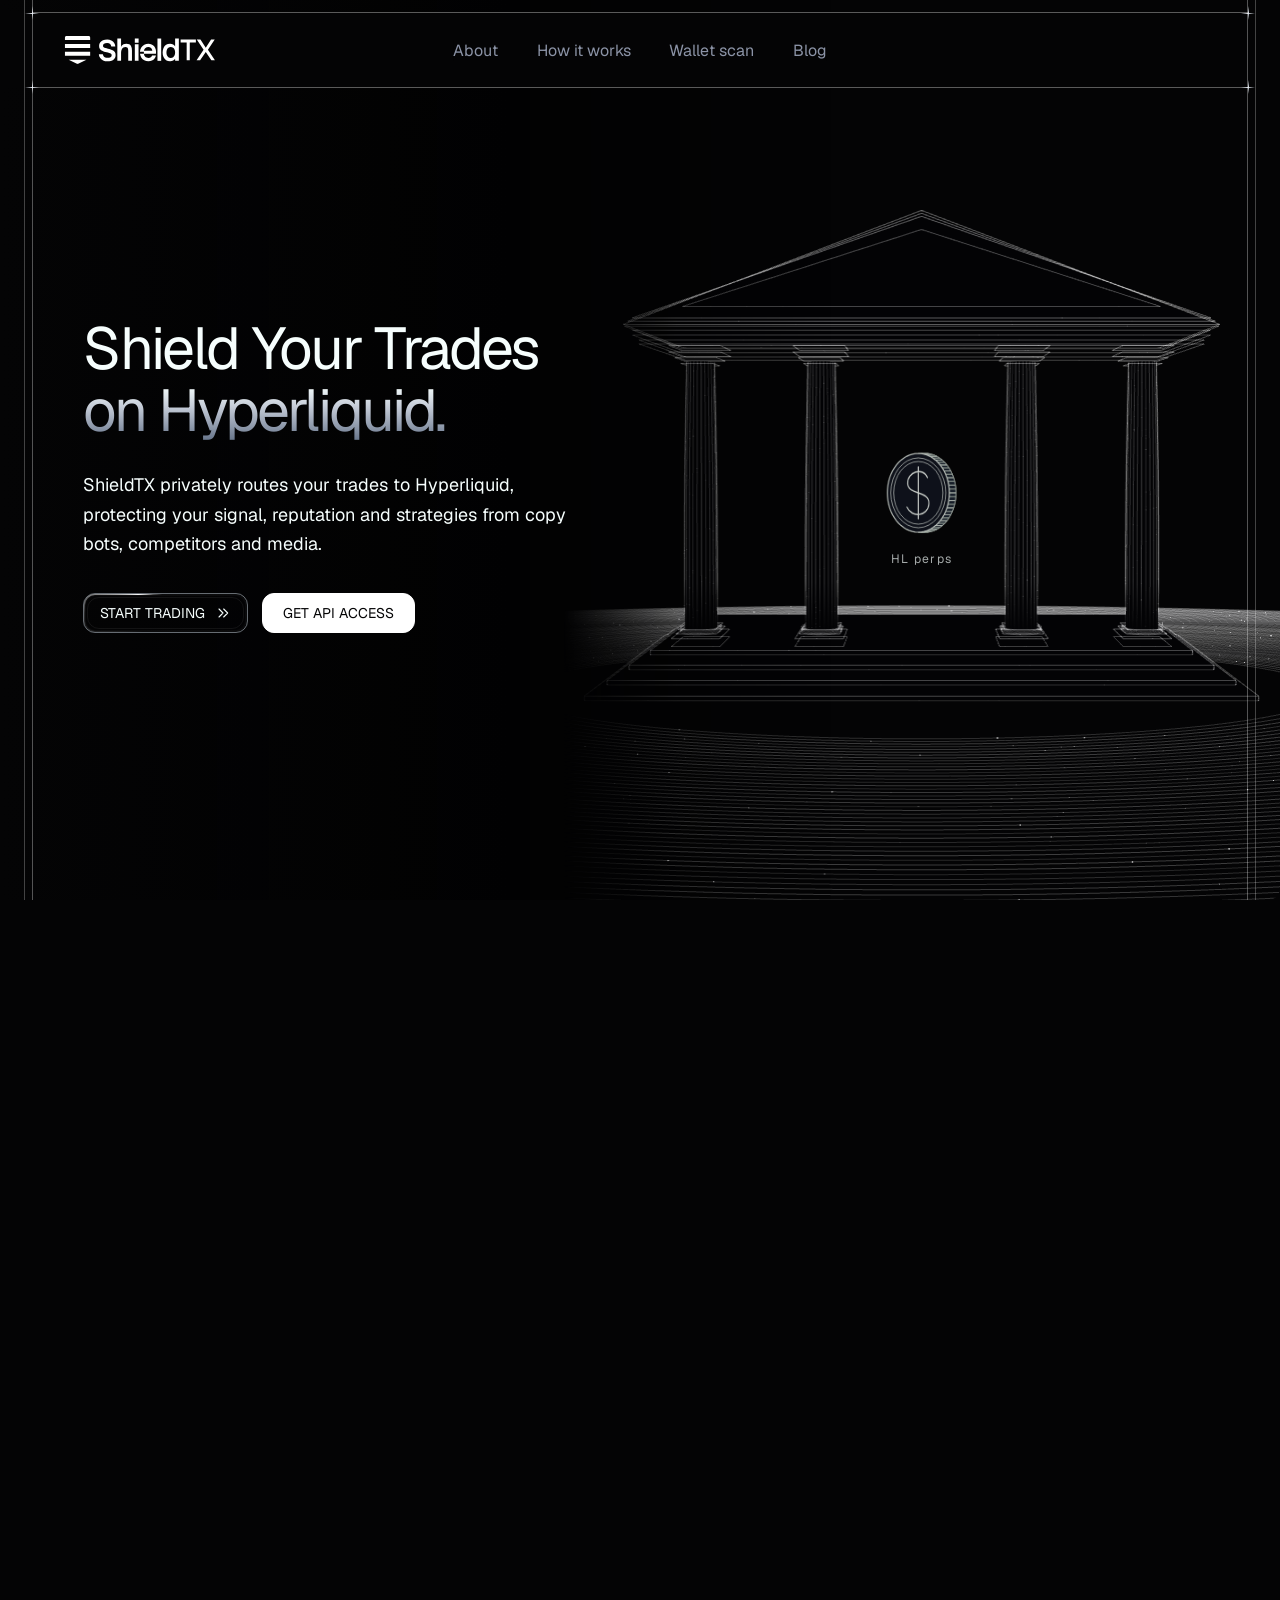
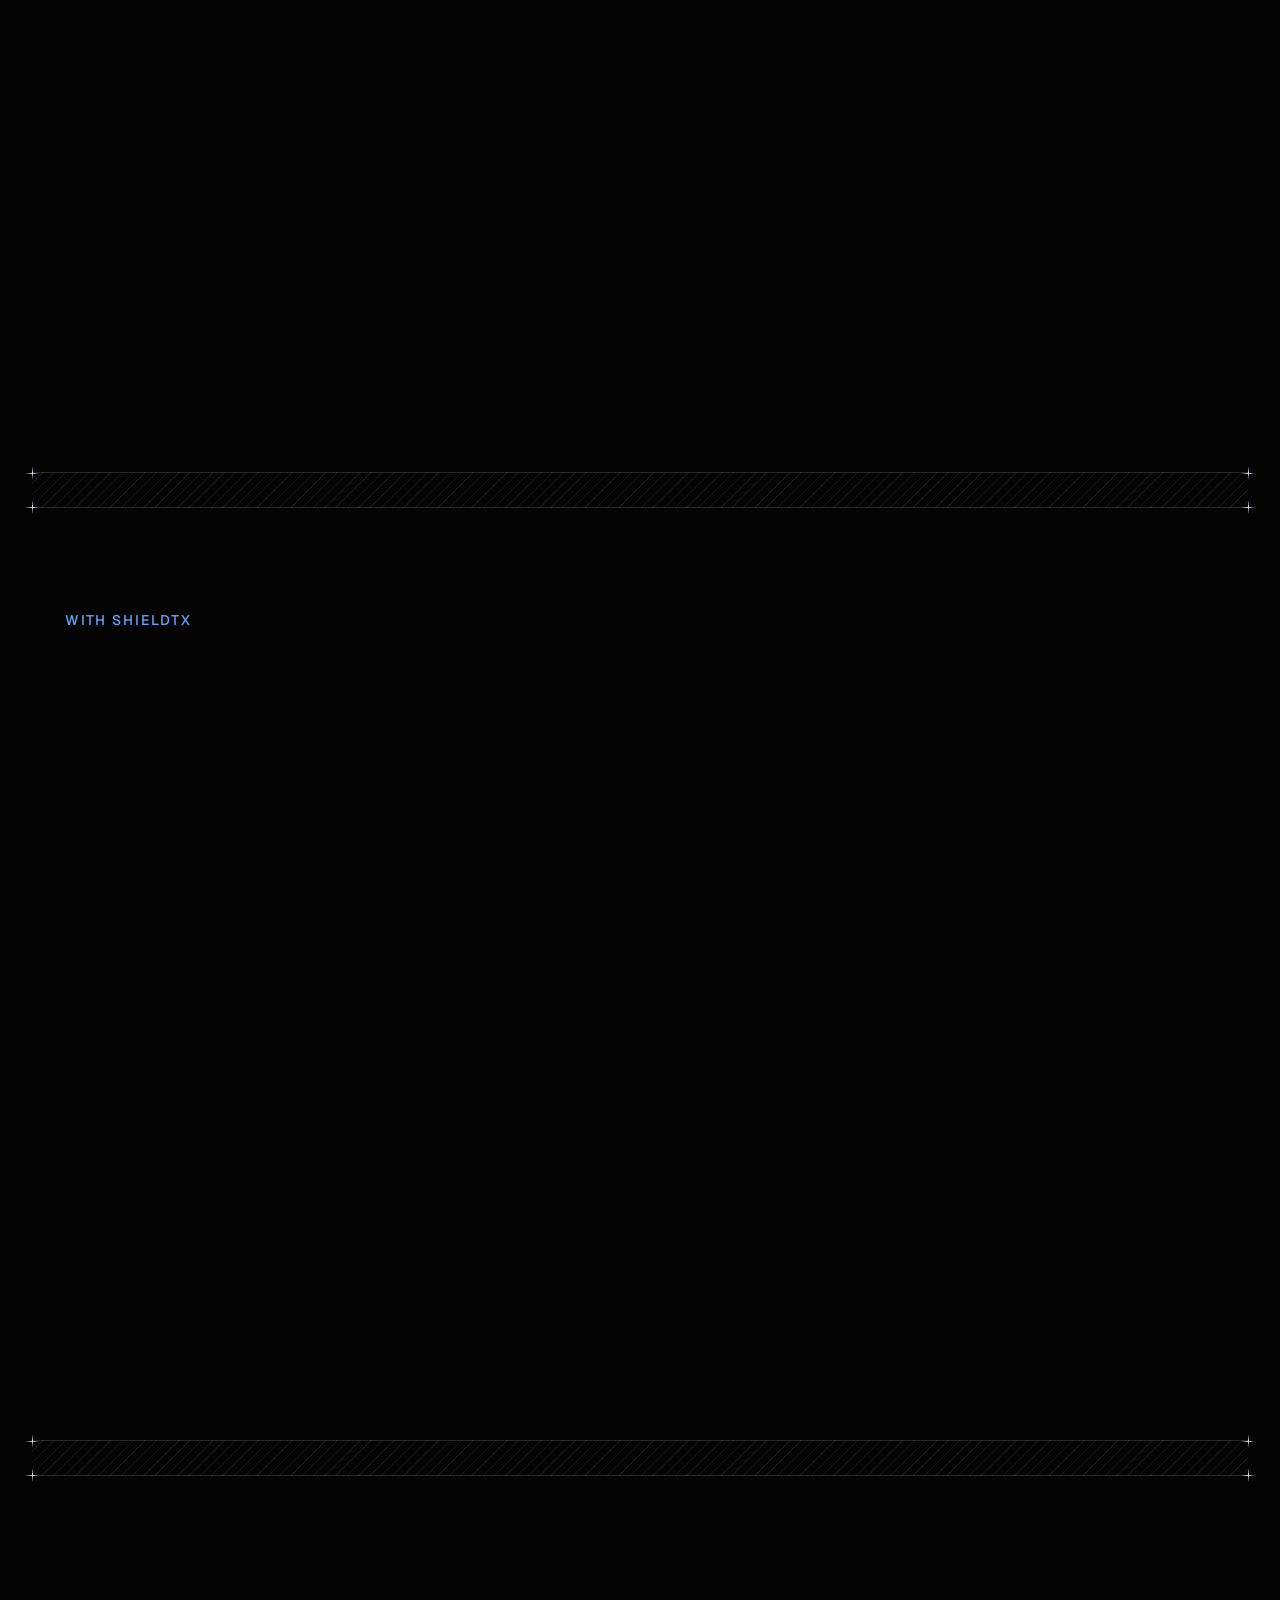
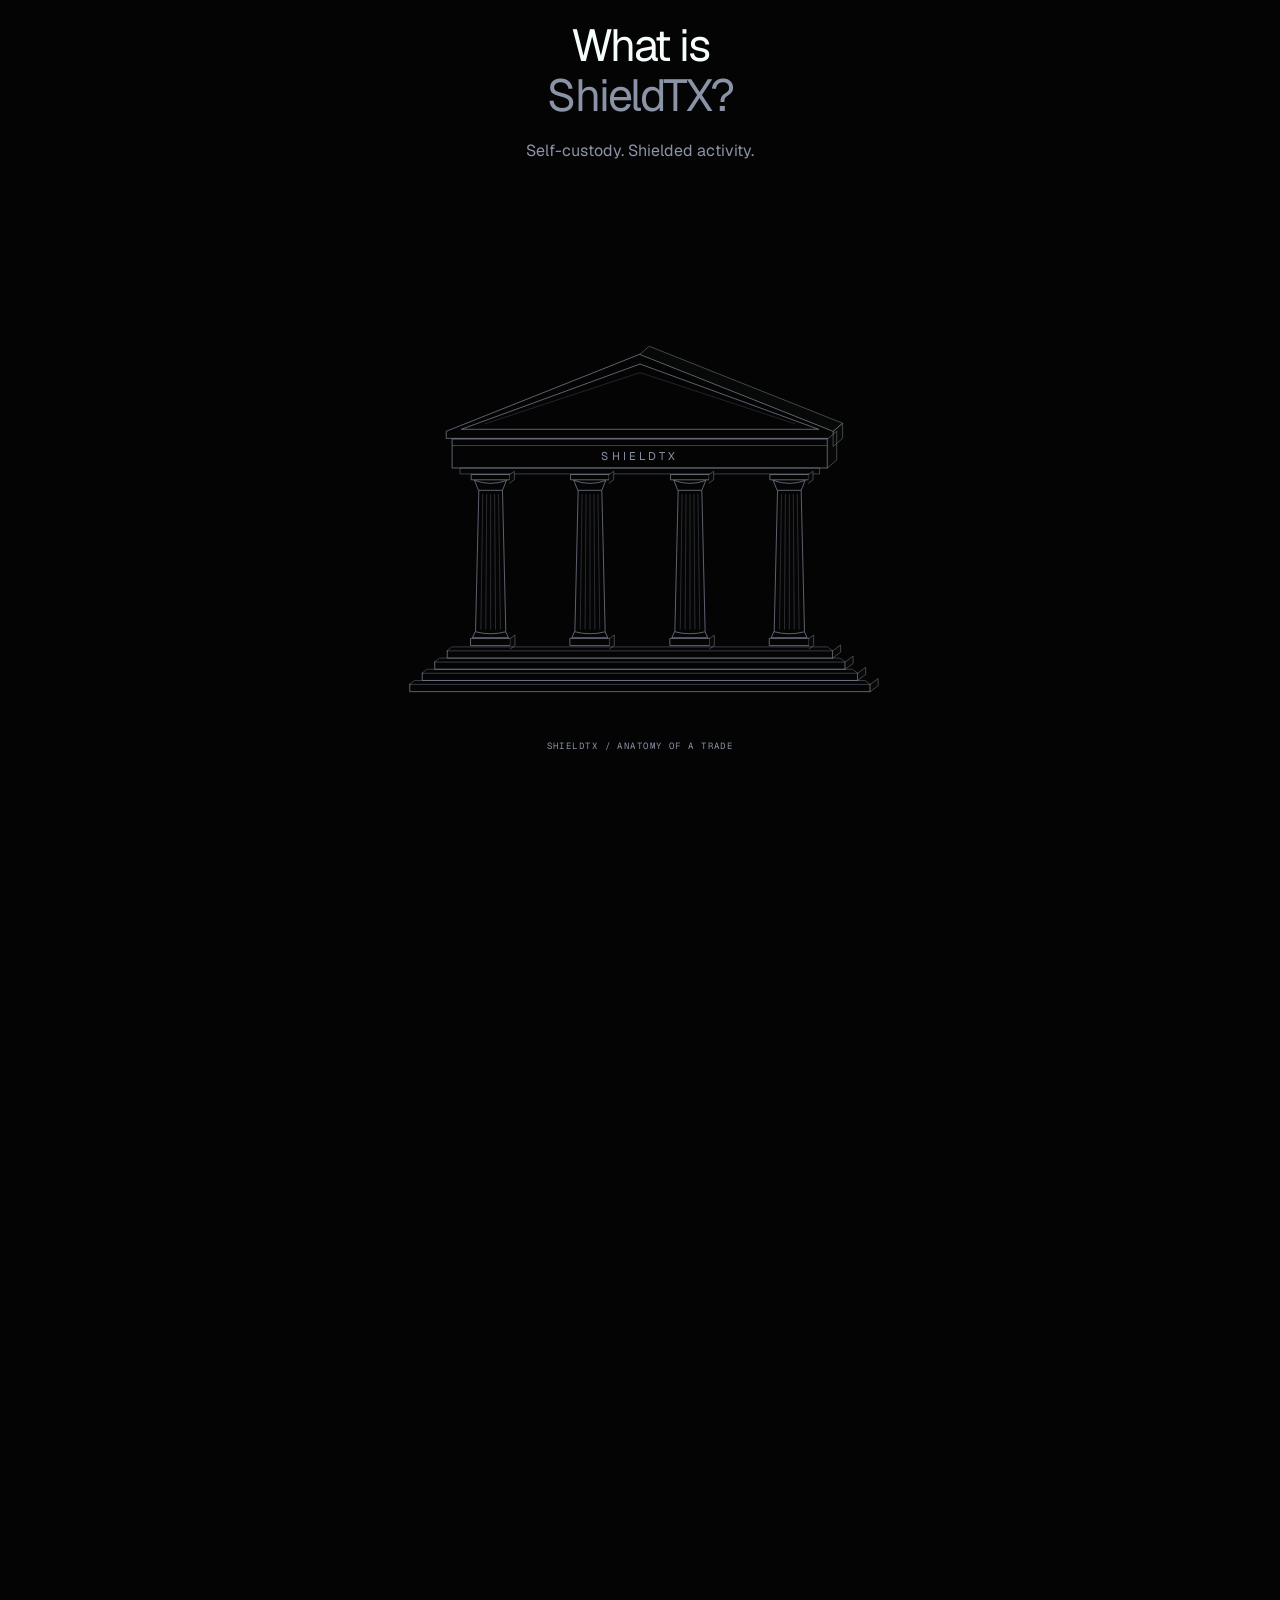
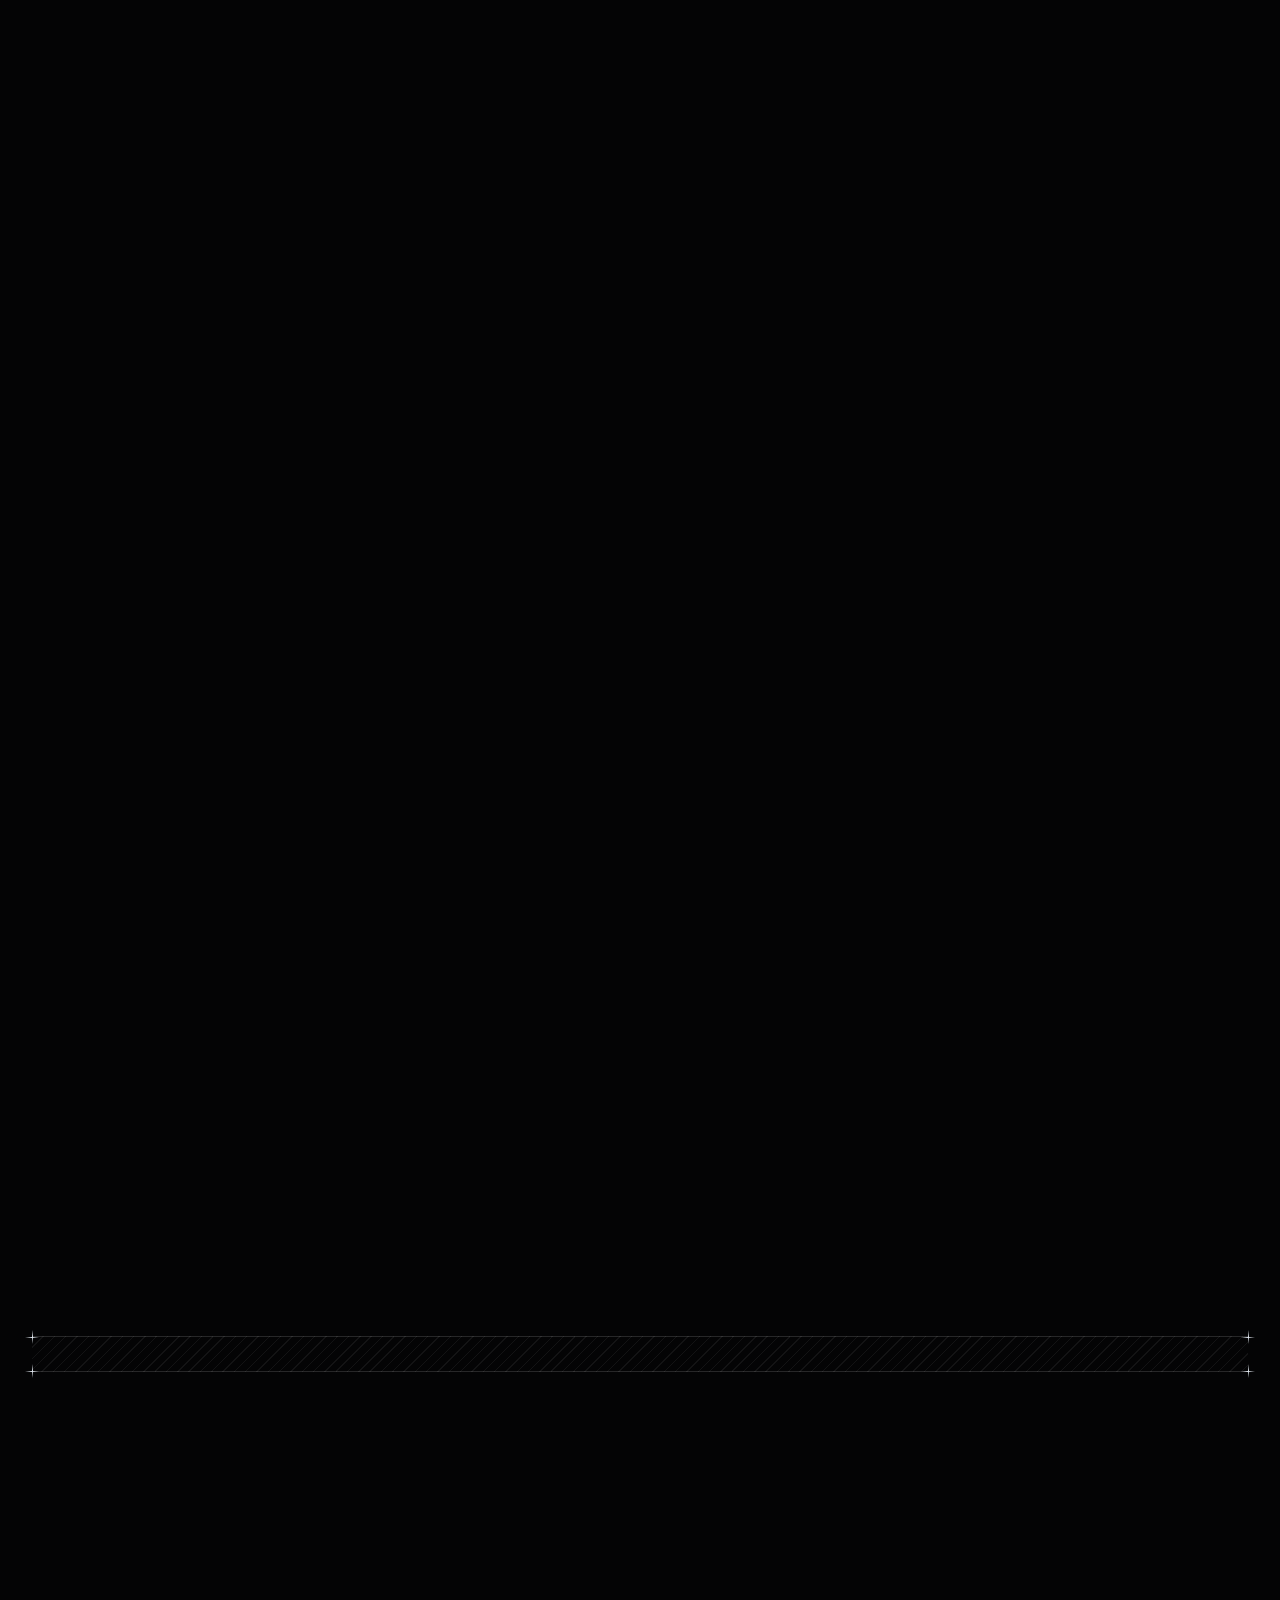
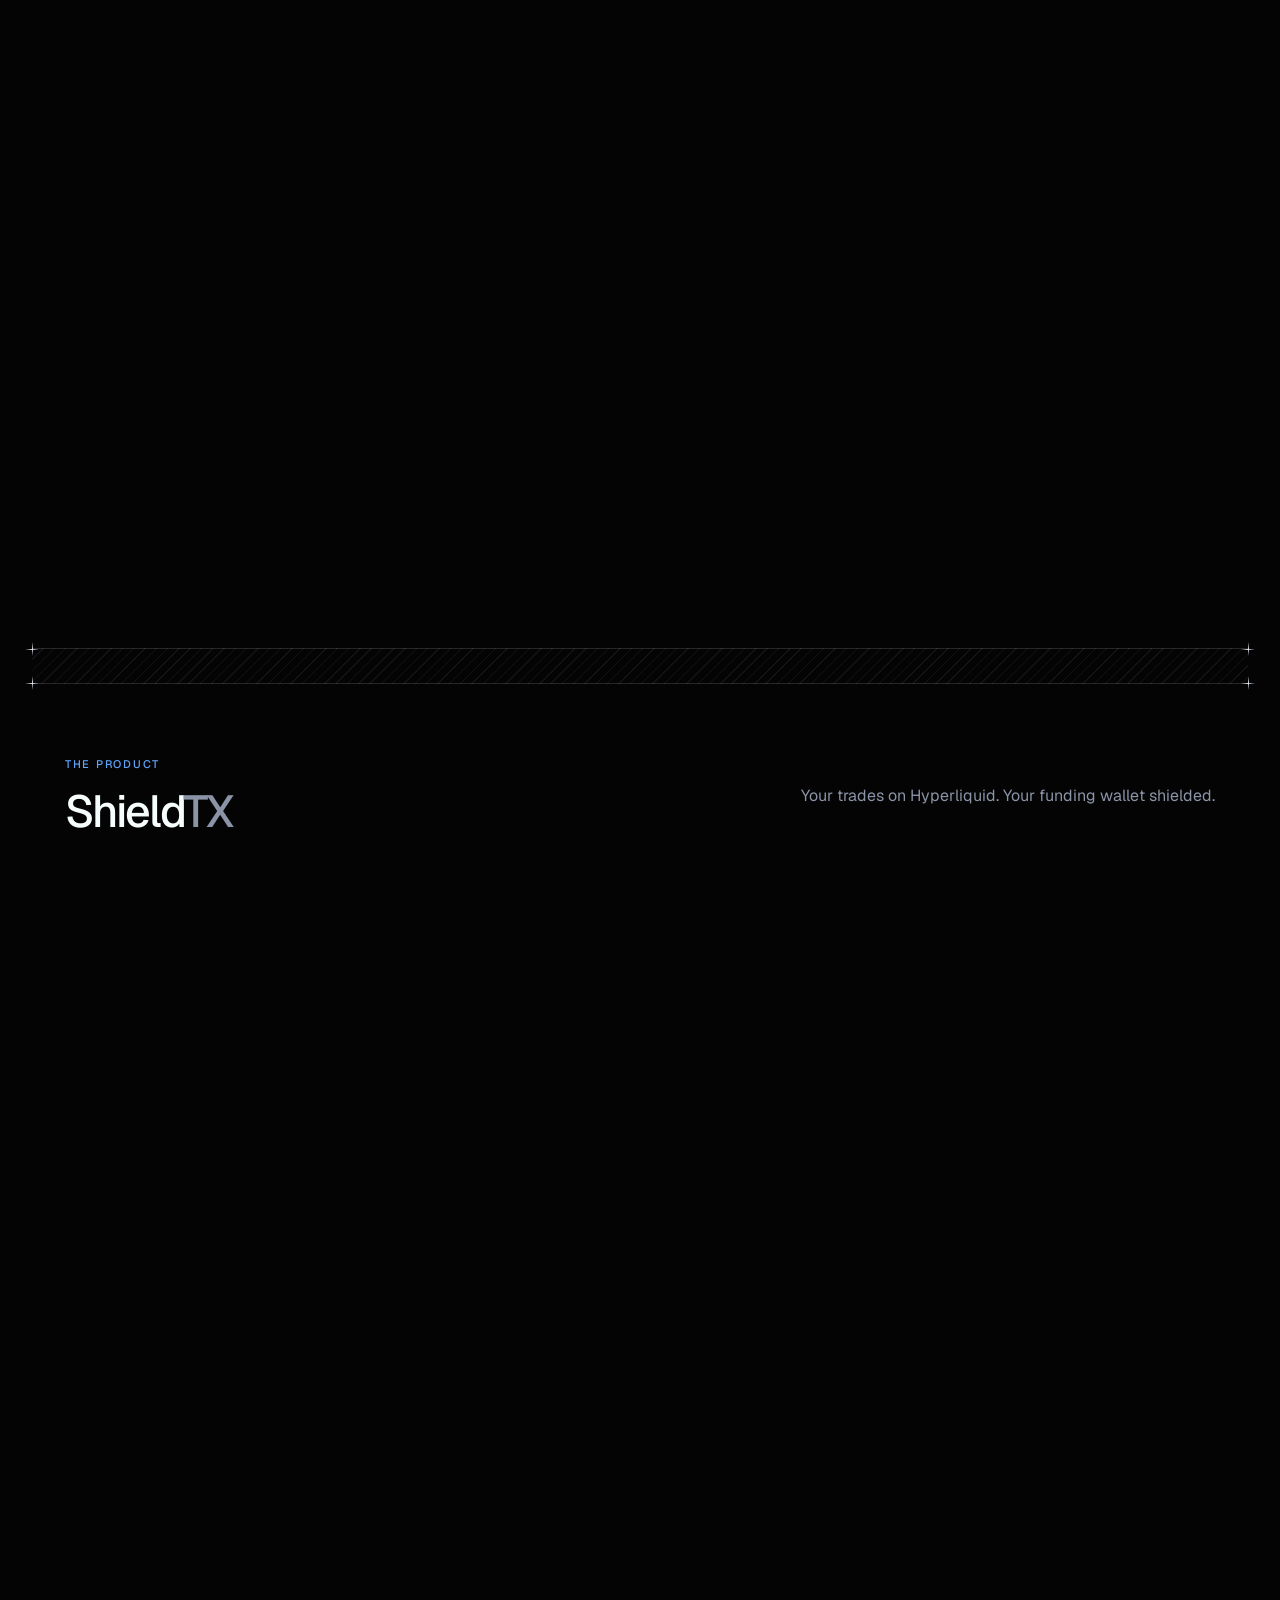
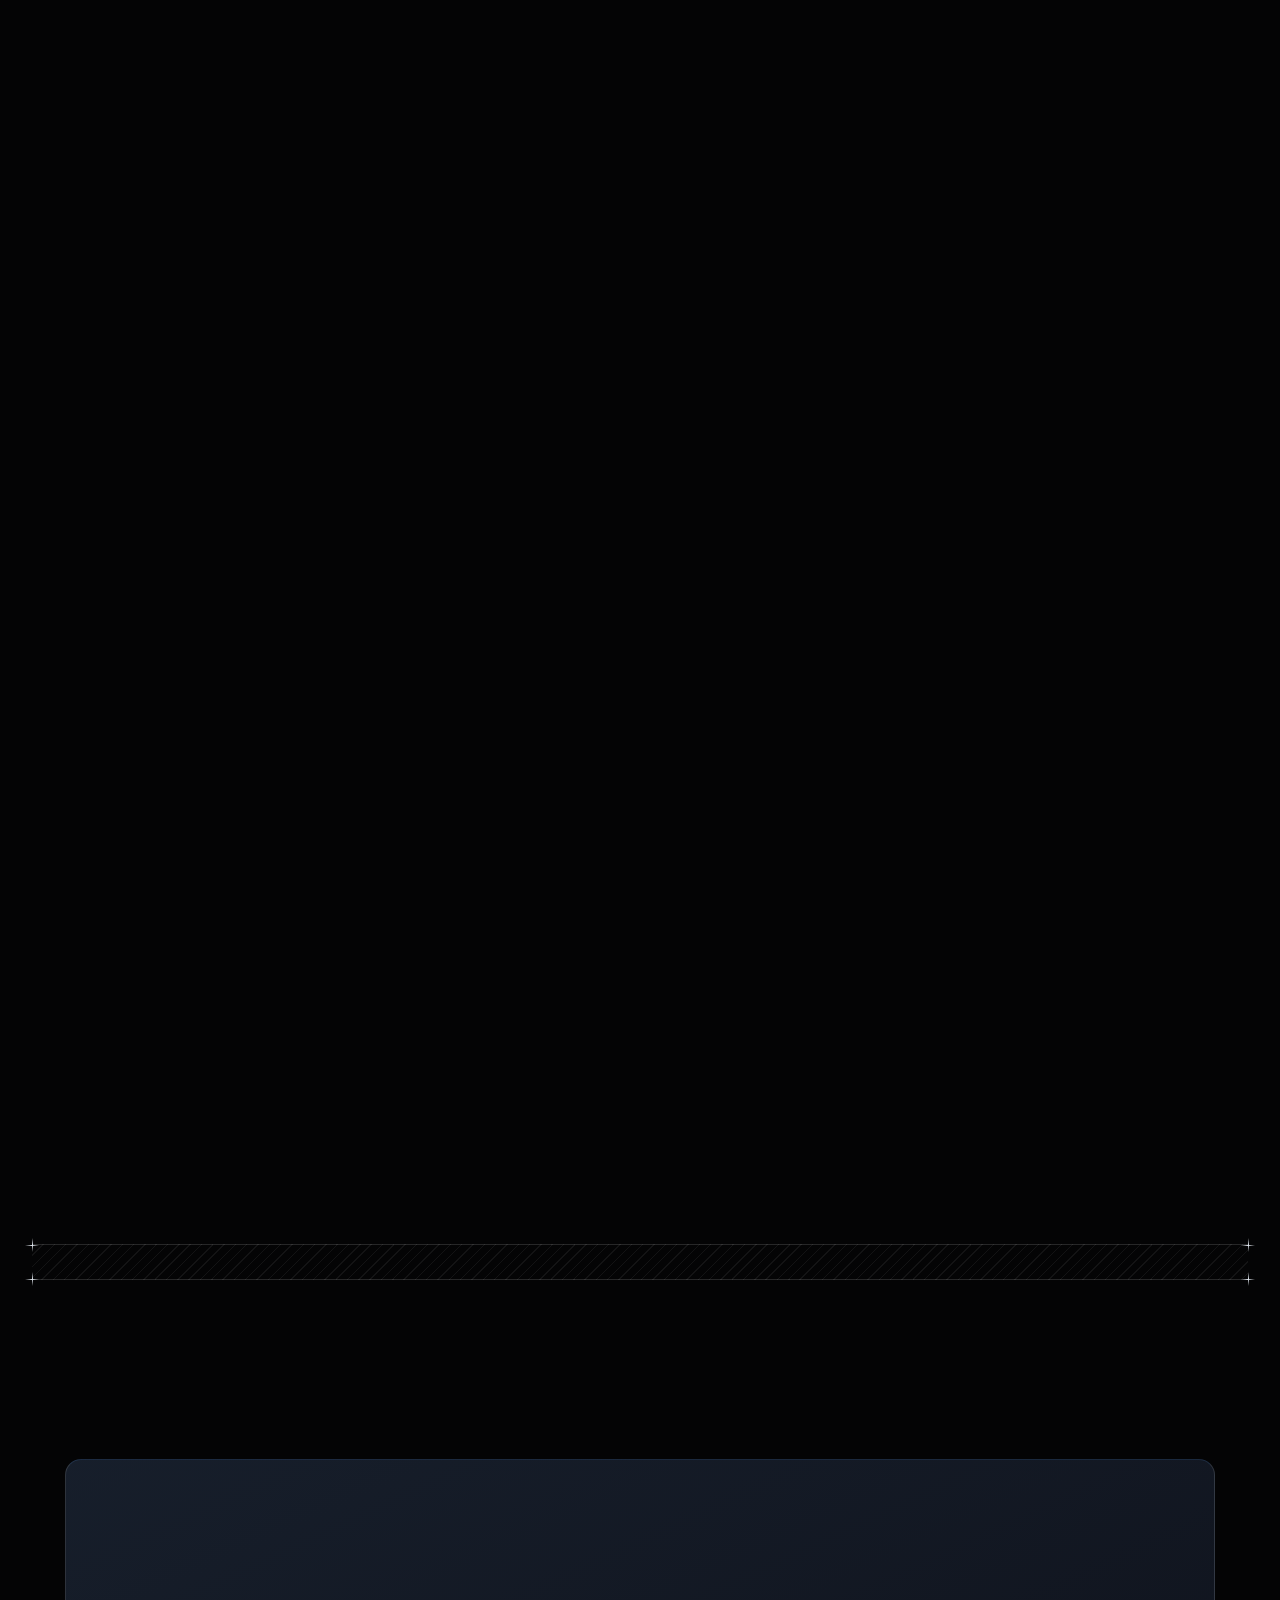
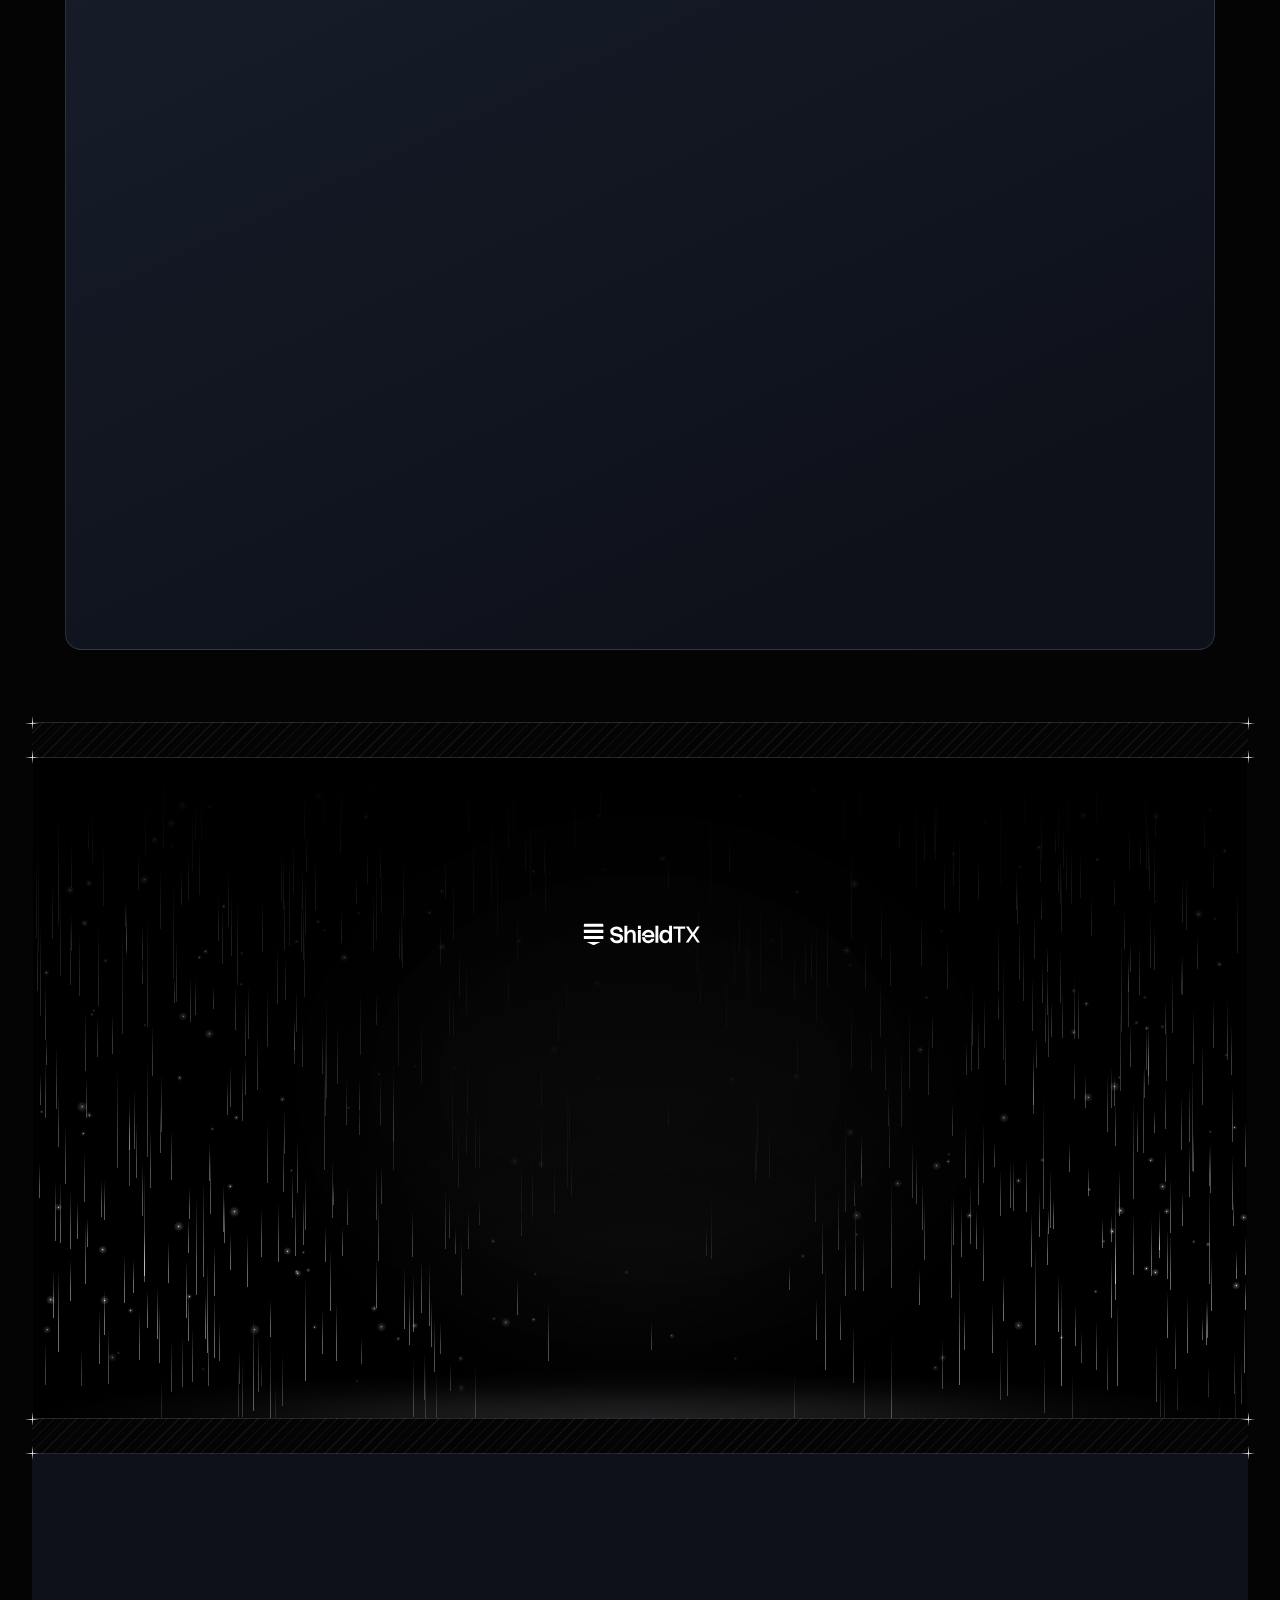
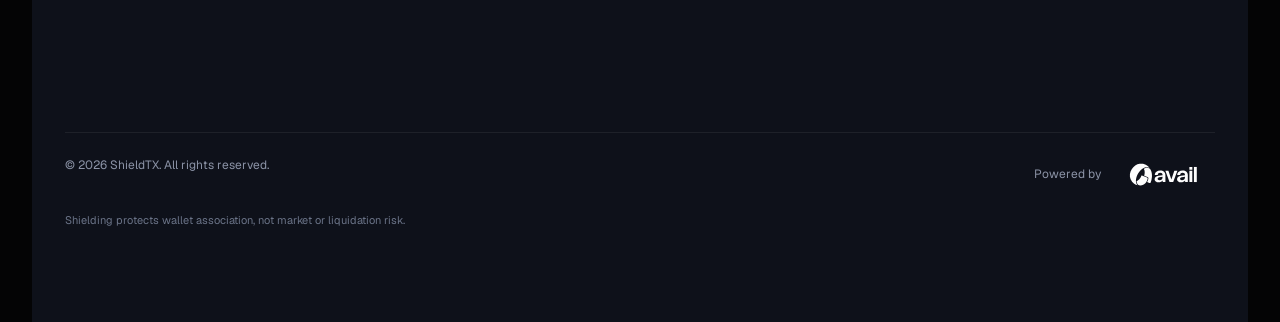
<file: index.html>
<!doctype html>
<html lang="en">
<head>
<meta charset="utf-8"><meta name="viewport" content="width=device-width,initial-scale=1">
<meta name="theme-color" content="#040405"><title>ShieldTX — Your edge. Protected.</title>
<meta name="description" content="Execute Hyperliquid trades from fresh accounts. Shield your wallet association with ShieldTX.">
<link rel="icon" href="assets/shieldtx-logo.svg" type="image/svg+xml">
<script src="scroll-memory.js?v=2"></script>
<link rel="stylesheet" href="style.css?v=90"><link rel="stylesheet" href="loader.css?v=1"><script src="assets/three.min.js" defer></script><script src="hero-filaments.js?v=26" defer></script><script src="app.js?v=8" defer></script><script src="trade-flow.js?v=16" defer></script><script src="flow-art-fill.js?v=1" defer></script>
<link rel="stylesheet" href="product-showcase.css?v=14">
<script src="assets/gsap.min.js" defer></script><script src="assets/ScrollTrigger.min.js" defer></script><script src="product-showcase.js?v=2" defer></script>
</head>
<body>
<div class="site-loader" aria-hidden="true"><div class="site-loader-arrive"><div class="site-loader-mark"><div class="site-loader-band"></div><div class="site-loader-band"></div><div class="site-loader-band"></div><div class="site-loader-band"></div></div></div></div>
<script src="loader.js?v=1"></script>
<a class="skip" href="#main">Skip to content</a>
<div class="page-rails" aria-hidden="true"></div>
<header class="site-header"><div class="nav-frame frame">
<span class="rail-cross top-left" aria-hidden="true"></span><span class="rail-cross top-right" aria-hidden="true"></span><span class="rail-cross bottom-left" aria-hidden="true"></span><span class="rail-cross bottom-right" aria-hidden="true"></span>
<a class="brand" href="#top" aria-label="ShieldTX home"><img src="assets/shieldtx-logo.svg" alt="ShieldTX" width="136" height="34"></a>
<nav id="navigation" aria-label="Main navigation"><a href="#problem">About</a><a href="#how-it-works">How it works</a><button class="scan-open nav-scan" type="button">Wallet scan</button><a href="https://www.shieldtx.xyz/blog" target="_blank" rel="noopener">Blog</a></nav>
<button class="menu-toggle" aria-label="Open navigation" aria-controls="navigation" aria-expanded="false"><span></span><span></span></button>
</div></header>
<main id="main">
<section class="hero" id="top" aria-labelledby="hero-title">
<div class="institution-scene hero-institution" data-institution="hero" role="img" aria-label="An institution with four front pillars and a rotating dollar coin labeled HL perps"></div>
<div class="hero-shade" aria-hidden="true"></div>
<div class="hero-copy"><h1 id="hero-title"><span>Shield Your Trades</span><span class="silver-text">on Hyperliquid.</span></h1>
<p>ShieldTX privately routes your trades to Hyperliquid, protecting your signal, reputation and strategies from copy bots, competitors and media.</p>
<div class="actions"><a class="button bevel" href="https://beta.shieldtx.xyz/" target="_blank" rel="noopener">Start trading <svg class="cta-chevron" width="16" height="16" viewBox="0 0 24 24" fill="none" stroke="currentColor" stroke-width="1.6" stroke-linecap="round" stroke-linejoin="round" aria-hidden="true"><path d="m6 6 6 6-6 6m7-12 6 6-6 6"/></svg></a><a class="button light" href="https://www.shieldtx.xyz/request-access" target="_blank" rel="noopener">Get API access</a></div>
</div>
</section>
<section class="section frame" id="problem">
<div class="section-heading"><div class="exposure-title-group"><p class="exposure-eyebrow">WITHOUT SHIELDTX</p><h2>Every trade <span>is watched.</span></h2></div><p>Protect your reputation, alpha and strategies.<br>See what your public trading activity reveals.</p></div>
<div class="exposure-window window">
<aside class="app-sidebar"><span class="sidebar-label">YOUR PUBLIC FOOTPRINT</span><div class="exposure-tabs" role="tablist" aria-label="Explore wallet visibility" aria-orientation="vertical"><button class="sidebar-item active" role="tab" id="exposure-tab-0" data-exposure="0" aria-selected="true" aria-controls="exposure-panel" tabindex="0"><span aria-hidden="true">◎</span> Wallet exposure</button><button class="sidebar-item" role="tab" id="exposure-tab-1" data-exposure="1" aria-selected="false" aria-controls="exposure-panel" tabindex="-1"><span aria-hidden="true">⌁</span> Copy bots</button><button class="sidebar-item" role="tab" id="exposure-tab-2" data-exposure="2" aria-selected="false" aria-controls="exposure-panel" tabindex="-1"><span aria-hidden="true">♧</span> Public leaks</button><button class="sidebar-item" role="tab" id="exposure-tab-3" data-exposure="3" aria-selected="false" aria-controls="exposure-panel" tabindex="-1"><span aria-hidden="true">▤</span> Compliance Risk</button></div><span class="sidebar-label">SHIELDTX</span><a class="sidebar-item" href="#how-it-works"><span>◇</span> How it works</a><a class="sidebar-item" href="#trust"><span>⊞</span> Trust model</a><a class="sidebar-item" href="https://www.shieldtx.xyz/blog" target="_blank" rel="noopener"><span>↗</span> Blog</a><div class="sidebar-bottom">PUBLIC DATA ONLY</div></aside>
<div class="exposure-main" id="wallet-scan"><div class="window-bar"><span id="exposure-view">Wallet exposure</span><span>PUBLIC DATA ONLY</span></div><div id="exposure-panel" role="tabpanel" aria-labelledby="exposure-tab-0"><div class="scan-visual"><div class="radar" aria-hidden="true"><svg class="exposure-threat-rays" viewBox="0 0 600 600"></svg><div class="radar-sweep"></div><i></i><i></i><i></i><i></i><div class="radar-core"><div class="exposure-coin"><span class="coin-edge" style="--depth:-2px"></span><span class="coin-edge" style="--depth:-1px"></span><span class="coin-edge" style="--depth:0px"></span><span class="coin-edge" style="--depth:1px"></span><span class="coin-edge" style="--depth:2px"></span><img class="coin-face coin-front" src="assets/exposure-coin.svg" alt="" width="100" height="100"><img class="coin-face coin-back" src="assets/exposure-coin.svg" alt="" width="100" height="100"></div></div><span class="radar-dot d1"></span><span class="radar-dot d2"></span><span class="radar-dot d3"></span></div><button class="radar-label rl1" data-exposure-label="1" aria-pressed="false" aria-controls="exposure-panel">COPY BOTS</button><button class="radar-label rl2" data-exposure-label="3" aria-pressed="false" aria-controls="exposure-panel">COMPLIANCE RISK</button><button class="radar-label rl3" data-exposure-label="2" aria-pressed="false" aria-controls="exposure-panel">PUBLIC LEAKS</button></div><div class="scan-copy"><h3 id="exposure-panel-title">Your edge is leaking.</h3><p id="exposure-panel-copy">Discover what your public trading is costing you.</p><button class="button bevel scan-open">Check my wallet <svg class="cta-chevron" width="16" height="16" viewBox="0 0 24 24" fill="none" stroke="currentColor" stroke-width="1.6" stroke-linecap="round" stroke-linejoin="round" aria-hidden="true"><path d="m6 6 6 6-6 6m7-12 6 6-6 6"/></svg></button><span class="scan-note">No wallet connection required.</span></div></div></div>
</div>

<div class="exposure-summary"><article><h3><span aria-hidden="true">◎</span> Copy bots.</h3><p>Skim profits and bleed your edge.</p></article><article><h3><span aria-hidden="true">↗</span> Public leaks.</h3><p>Headlines damage your reputation.</p></article><article><h3><span aria-hidden="true">◇</span> Compliance Risk.</h3><p>Compliance teams block your access.</p></article></div>
</section>
<div class="section-divider frame" aria-hidden="true"><span class="rail-cross top-left"></span><span class="rail-cross top-right"></span><span class="rail-cross bottom-left"></span><span class="rail-cross bottom-right"></span></div>
<section class="section frame" id="how-it-works"><div class="flow-sticky">
<div class="section-heading"><div class="flow-heading"><span class="section-eyebrow">WITH SHIELDTX</span><h2>Shield your <span>trades.</span></h2></div><p>Your funding wallet stays separate from your trading wallet. Nothing on-chain links the two.</p></div>
<div class="flow-window window"><div class="window-bar"><span>ShieldTX / The trade flow</span><span class="flow-status"><i></i> <span class="trade-counter">TRADE 01</span></span></div>
<div class="flow-diagram" data-phase="0"><svg class="trade-routes" aria-hidden="true"><defs><marker id="trade-arrow" viewBox="0 0 8 8" refX="7" refY="4" markerWidth="5" markerHeight="5" orient="auto"><path d="m1 1 6 3-6 3" fill="none" stroke="currentColor"/></marker></defs><path/><path/><path/><path class="trade-return"/></svg><div class="flow-token" aria-hidden="true"><img src="assets/exposure-coin.svg" alt=""></div><article class="flow-node is-active" data-node="0"><div class="flow-art"><svg class="flow-object wallet" id="fund-wallet" viewBox="-75 -75 150 150" fill="none" aria-hidden="true"><path class="wallet-back" d="M-55-30 37-48 37 19-55 36Z"/><path class="wallet-back-edge" d="M37-48-55-30-55 36"/><path class="wallet-back-inner" d="M37-48 37 19-47 34.5"/><path class="wallet-depth" d="M-47-20-55-30M-47 45-55 36"/><path class="wallet-lip" d="M-55-30-47-36 45-53 37-48"/><g class="wallet-flap"><path class="wallet-face" d="M-47-20 48-38 48 27-47 45Z"/></g><path class="wallet-corner" d="M48-38 37-48"/><g class="wallet-clasp"><path d="M35-9 54-13 54 3 35 7Z"/><circle cx="44" cy="-3" r="1.7"/></g></svg></div><span class="flow-node-number">01 / FUND</span><h3>Fund with USDC</h3><p>Fund your ShieldTX balance.</p></article><article class="flow-node " data-node="1"><div class="flow-art"><svg class="engraved-art mini-institution-art" xmlns="http://www.w3.org/2000/svg" viewBox="0 0 280 240" fill="none" stroke="#a8acb1" stroke-width=".7" stroke-linejoin="round" aria-label="Miniature ShieldTX institution"><path d="M31 78 140 35 249 78 240 87H31Z" fill="#0c0d0e" stroke="#6b7279"/><path d="m140 35 8-5 110 42-9 6" stroke="#4a5158"/><path d="M31 78.0 140 35 249 78.0Z" stroke-opacity="1.0"/><path d="M34 77.1 140 38 246 77.1Z" stroke-opacity="0.8049999999999999"/><path d="M38 75.9 140 42 242 75.9Z" stroke-opacity="0.5449999999999999"/><path d="M52 74 140 43 228 74Z" stroke-opacity=".4"/><path d="M32 80H248V91H32Z" fill="#0b0c0d"/><path d="M35 84H245M35 88H245" stroke-opacity=".28"/><text x="140" y="87" text-anchor="middle" font-family="Arial, sans-serif" font-size="6" letter-spacing="1.8" stroke="none" fill="#bcc4c6">SHIELDTX</text><path d="M48 92h22v5h-22ZM51 98h16v4h-16Z" fill="#0d0e0f"/><path d="M53 102H65L67 178H51Z" fill="#0b0c0d"/><path d="M54 103 52.35 177" stroke-opacity=".5"/><path d="M56 103 55.01 177" stroke-opacity=".5"/><path d="M58 103 57.67 177" stroke-opacity=".5"/><path d="M60 103 60.33 177" stroke-opacity=".5"/><path d="M62 103 62.99 177" stroke-opacity=".5"/><path d="M64 103 65.65 177" stroke-opacity=".5"/><ellipse cx="59" cy="179" rx="10" ry="2"/><path d="M47 182h24v6h-24Z" fill="#0c0d0e"/><path d="M90 92h22v5h-22ZM93 98h16v4h-16Z" fill="#0d0e0f"/><path d="M95 102H107L109 178H93Z" fill="#0b0c0d"/><path d="M96 103 94.35 177" stroke-opacity=".5"/><path d="M98 103 97.01 177" stroke-opacity=".5"/><path d="M100 103 99.67 177" stroke-opacity=".5"/><path d="M102 103 102.33 177" stroke-opacity=".5"/><path d="M104 103 104.99 177" stroke-opacity=".5"/><path d="M106 103 107.65 177" stroke-opacity=".5"/><ellipse cx="101" cy="179" rx="10" ry="2"/><path d="M89 182h24v6h-24Z" fill="#0c0d0e"/><path d="M168 92h22v5h-22ZM171 98h16v4h-16Z" fill="#0d0e0f"/><path d="M173 102H185L187 178H171Z" fill="#0b0c0d"/><path d="M174 103 172.35 177" stroke-opacity=".5"/><path d="M176 103 175.01 177" stroke-opacity=".5"/><path d="M178 103 177.67 177" stroke-opacity=".5"/><path d="M180 103 180.33 177" stroke-opacity=".5"/><path d="M182 103 182.99 177" stroke-opacity=".5"/><path d="M184 103 185.65 177" stroke-opacity=".5"/><ellipse cx="179" cy="179" rx="10" ry="2"/><path d="M167 182h24v6h-24Z" fill="#0c0d0e"/><path d="M210 92h22v5h-22ZM213 98h16v4h-16Z" fill="#0d0e0f"/><path d="M215 102H227L229 178H213Z" fill="#0b0c0d"/><path d="M216 103 214.35 177" stroke-opacity=".5"/><path d="M218 103 217.01 177" stroke-opacity=".5"/><path d="M220 103 219.67 177" stroke-opacity=".5"/><path d="M222 103 222.33 177" stroke-opacity=".5"/><path d="M224 103 224.99 177" stroke-opacity=".5"/><path d="M226 103 227.65 177" stroke-opacity=".5"/><ellipse cx="221" cy="179" rx="10" ry="2"/><path d="M209 182h24v6h-24Z" fill="#0c0d0e"/><path d="M46 188h188v5H46Z" fill="#0b0c0d" stroke-opacity="0.75"/><path d="m234 188 5-4v5l-5 4" stroke-opacity=".25"/><path d="M39 194h202v5H39Z" fill="#0b0c0d" stroke-opacity="0.62"/><path d="m241 194 5-4v5l-5 4" stroke-opacity=".25"/><path d="M32 200h216v5H32Z" fill="#0b0c0d" stroke-opacity="0.49"/><path d="m248 200 5-4v5l-5 4" stroke-opacity=".25"/><path d="M25 206h230v5H25Z" fill="#0b0c0d" stroke-opacity="0.36"/><path d="m255 206 5-4v5l-5 4" stroke-opacity=".25"/><g class="mini-bank-seal" visibility="hidden" stroke="#a5b9b0"><circle cx="140" cy="139" r="17" fill="#0b0d0d"/><circle cx="140" cy="139" r="14.5" stroke-opacity=".6"/><path d="M144 133c-10-5-14 5-4 7s9 13-4 7M140 129v21" stroke-width=".65"/></g><g fill="#d4d7d9" stroke="none"><circle cx="61" cy="66" r=".9"/><circle cx="217" cy="154" r=".8"/><circle cx="105" cy="184" r=".8"/></g></svg></div><span class="flow-node-number">02 / SHIELD</span><h3>ShieldTX</h3><p>Shield your wallet association.</p></article><article class="flow-node " data-node="2"><div class="flow-art"><svg class="flow-object wallet" id="fresh-wallet" viewBox="-85 -90 180 180" fill="none" aria-hidden="true"><g class="account-placeholder"><path d="M-55-30 37-48 37 19-55 36Z"/><path d="M-55-30-47-36 45-53 37-48"/><path d="M-47-20 48-38 48 27-47 45Z"/><path d="M-47-20-55-30M-47 45-55 36"/><path d="M35-9 54-13 54 3 35 7Z"/><circle cx="44" cy="-3" r="1.7"/></g><g class="account-history history-two" transform="translate(-19 -17)"><path d="M-55-30 37-48 37 19-55 36Z"/><path d="M-47-20 48-38 48 27-47 45Z"/></g><g class="account-history history-one" transform="translate(-9 -8)"><path d="M-55-30 37-48 37 19-55 36Z"/><path d="M-47-20 48-38 48 27-47 45Z"/></g><g class="account-current"><path class="wallet-back" d="M-55-30 37-48 37 19-55 36Z"/><path class="wallet-back-edge" d="M37-48-55-30-55 36"/><path class="wallet-lip" d="M-55-30-47-36 45-53 37-48"/><g class="wallet-flap"><path class="wallet-face" d="M-47-20 48-38 48 27-47 45Z"/><path d="M-47-20-55-30M-47 45-55 36M48-38 37-48"/></g><g class="wallet-clasp"><path d="M35-9 54-13 54 3 35 7Z"/><circle cx="44" cy="-3" r="1.7"/></g><path class="new-plus" d="M64-56V-38M55-47H73"/><text class="account-number" x="0" y="66">ACCOUNT 01</text></g></svg></div><span class="flow-node-number">03 / CREATE</span><h3>New trading account</h3><p>A new account for each trade.</p></article><article class="flow-node " data-node="3"><div class="flow-art"><svg id="execution" class="flow-object execution" viewBox="-80 -70 170 140" fill="none" aria-hidden="true"><rect class="monitor-shell" x="-68" y="-49" width="136" height="92" rx="3"/><rect class="monitor-screen" x="-59" y="-39" width="118" height="68" rx="1"/><path class="back-edge" d="M-59 7H59M-59-15H59M-23-39V29M20-39V29"/><g class="candles" stroke-width="1.2"><path d="M-46 0V19M-31-12V12M-16-6V18M-1-27V1M14-15V9M29-32V-6M44-28V-2"/><path stroke-width="3" d="M-46 5V13M-31-7V4M-16 0V11M-1-21V-7M14-10V3M29-27V-12M44-22V-8"/></g><path class="chart-trace" d="M-49 15-33 3-18 8-2-13 14-3 30-23 47-18"/><path d="M-11 43V56H11V43M-29 58H29"/><circle cx="0" cy="36" r="1.2"/><path class="execution-check" d="M43 34 48 39 58 29"/></svg></div><span class="flow-node-number">04 / EXECUTE</span><h3>Hyperliquid execution</h3><p>Execute on the same orderbook.</p></article></div>
<div class="flow-tabs" role="group" aria-label="Explore the trade flow"><button data-step="0" aria-pressed="true"><small>01</small> Fund</button><button data-step="1" aria-pressed="false"><small>02</small> Shield</button><button data-step="2" aria-pressed="false"><small>03</small> Open</button><button data-step="3" aria-pressed="false"><small>04</small> Execute</button></div>
<div class="flow-playback"><span class="flow-mode">SCROLL TO FOLLOW THE FIRST TRADE</span><button class="flow-replay" type="button" hidden>Follow animation ↻</button></div><div class="flow-caption" aria-live="polite"><span id="step-count">01 / 04</span><p id="step-copy">Your wallet opens. USDC moves into your ShieldTX balance.</p></div></div>
</div></section>
<div class="section-divider frame" aria-hidden="true"><span class="rail-cross top-left"></span><span class="rail-cross top-right"></span><span class="rail-cross bottom-left"></span><span class="rail-cross bottom-right"></span></div>
<section class="section frame anatomy-section" id="product" aria-label="Four parts working as one">
<div class="anatomy-stage" data-focus="all">
<div class="anatomy-intro"><h2>What is<br><span>ShieldTX?</span></h2><p>Self-custody. Shielded activity.</p></div>
<figure class="anatomy-figure"><svg xmlns="http://www.w3.org/2000/svg" class="anatomy-model" role="img" aria-label="ShieldTX institution, with roof, coin, pillars and stairs" viewBox="0 0 760 620" fill="none" stroke="currentColor" stroke-width="1" stroke-linejoin="round" stroke-linecap="round"><g data-part="roof"><path d="M86 181 380 64 674 181 674 192H86Z" /><path d="M109 178 380 79 651 178Z" /><path d="M144 170 380 92 616 170" opacity=".35" /><path d="M95 193H665V237H95Z" /><path d="M95 203H665M107 237H653V246H107Z" opacity=".65" /><text x="380" y="225" stroke="none" fill="currentColor" text-anchor="middle" font-family="Arial, sans-serif" font-size="17" letter-spacing="5">SHIELDTX</text><path d="M380 64l14-12 294 117-14 12ZM674 181l14-12v23l-14 12ZM665 193l14-12v44l-14 12Z" fill="#070808" stroke="#747a77" stroke-width=".85" class="architecture-depth" /></g><g data-part="pillars"><g transform="translate(153 0)"><path d="M-29 247H29V255H-29ZM-24 256Q0 265 24 256L18 271H-18Z" /><path d="M-18 272L-23 485M18 272L23 485" /><path d="M-23 486Q0 492 23 486L27 495H-27Z" /><path d="M-30 496H30V507H-30Z" /><path d="M-12 277L-14.879999999999999 482" stroke-width=".9" opacity=".48" /><path d="M-6 277L-7.4399999999999995 482" stroke-width=".9" opacity=".48" /><path d="M0 277L0.0 482" stroke-width=".9" opacity=".48" /><path d="M6 277L7.4399999999999995 482" stroke-width=".9" opacity=".48" /><path d="M12 277L14.879999999999999 482" stroke-width=".9" opacity=".48" /></g><g transform="translate(304 0)"><path d="M-29 247H29V255H-29ZM-24 256Q0 265 24 256L18 271H-18Z" /><path d="M-18 272L-23 485M18 272L23 485" /><path d="M-23 486Q0 492 23 486L27 495H-27Z" /><path d="M-30 496H30V507H-30Z" /><path d="M-12 277L-14.879999999999999 482" stroke-width=".9" opacity=".48" /><path d="M-6 277L-7.4399999999999995 482" stroke-width=".9" opacity=".48" /><path d="M0 277L0.0 482" stroke-width=".9" opacity=".48" /><path d="M6 277L7.4399999999999995 482" stroke-width=".9" opacity=".48" /><path d="M12 277L14.879999999999999 482" stroke-width=".9" opacity=".48" /></g><g transform="translate(456 0)"><path d="M-29 247H29V255H-29ZM-24 256Q0 265 24 256L18 271H-18Z" /><path d="M-18 272L-23 485M18 272L23 485" /><path d="M-23 486Q0 492 23 486L27 495H-27Z" /><path d="M-30 496H30V507H-30Z" /><path d="M-12 277L-14.879999999999999 482" stroke-width=".9" opacity=".48" /><path d="M-6 277L-7.4399999999999995 482" stroke-width=".9" opacity=".48" /><path d="M0 277L0.0 482" stroke-width=".9" opacity=".48" /><path d="M6 277L7.4399999999999995 482" stroke-width=".9" opacity=".48" /><path d="M12 277L14.879999999999999 482" stroke-width=".9" opacity=".48" /></g><g transform="translate(607 0)"><path d="M-29 247H29V255H-29ZM-24 256Q0 265 24 256L18 271H-18Z" /><path d="M-18 272L-23 485M18 272L23 485" /><path d="M-23 486Q0 492 23 486L27 495H-27Z" /><path d="M-30 496H30V507H-30Z" /><path d="M-12 277L-14.879999999999999 482" stroke-width=".9" opacity=".48" /><path d="M-6 277L-7.4399999999999995 482" stroke-width=".9" opacity=".48" /><path d="M0 277L0.0 482" stroke-width=".9" opacity=".48" /><path d="M6 277L7.4399999999999995 482" stroke-width=".9" opacity=".48" /><path d="M12 277L14.879999999999999 482" stroke-width=".9" opacity=".48" /></g><path d="M182 247l7-5v13l-7 5M183 496l7-5v16l-7 5" fill="#070808" stroke="#747a77" stroke-width=".85" class="architecture-depth" /><path d="M333 247l7-5v13l-7 5M334 496l7-5v16l-7 5" fill="#070808" stroke="#747a77" stroke-width=".85" class="architecture-depth" /><path d="M485 247l7-5v13l-7 5M486 496l7-5v16l-7 5" fill="#070808" stroke="#747a77" stroke-width=".85" class="architecture-depth" /><path d="M636 247l7-5v13l-7 5M637 496l7-5v16l-7 5" fill="#070808" stroke="#747a77" stroke-width=".85" class="architecture-depth" /></g><g data-part="stairs"><path d="M95 509H665L673 515H87Z" opacity=".6" /><path d="M87 515V526H673V515" /><path d="M76 526H684L692 532H68Z" opacity=".6" /><path d="M68 532V543H692V532" /><path d="M57 543H703L711 549H49Z" opacity=".6" /><path d="M49 549V560H711V549" /><path d="M38 560H722L730 566H30Z" opacity=".6" /><path d="M30 566V577H730V566" /><path d="M673 515l12-9v11l-12 9Z" fill="#070808" stroke="#747a77" stroke-width=".85" class="architecture-depth" /><path d="M692 532l12-9v11l-12 9Z" fill="#070808" stroke="#747a77" stroke-width=".85" class="architecture-depth" /><path d="M711 549l12-9v11l-12 9Z" fill="#070808" stroke="#747a77" stroke-width=".85" class="architecture-depth" /><path d="M730 566l12-9v11l-12 9Z" fill="#070808" stroke="#747a77" stroke-width=".85" class="architecture-depth" /></g><g data-part="coin" transform="translate(380 370)"><path class="coin-rear" fill="#101211" stroke="#b5bab6" stroke-width="1.1" /><path class="coin-rim" fill="#101211" stroke="#b5bab6" stroke-width="1.1" /><path class="coin-front" fill="#101211" stroke="#b5bab6" stroke-width="1.1" /><path class="coin-reeding" fill="none" stroke="#979e98" stroke-width=".7" /><g class="coin-face-detail" fill="none" stroke="#c6cbc6"><circle r="39" stroke-width=".75" /><circle r="35" stroke-width=".75" /><path d="M0-29V29M13-17C7-29-16-24-15-10C-14 3 16-3 15 12C14 27-10 28-16 16" stroke-width="1.6" stroke-linecap="round" /></g></g></svg><figcaption>SHIELDTX / ANATOMY OF A TRADE</figcaption></figure>
<div class="anatomy-details"><div class="anatomy-panels"><article class="anatomy-panel" data-panel="roof" aria-hidden="true"><span class="anatomy-kicker">01 / ASSET SAFETY</span><h3>Vault Deposit</h3><p>Your funds are held in the contract. Non-custodial, on-chain, and movable only by you.</p></article><article class="anatomy-panel" data-panel="coin" aria-hidden="true"><span class="anatomy-kicker">02 / SHIELDED TRADES</span><h3>Solver funded<br>trades.</h3><p>Your funds stay shielded while solver capital executes. Choose your market, size, and direction.</p></article><article class="anatomy-panel" data-panel="pillars" aria-hidden="true"><span class="anatomy-kicker">03 / ONCHAIN VERIFICATION</span><h3>ZK proofs.<br>Private positions.</h3><p>Every trade executes on Hyperliquid from a brand new wallet. No onchain observers can link it back to you.</p></article><article class="anatomy-panel" data-panel="stairs" aria-hidden="true"><span class="anatomy-kicker">04 / SELF-CUSTODY</span><h3>Withdraw anytime.</h3><p>Close a trade and proceeds return to your ShieldTX balance. Funds are always under your control.</p></article></div></div>


</div>
</section>
<div class="section-divider frame" aria-hidden="true"><span class="rail-cross top-left"></span><span class="rail-cross top-right"></span><span class="rail-cross bottom-left"></span><span class="rail-cross bottom-right"></span></div>
<section class="section frame trust-section" id="trust"><div class="section-heading"><h2>Three layers <span>of protection.</span></h2><p>Contract custody. Onchain records. Your signature.</p></div><div class="trust-window window"><div class="trust-points"><article><span class="micro">01 / CUSTODY</span><h3>Non-custodial</h3><p>Your Shielded balance is held securely on-chain.</p></article><article><span class="micro">02 / EXECUTION</span><h3>Verifiable execution</h3><p>ZK Proofs make your shielded trades verifiable onchain.</p></article><article><span class="micro">03 / WITHDRAW</span><h3>Immutable rules</h3><p>Claim your funds permissionlessly at any time.</p></article><a class="button bevel" href="https://www.shieldtx.xyz/trust-model" target="_blank" rel="noopener">Read the full trust model <svg class="cta-chevron" width="16" height="16" viewBox="0 0 24 24" fill="none" stroke="currentColor" stroke-width="1.6" stroke-linecap="round" stroke-linejoin="round" aria-hidden="true"><path d="m6 6 6 6-6 6m7-12 6 6-6 6"/></svg></a></div><figure class="trust-blueprint" aria-label="Three connected layers: the vault contract, onchain settlement, and your signed claim">
<svg viewBox="0 0 520 500" role="img" aria-labelledby="trust-art-title trust-art-desc">
<title id="trust-art-title">Funds secured in a contract. Settlement recorded onchain. Withdrawal signed by you.</title>
<desc id="trust-art-desc">An exploded technical drawing of three thin contract layers. A small confirmation moves between them.</desc>
<g class="trust-guides" fill="none" stroke="currentColor" stroke-width=".7">
<path d="M189 23V457" stroke-dasharray="2 7"/>
<path d="M64 54V435M56 54H72M56 435H72"/>
<path d="M82 444 189 490 296 444 189 398Z" stroke-dasharray="2 6"/>
<path d="M35 25H51M43 17V33M478 25H494M486 17V33M478 477H494M486 469V485"/>
</g>
<g class="trust-linkage" fill="none" stroke="currentColor" stroke-width="1" stroke-dasharray="2 6"><path d="M189 153V188M189 287V322"/></g>
<g class="trust-packet" fill="currentColor"><path d="m189 159 4 2-4 2-4-2Z"/></g>
<!-- Contract surfaces share one projection and one line weight. -->
<g class="trust-surface trust-vault" stroke="currentColor" stroke-width="1.15" stroke-linejoin="round">
<path class="trust-side" d="M77 100 189 148 301 100V108L189 156 77 108Z"/>
<path class="trust-face" d="M77 100 189 52 301 100 189 148Z"/>
<path class="trust-inset" d="M96 100 189 60 282 100 189 140Z" fill="none"/>
<g fill="none"><path d="M157 100V107C157 116 221 116 221 107V100"/><ellipse cx="189" cy="100" rx="32" ry="13.7"/><ellipse cx="189" cy="100" rx="24" ry="10.3" opacity=".4"/>
<path d="m147 94-12 5 12 5m84-10 12 5-12 5" opacity=".5"/></g>
<path d="m183 100 6-2.6 6 2.6-6 2.6Z" fill="currentColor" stroke="none"/>
</g>
<g class="trust-surface trust-ledger" stroke="currentColor" stroke-width="1.15" stroke-linejoin="round">
<path class="trust-side" d="M77 236 189 284 301 236V244L189 292 77 244Z"/>
<path class="trust-face" d="M77 236 189 188 301 236 189 284Z"/>
<g transform="matrix(1 .4286 -1 .4286 189 236)" fill="none">
<rect x="-37" y="-37" width="74" height="74"/>
<path d="M-37-16H37M-37 6H37M-37 28H37M-15-37V37" opacity=".4"/>
<path d="m-29-26 3 3 6-7m-9 26 3 3 6-7m-9 26 3 3 6-7"/>
<path class="trust-record" d="M-6-26H26M-6-4H26M-6 18H16"/>
</g>
</g>
<g class="trust-surface trust-claim" stroke="currentColor" stroke-width="1.15" stroke-linejoin="round">
<path class="trust-side" d="M77 372 189 420 301 372V380L189 428 77 380Z"/>
<path class="trust-face" d="M77 372 189 324 301 372 189 420Z"/>
<path class="trust-inset" d="M96 372 189 332 282 372 189 412Z" fill="none"/>
<g transform="matrix(1 .4286 -1 .4286 189 372)" fill="none">
<circle r="28"/><circle r="34" class="trust-inset" stroke-dasharray="2 6"/>
<path class="trust-signed" d="m-12 0 8 9 17-20" stroke-width="2" pathLength="1"/>
</g>
</g>
<g fill="none" stroke="currentColor" stroke-width=".7" opacity=".42"><path d="M311 100H336M311 236H336M311 372H336"/></g>
<g class="trust-labels" fill="currentColor">
<text x="350" y="88" class="trust-art-number">01 / CONTRACT</text><text x="350" y="109">Vault on Arbitrum</text>
<text x="350" y="224" class="trust-art-number">02 / SETTLEMENT</text><text x="350" y="245">Recorded onchain</text>
<text x="350" y="360" class="trust-art-number">03 / WITHDRAWAL</text><text x="350" y="381">Signed by you</text>
</g>
</svg><figcaption>Contract custody. Onchain records. Your signature.</figcaption></figure></div></section>
<div class="section-divider frame" aria-hidden="true"><span class="rail-cross top-left"></span><span class="rail-cross top-right"></span><span class="rail-cross bottom-left"></span><span class="rail-cross bottom-right"></span></div>
<section class="section shieldtx-section" id="shieldtx" aria-labelledby="shieldtx-title"><div class="shieldtx-stage"><div class="shieldtx-heading"><div class="shieldtx-heading-title"><span class="product-eyebrow">THE PRODUCT</span><h2 id="shieldtx-title">Shield<span>TX</span></h2></div><p>Your trades on Hyperliquid. Your funding wallet shielded.</p></div><figure class="shieldtx-preview-card shieldtx-photo"><div class="product-phone"><img src="assets/shieldtx-mobile-trading.png?v=1" loading="eager" decoding="sync" alt="ShieldTX mobile trading interface" width="738" height="1600"><span class="phone-home" aria-hidden="true"></span></div><svg viewBox="32 84 1474 870" role="img" aria-label="ShieldTX trading interface in a slim graphite laptop with narrow bezel and camera notch"><defs><clipPath id="laptop-hardware-outline"><path d="M196 92H1340Q1383 92 1383 138V884L1497 894V909Q1497 945 1425 947H112Q40 945 40 909V894L153 884V138Q153 92 196 92Z"/></clipPath><clipPath id="laptop-display-outline"><rect x="177" y="114" width="1182" height="742" rx="16"/></clipPath></defs><image href="assets/laptop-slim-graphite.png" x="0" y="0" width="1536" height="1024" clip-path="url(#laptop-hardware-outline)"/><g clip-path="url(#laptop-display-outline)"><rect x="177" y="114" width="1182" height="742" fill="#0c1018"/><image href="assets/shieldtx-trading-preview.png" x="177" y="147" width="1182" height="676" preserveAspectRatio="xMidYMid meet"/><path d="M693 114H843V137Q843 146 834 146H702Q693 146 693 137Z" fill="#050608"/><circle cx="768" cy="127" r="3" fill="#132033"/></g></svg></figure><button type="button" class="protection-trigger" aria-haspopup="dialog" aria-controls="protection-dialog">Check the three simple steps of protection <span aria-hidden="true">↗</span></button></div></section>
<div class="section-divider frame" aria-hidden="true"><span class="rail-cross top-left"></span><span class="rail-cross top-right"></span><span class="rail-cross bottom-left"></span><span class="rail-cross bottom-right"></span></div>
<section class="section frame faq-section" id="faq"><div class="section-heading"><h2>A few things <span>worth knowing.</span></h2><p>A clearer picture of ShieldTX.<br>Execution, shielding, and your funds.</p></div><div class="faq-grid"><details><summary>Do I still trade on Hyperliquid?<span aria-hidden="true">+</span></summary><p>Yes. Orders execute on Hyperliquid through a fresh trading account.</p></details><details><summary>Is ShieldTX the same speed as Hyperliquid?<span aria-hidden="true">+</span></summary><p>Shielding adds a few seconds before order submission.</p></details><details><summary>What exactly is shielded?<span aria-hidden="true">+</span></summary><p>The public association between your main wallet and trading data.</p></details><details><summary>Can someone still see activity on-chain?<span aria-hidden="true">+</span></summary><p>Yes. Deposits, temporary accounts, solver activity and withdrawals remain visible.</p></details><details><summary>Is this like Tornado Cash?<span aria-hidden="true">+</span></summary><p>No. ShieldTX isolates perpetual-trade execution data.</p></details><details><summary>What markets are supported?<span aria-hidden="true">+</span></summary><p>Every Hyperliquid perpetual market.</p></details><details><summary>Does shielding affect my fills?<span aria-hidden="true">+</span></summary><p>Orders use Hyperliquid liquidity. Shielding adds no spread.</p></details><details><summary>What does it cost?<span aria-hidden="true">+</span></summary><p>Private-beta pricing applies. <a href="https://www.shieldtx.xyz/#faq" target="_blank" rel="noopener">See current pricing ↗</a></p></details><details><summary>Who controls my funds?<span aria-hidden="true">+</span></summary><p>You authorize movements from the onchain vault. <a href="https://www.shieldtx.xyz/trust-model" target="_blank" rel="noopener">Read the full trust model ↗</a></p></details><details><summary>Is there an API?<span aria-hidden="true">+</span></summary><p><a class="api-access" href="https://www.shieldtx.xyz/request-access" target="_blank" rel="noopener">Request API access ↗</a> for your trading setup.</p></details></div></section>
<div class="section-divider frame" aria-hidden="true"><span class="rail-cross top-left"></span><span class="rail-cross top-right"></span><span class="rail-cross bottom-left"></span><span class="rail-cross bottom-right"></span></div>
<section class="closing frame"><div class="closing-orbits" aria-hidden="true"></div><div class="closing-copy"><div class="closing-symbol"><img src="assets/shieldtx-logo.svg" alt="ShieldTX" width="120"></div><h2>Your edge.<br><span class="silver-text">Protected.</span></h2><p>Trade without exposing your wallet.</p><div class="actions"><a class="button bevel" href="https://beta.shieldtx.xyz/" target="_blank" rel="noopener">Start trading <svg class="cta-chevron" width="16" height="16" viewBox="0 0 24 24" fill="none" stroke="currentColor" stroke-width="1.6" stroke-linecap="round" stroke-linejoin="round" aria-hidden="true"><path d="m6 6 6 6-6 6m7-12 6 6-6 6"/></svg></a><a class="button light" href="https://www.shieldtx.xyz/request-access" target="_blank" rel="noopener">Get API access</a></div></div></section>
<div class="section-divider frame" aria-hidden="true"><span class="rail-cross top-left"></span><span class="rail-cross top-right"></span><span class="rail-cross bottom-left"></span><span class="rail-cross bottom-right"></span></div>
<footer class="frame" id="footer" aria-label="Site footer"><div class="footer-main"><div class="footer-brand"><a href="#top" aria-label="ShieldTX home"><img src="assets/shieldtx-logo.svg" alt="ShieldTX" width="136" height="34"></a><p>Trade without exposing your wallet.</p><a class="social" href="https://x.com/ShieldTXxyz" target="_blank" rel="noopener" aria-label="ShieldTX on X">𝕏</a></div><nav aria-label="Product"><h3>Product</h3><a href="#product">Features</a><a href="https://www.shieldtx.xyz/#compare" target="_blank" rel="noopener">Compare</a><a href="#how-it-works">How it works</a><a href="https://beta.shieldtx.xyz/" target="_blank" rel="noopener">Open app</a></nav><nav aria-label="Resources"><h3>Resources</h3><a href="#faq">FAQ</a><button class="scan-open">Wallet scan</button><a href="https://www.shieldtx.xyz/trust-model/" target="_blank" rel="noopener">Trust model</a><a href="brand-document/" target="_blank" rel="noopener">Brand book</a></nav><nav aria-label="Company"><h3>Company</h3><a href="https://www.shieldtx.xyz/blog" target="_blank" rel="noopener">Blog</a><a href="https://www.shieldtx.xyz/request-access" target="_blank" rel="noopener">Request access</a><a href="https://www.shieldtx.xyz/contact-us/" target="_blank" rel="noopener">Contact</a></nav><nav aria-label="Legal"><h3>Legal</h3><a href="https://www.shieldtx.xyz/privacy" target="_blank" rel="noopener">Privacy</a><a href="https://www.shieldtx.xyz/terms" target="_blank" rel="noopener">Terms</a></nav></div><div class="footer-bottom"><span>© 2026 ShieldTX. All rights reserved.</span><a href="https://availproject.org/" target="_blank" rel="noopener" class="footer-avail"><span>Powered by</span><img src="assets/avail-logo.svg" alt="Avail" width="84" height="28"></a></div><p class="risk-disclosure">Shielding protects wallet association, not market or liquidation risk.</p></footer>
</main>
<button class="scroll-top" type="button" aria-label="Scroll to top" hidden><span aria-hidden="true">↑</span><span class="scroll-top-label">Scroll to top</span></button>
<dialog id="protection-dialog" class="protection-dialog" aria-labelledby="protection-title"><button class="protection-close" aria-label="Close protection steps">×</button><header class="protection-heading"><h2 id="protection-title">Three simple steps.</h2></header><div class="protection-scroll" tabindex="0" aria-label="Scroll through the three protection steps"><section class="protection-step" aria-label="Deposit step"><div class="protection-copy"><span>01 / DEPOSIT</span><p>Connect your wallet and deposit USDC.</p></div><figure class="protection-shot"><svg class="protection-cutout" viewBox="250 145 860 890" role="img" aria-label="Deposit complete: USDC added to a shielded balance"><image href="assets/step-deposit-transparent.png" width="1362" height="1155"/></svg></figure></section><section class="protection-step" aria-label="Open step"><div class="protection-copy"><span>02 / OPEN</span><p>Choose your size, leverage and direction.</p><p class="protection-note">A fresh account for every trade.</p></div><figure class="protection-shot"><svg class="protection-cutout" viewBox="230 170 660 1060" role="img" aria-label="Trading order panel with position size, leverage, take profit and stop loss"><image href="assets/step-open-transparent.png" width="1122" height="1402"/></svg></figure></section><section class="protection-step" aria-label="Close step"><div class="protection-copy"><span>03 / CLOSE</span><p>Decide when to exit your position.</p><p class="protection-note">Proceeds return to your ShieldTX balance.</p></div><figure class="protection-shot"><svg class="protection-cutout" viewBox="220 110 930 955" role="img" aria-label="Close position confirmation showing position details and the close position button"><image href="assets/step-close-transparent.png" width="1370" height="1148"/></svg></figure></section></div><div class="protection-footer"><p>Scroll to explore <span aria-hidden="true">↓</span></p></div></dialog>
<dialog id="scan-dialog" aria-labelledby="scan-title"><div class="dialog-top"><span class="micro">WALLET EXPOSURE SCAN</span><button class="scan-close" aria-label="Close wallet scan">×</button></div><h2 id="scan-title">Know your<br><span>public footprint.</span></h2><p>See how visible your trading is, who may be following it, and what the public record reveals.</p><form id="scan-form" novalidate><label for="wallet-address">Your Hyperliquid wallet address</label><input id="wallet-address" name="wallet" type="text" placeholder="0x…" autocomplete="off" spellcheck="false" aria-describedby="scan-help scan-error"><p id="scan-help">Check a public address with ShieldTX. No wallet connection required.</p><p id="scan-error" role="alert" hidden></p><button class="button light" type="submit">Open wallet exposure scan <svg class="cta-chevron" width="16" height="16" viewBox="0 0 24 24" fill="none" stroke="currentColor" stroke-width="1.6" stroke-linecap="round" stroke-linejoin="round" aria-hidden="true"><path d="m6 6 6 6-6 6m7-12 6 6-6 6"/></svg></button></form><div class="dialog-sample"><span>No address handy?</span><a href="https://scanner.shieldtx.xyz/#scan/0xecb63caa47c7c4e77f60f1ce858cf28dc2b82b00" target="_blank" rel="noopener">View a sample wallet »</a></div><p class="dialog-note">Continue to the official ShieldTX scanner for exposure and activity details.</p></dialog>
<script src="institution-anatomy.js?v=6"></script><script src="exposure-dashboard.js?v=1"></script><script src="shared-coin.js?v=9" defer></script><script src="closing-particles.js?v=6" defer></script></body></html>
</file>
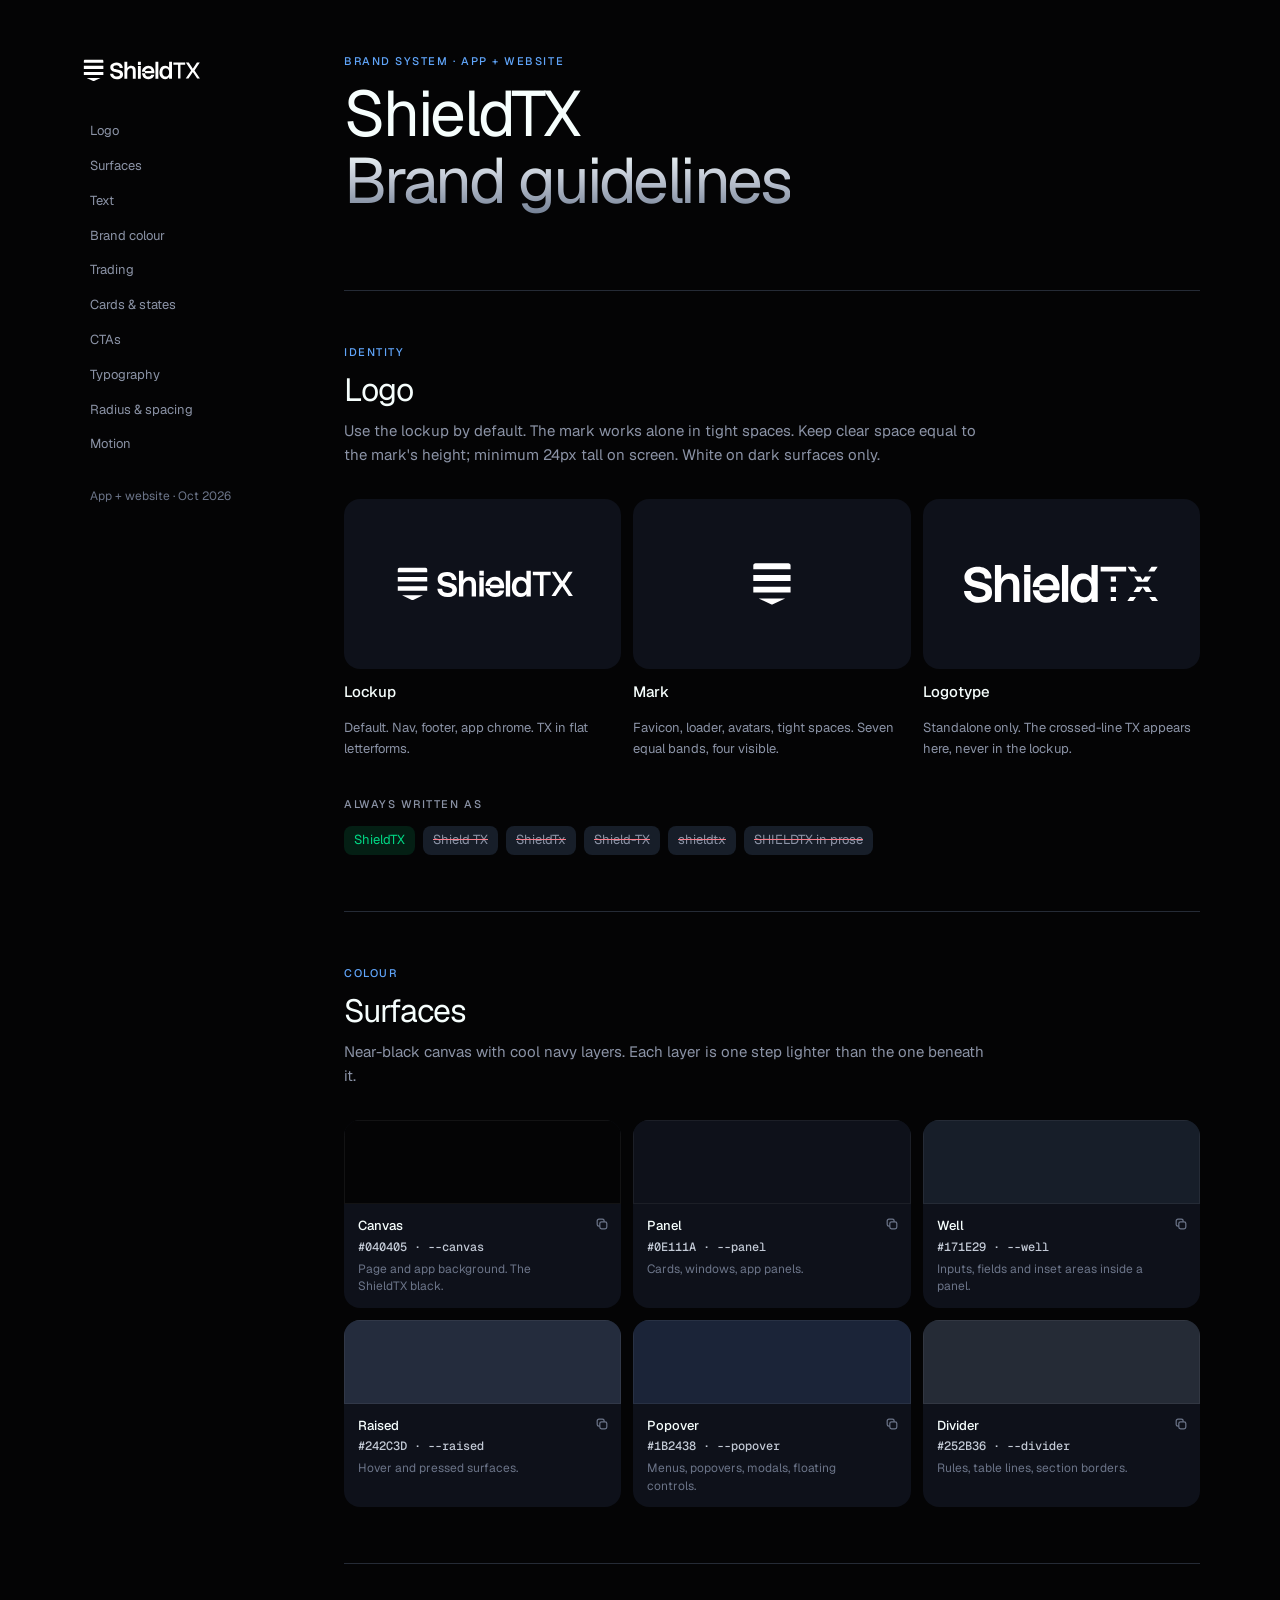
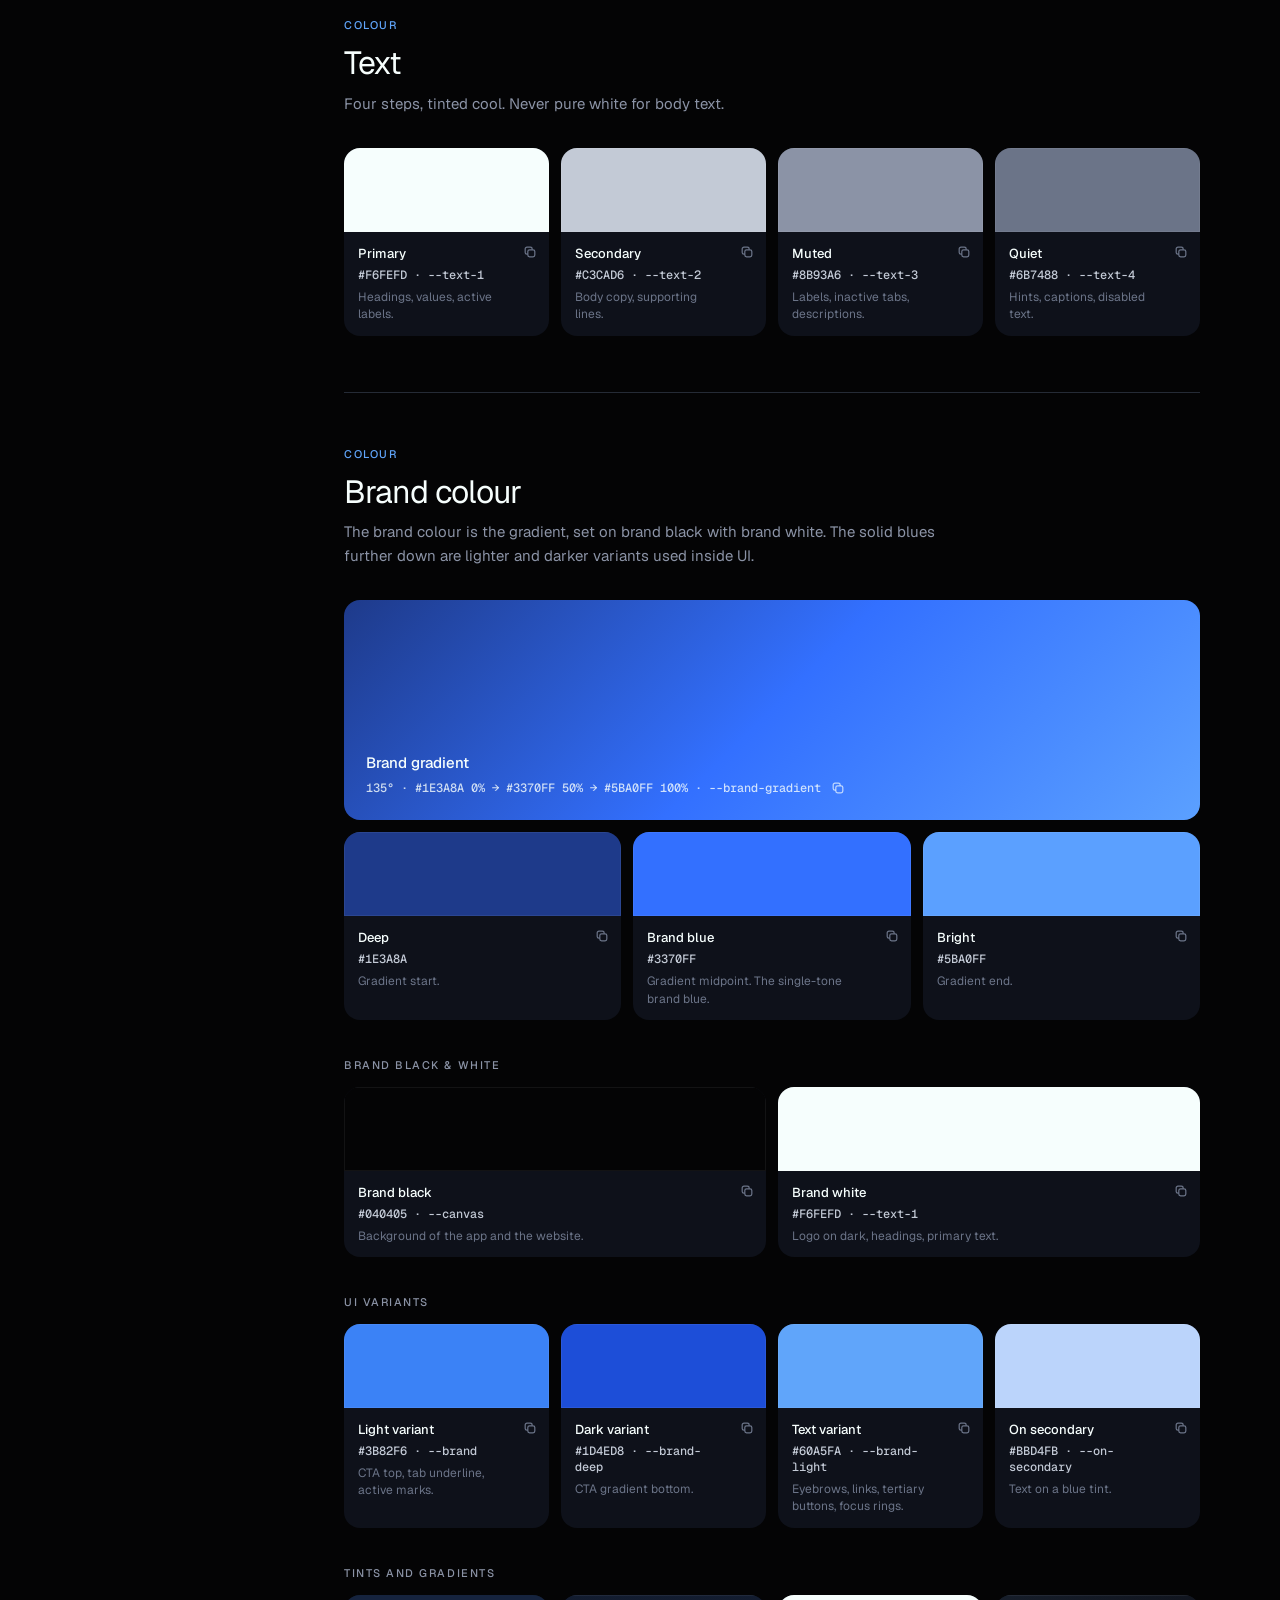
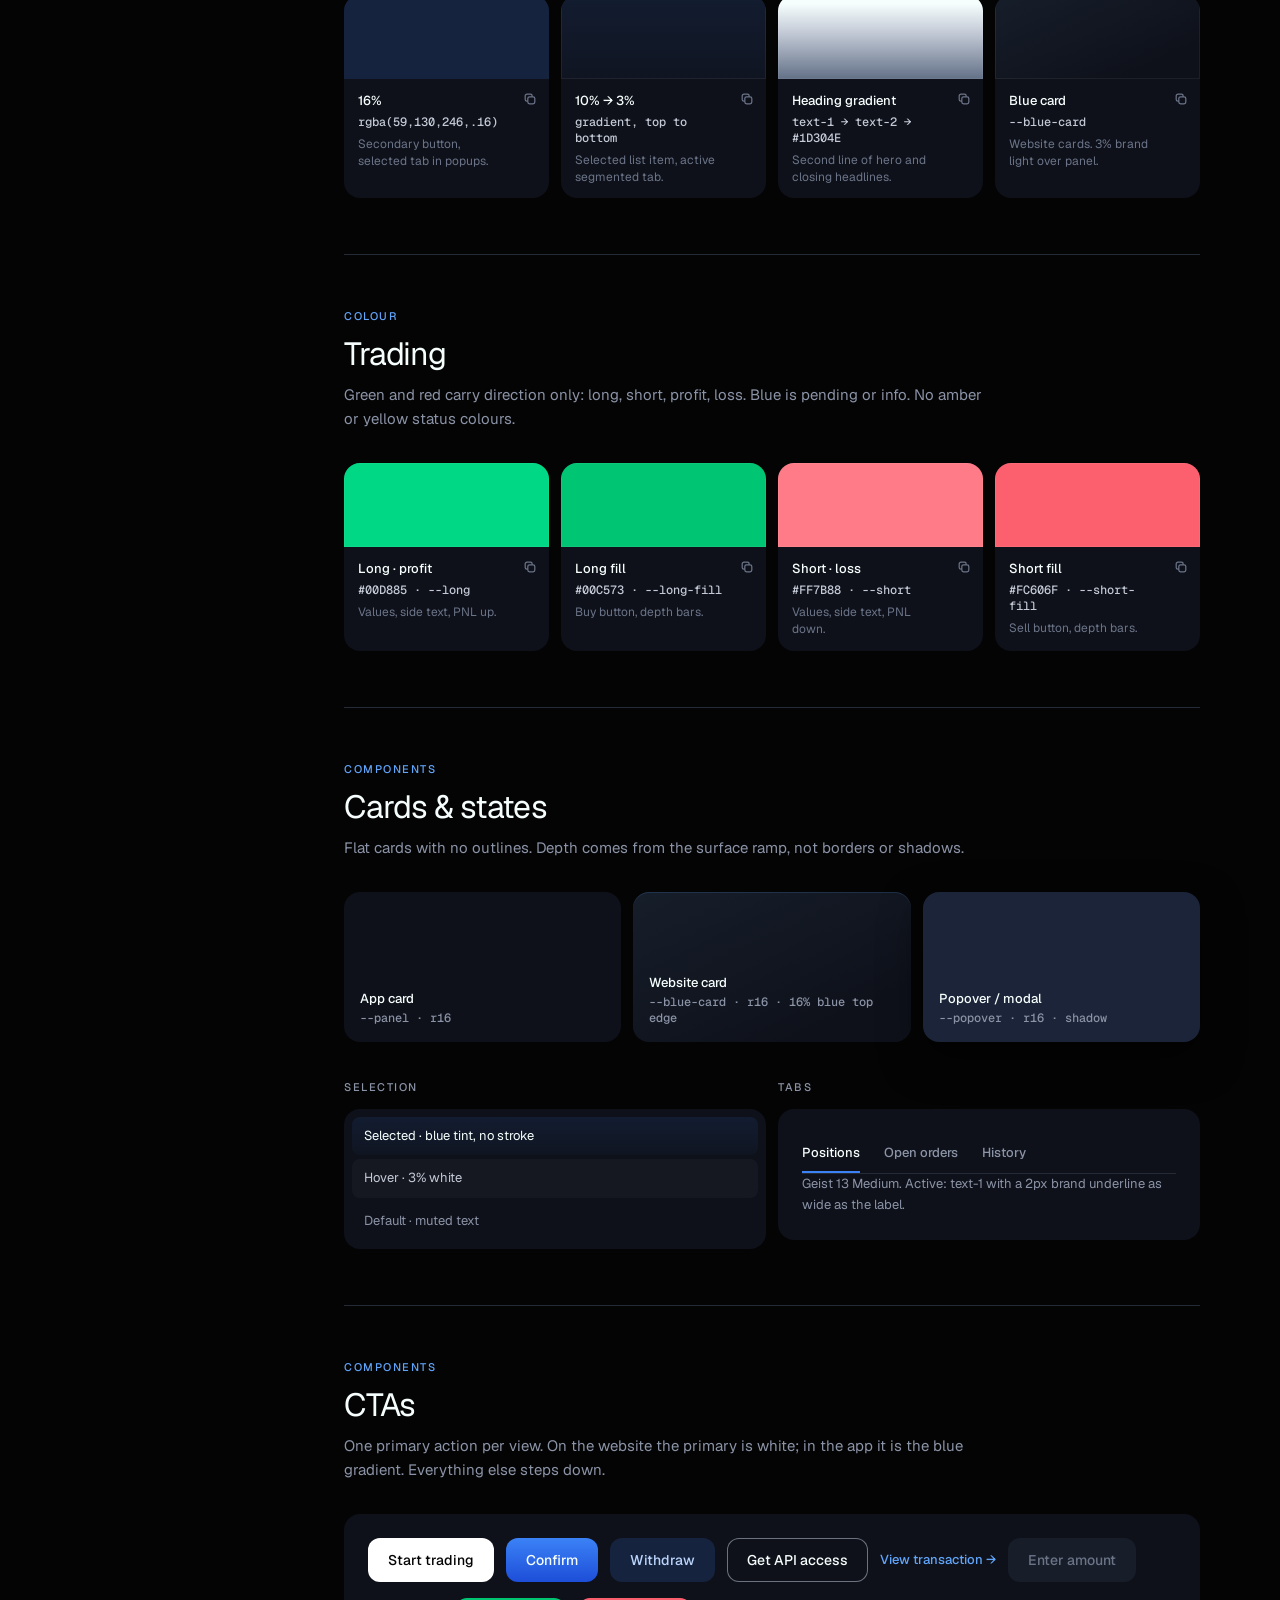
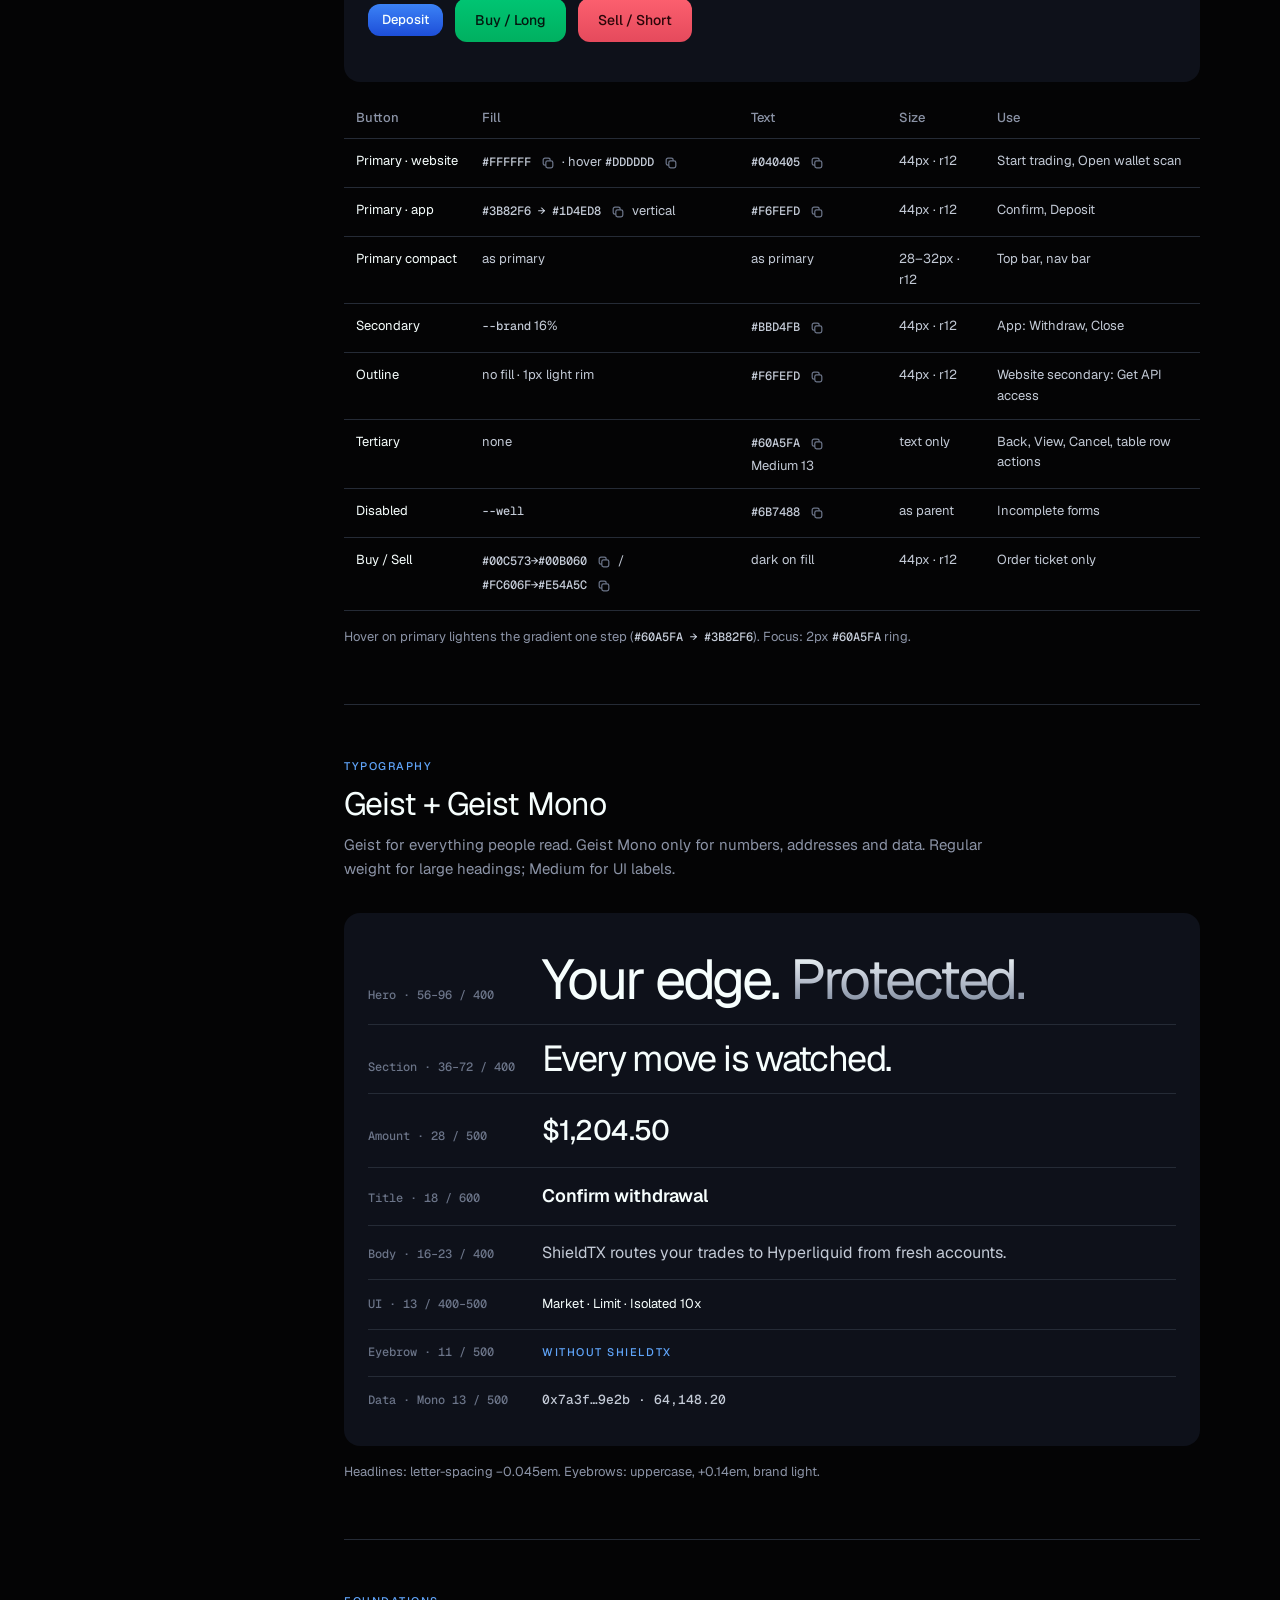
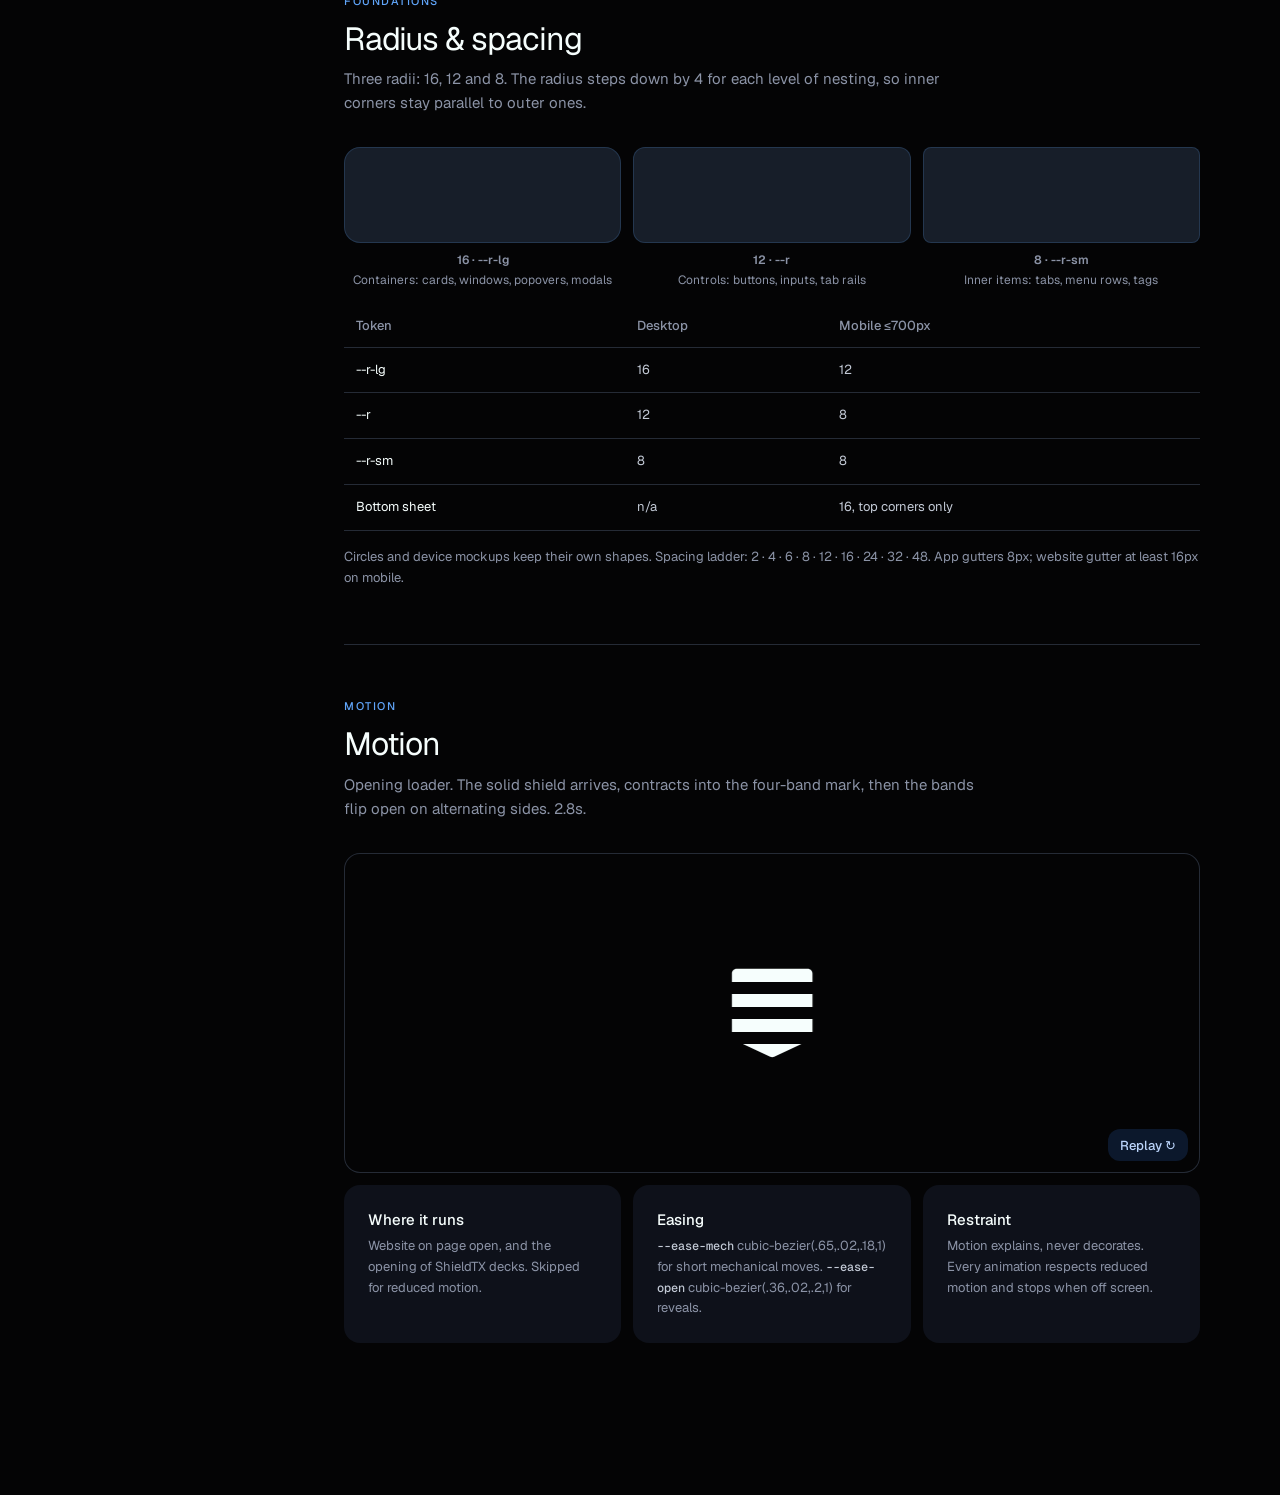
<file: brand-document/index.html>
<!doctype html>
<html lang="en">
<head>
<meta charset="utf-8"><meta name="viewport" content="width=device-width,initial-scale=1">
<meta name="theme-color" content="#040405">
<title>ShieldTX Brand</title>
<meta name="description" content="ShieldTX brand system: one set of colours, type and components for the app and the website.">
<link rel="icon" href="assets/ShieldTX_LogoMark.svg" type="image/svg+xml">
<link rel="stylesheet" href="brand.css?v=13">
</head>
<body>
<div class="doc">

<nav class="toc" aria-label="Contents">
  <img src="assets/ShieldTX_Logo.svg" alt="ShieldTX">
  <a href="#logo">Logo</a>
  <a href="#surfaces">Surfaces</a>
  <a href="#text">Text</a>
  <a href="#blue">Brand colour</a>
  <a href="#trading">Trading</a>
  <a href="#cards">Cards &amp; states</a>
  <a href="#ctas">CTAs</a>
  <a href="#type">Typography</a>
  <a href="#radius">Radius &amp; spacing</a>
  <a href="#motion">Motion</a>
  <span class="toc-meta">App + website · Oct 2026</span>
</nav>

<main>

<section>
  <span class="eyebrow">Brand system · App + Website</span>
  <h1>ShieldTX<br><span>Brand guidelines</span></h1>
</section>

<!-- LOGO -->
<section id="logo">
  <span class="eyebrow">Identity</span>
  <h2>Logo</h2>
  <p class="intro">Use the lockup by default. The mark works alone in tight spaces. Keep clear space equal to the mark's height; minimum 24px tall on screen. White on dark surfaces only.</p>
  <div class="grid g3">
    <div><div class="logo-tile"><img src="assets/ShieldTX_Logo.svg" alt="ShieldTX lockup"></div><h3>Lockup</h3><p class="note">Default. Nav, footer, app chrome. TX in flat letterforms.</p></div>
    <div><div class="logo-tile"><img class="mark" src="assets/ShieldTX_LogoMark.svg" alt="ShieldTX mark"></div><h3>Mark</h3><p class="note">Favicon, loader, avatars, tight spaces. Seven equal bands, four visible.</p></div>
    <div><div class="logo-tile"><img src="assets/ShieldTX_LogoType.svg" alt="ShieldTX logotype"></div><h3>Logotype</h3><p class="note">Standalone only. The crossed-line TX appears here, never in the lockup.</p></div>
  </div>
  <p class="sub">Always written as</p>
  <div class="naming"><span class="ok">ShieldTX</span><span class="no">Shield TX</span><span class="no">ShieldTx</span><span class="no">Shield-TX</span><span class="no">shieldtx</span><span class="no">SHIELDTX in prose</span></div>
</section>

<!-- SURFACES -->
<section id="surfaces">
  <span class="eyebrow">Colour</span>
  <h2>Surfaces</h2>
  <p class="intro">Near-black canvas with cool navy layers. Each layer is one step lighter than the one beneath it.</p>
  <div class="grid g3">
    <div class="swatch"><i class="c-canvas"></i><div><b>Canvas</b><code>#040405 · --canvas</code><span>Page and app background. The ShieldTX black.</span></div></div>
    <div class="swatch"><i class="c-panel"></i><div><b>Panel</b><code>#0E111A · --panel</code><span>Cards, windows, app panels.</span></div></div>
    <div class="swatch"><i class="c-well"></i><div><b>Well</b><code>#171E29 · --well</code><span>Inputs, fields and inset areas inside a panel.</span></div></div>
    <div class="swatch"><i class="c-raised"></i><div><b>Raised</b><code>#242C3D · --raised</code><span>Hover and pressed surfaces.</span></div></div>
    <div class="swatch"><i class="c-popover"></i><div><b>Popover</b><code>#1B2438 · --popover</code><span>Menus, popovers, modals, floating controls.</span></div></div>
    <div class="swatch"><i class="c-divider"></i><div><b>Divider</b><code>#252B36 · --divider</code><span>Rules, table lines, section borders.</span></div></div>
  </div>
</section>

<!-- TEXT -->
<section id="text">
  <span class="eyebrow">Colour</span>
  <h2>Text</h2>
  <p class="intro">Four steps, tinted cool. Never pure white for body text.</p>
  <div class="grid g4">
    <div class="swatch"><i class="c-t1"></i><div><b>Primary</b><code>#F6FEFD · --text-1</code><span>Headings, values, active labels.</span></div></div>
    <div class="swatch"><i class="c-t2"></i><div><b>Secondary</b><code>#C3CAD6 · --text-2</code><span>Body copy, supporting lines.</span></div></div>
    <div class="swatch"><i class="c-t3"></i><div><b>Muted</b><code>#8B93A6 · --text-3</code><span>Labels, inactive tabs, descriptions.</span></div></div>
    <div class="swatch"><i class="c-t4"></i><div><b>Quiet</b><code>#6B7488 · --text-4</code><span>Hints, captions, disabled text.</span></div></div>
  </div>
</section>

<!-- BRAND BLUE -->
<section id="blue">
  <span class="eyebrow">Colour</span>
  <h2>Brand colour</h2>
  <p class="intro">The brand colour is the gradient, set on brand black with brand white. The solid blues further down are lighter and darker variants used inside UI.</p>
  <div class="brand-hero">
    <div><b>Brand gradient</b><code data-copy="linear-gradient(135deg, #1E3A8A 0%, #3370FF 50%, #5BA0FF 100%)">135° · #1E3A8A 0% → #3370FF 50% → #5BA0FF 100% · --brand-gradient</code></div>
  </div>
  <div class="grid g3 stops">
    <div class="swatch"><i class="c-g1"></i><div><b>Deep</b><code>#1E3A8A</code><span>Gradient start.</span></div></div>
    <div class="swatch"><i class="c-g2"></i><div><b>Brand blue</b><code>#3370FF</code><span>Gradient midpoint. The single-tone brand blue.</span></div></div>
    <div class="swatch"><i class="c-g3"></i><div><b>Bright</b><code>#5BA0FF</code><span>Gradient end.</span></div></div>
  </div>
  <p class="sub">Brand black &amp; white</p>
  <div class="grid g2 stops">
    <div class="swatch"><i class="c-canvas"></i><div><b>Brand black</b><code>#040405 · --canvas</code><span>Background of the app and the website.</span></div></div>
    <div class="swatch"><i class="c-t1"></i><div><b>Brand white</b><code>#F6FEFD · --text-1</code><span>Logo on dark, headings, primary text.</span></div></div>
  </div>
  <p class="sub">UI variants</p>
  <div class="grid g4">
    <div class="swatch"><i class="c-brand"></i><div><b>Light variant</b><code>#3B82F6 · --brand</code><span>CTA top, tab underline, active marks.</span></div></div>
    <div class="swatch"><i class="c-brand-deep"></i><div><b>Dark variant</b><code>#1D4ED8 · --brand-deep</code><span>CTA gradient bottom.</span></div></div>
    <div class="swatch"><i class="c-brand-light"></i><div><b>Text variant</b><code>#60A5FA · --brand-light</code><span>Eyebrows, links, tertiary buttons, focus rings.</span></div></div>
    <div class="swatch"><i class="c-on-secondary"></i><div><b>On secondary</b><code>#BBD4FB · --on-secondary</code><span>Text on a blue tint.</span></div></div>
  </div>
  <p class="sub">Tints and gradients</p>
  <div class="grid g4">
    <div class="swatch"><i class="c-tint"></i><div><b>16%</b><code>rgba(59,130,246,.16)</code><span>Secondary button, selected tab in popups.</span></div></div>
    <div class="swatch"><i class="c-sel"></i><div><b>10% → 3%</b><code data-copy="linear-gradient(rgba(59,130,246,.10), rgba(59,130,246,.03))">gradient, top to bottom</code><span>Selected list item, active segmented tab.</span></div></div>
    <div class="swatch"><i class="c-heading"></i><div><b>Heading gradient</b><code data-copy="linear-gradient(#F6FEFD 10%, #C3CAD6 45%, #1D304E 140%)">text-1 → text-2 → #1D304E</code><span>Second line of hero and closing headlines.</span></div></div>
    <div class="swatch"><i class="c-blue-card"></i><div><b>Blue card</b><code data-copy="linear-gradient(155deg, color-mix(in srgb, color-mix(in srgb, #171E29 70%, #0E111A) 97%, #60A5FA), #0E111A 80%)">--blue-card</code><span>Website cards. 3% brand light over panel.</span></div></div>
  </div>
</section>

<!-- TRADING -->
<section id="trading">
  <span class="eyebrow">Colour</span>
  <h2>Trading</h2>
  <p class="intro">Green and red carry direction only: long, short, profit, loss. Blue is pending or info. No amber or yellow status colours.</p>
  <div class="grid g4">
    <div class="swatch"><i class="c-long"></i><div><b>Long · profit</b><code>#00D885 · --long</code><span>Values, side text, PNL up.</span></div></div>
    <div class="swatch"><i class="c-long-fill"></i><div><b>Long fill</b><code>#00C573 · --long-fill</code><span>Buy button, depth bars.</span></div></div>
    <div class="swatch"><i class="c-short"></i><div><b>Short · loss</b><code>#FF7B88 · --short</code><span>Values, side text, PNL down.</span></div></div>
    <div class="swatch"><i class="c-short-fill"></i><div><b>Short fill</b><code>#FC606F · --short-fill</code><span>Sell button, depth bars.</span></div></div>
  </div>
</section>

<!-- CARDS -->
<section id="cards">
  <span class="eyebrow">Components</span>
  <h2>Cards &amp; states</h2>
  <p class="intro">Flat cards with no outlines. Depth comes from the surface ramp, not borders or shadows.</p>
  <div class="grid g3">
    <div class="specimen panel"><b>App card</b><code>--panel · r16</code></div>
    <div class="specimen blue"><b>Website card</b><code>--blue-card · r16 · 16% blue top edge</code></div>
    <div class="specimen popover"><b>Popover / modal</b><code>--popover · r16 · shadow</code></div>
  </div>
  <div class="grid g2 note">
    <div>
      <p class="sub">Selection</p>
      <div class="states"><span class="sel">Selected · blue tint, no stroke</span><span class="hov">Hover · 3% white</span><span>Default · muted text</span></div>
    </div>
    <div>
      <p class="sub">Tabs</p>
      <div class="card"><div class="tabs"><span class="on">Positions</span><span>Open orders</span><span>History</span></div><p class="note">Geist 13 Medium. Active: text-1 with a 2px brand underline as wide as the label.</p></div>
    </div>
  </div>
</section>

<!-- CTAS -->
<section id="ctas">
  <span class="eyebrow">Components</span>
  <h2>CTAs</h2>
  <p class="intro">One primary action per view. On the website the primary is white; in the app it is the blue gradient. Everything else steps down.</p>
  <div class="card">
    <div class="btn-row">
      <button class="btn btn-white" type="button">Start trading</button>
      <button class="btn btn-primary" type="button">Confirm</button>
      <button class="btn btn-secondary" type="button">Withdraw</button>
      <button class="btn btn-outline" type="button">Get API access</button>
      <button class="btn btn-tertiary" type="button">View transaction →</button>
      <button class="btn btn-disabled" type="button" disabled>Enter amount</button>
    </div>
    <div class="btn-row">
      <button class="btn btn-primary btn-compact" type="button">Deposit</button>
      <button class="btn btn-long" type="button">Buy / Long</button>
      <button class="btn btn-short" type="button">Sell / Short</button>
    </div>
  </div>
  <div class="spec-wrap note">
    <table class="spec">
      <tr><th>Button</th><th>Fill</th><th>Text</th><th>Size</th><th>Use</th></tr>
      <tr><td>Primary · website</td><td><code>#FFFFFF</code> · hover <code>#DDDDDD</code></td><td><code>#040405</code></td><td>44px · r12</td><td>Start trading, Open wallet scan</td></tr>
      <tr><td>Primary · app</td><td><code>#3B82F6 → #1D4ED8</code> vertical</td><td><code>#F6FEFD</code></td><td>44px · r12</td><td>Confirm, Deposit</td></tr>
      <tr><td>Primary compact</td><td>as primary</td><td>as primary</td><td>28–32px · r12</td><td>Top bar, nav bar</td></tr>
      <tr><td>Secondary</td><td><code>--brand</code> 16%</td><td><code>#BBD4FB</code></td><td>44px · r12</td><td>App: Withdraw, Close</td></tr>
      <tr><td>Outline</td><td>no fill · 1px light rim</td><td><code>#F6FEFD</code></td><td>44px · r12</td><td>Website secondary: Get API access</td></tr>
      <tr><td>Tertiary</td><td>none</td><td><code>#60A5FA</code> Medium 13</td><td>text only</td><td>Back, View, Cancel, table row actions</td></tr>
      <tr><td>Disabled</td><td><code>--well</code></td><td><code>#6B7488</code></td><td>as parent</td><td>Incomplete forms</td></tr>
      <tr><td>Buy / Sell</td><td><code>#00C573→#00B060</code> / <code>#FC606F→#E54A5C</code></td><td>dark on fill</td><td>44px · r12</td><td>Order ticket only</td></tr>
    </table>
  </div>
  <p class="note">Hover on primary lightens the gradient one step (<code>#60A5FA → #3B82F6</code>). Focus: 2px <code>#60A5FA</code> ring.</p>
</section>

<!-- TYPE -->
<section id="type">
  <span class="eyebrow">Typography</span>
  <h2>Geist + Geist Mono</h2>
  <p class="intro">Geist for everything people read. Geist Mono only for numbers, addresses and data. Regular weight for large headings; Medium for UI labels.</p>
  <div class="card">
    <div class="type-row"><code>Hero · 56–96 / 400</code><div class="t-hero">Your edge. <span class="grad-text">Protected.</span></div></div>
    <div class="type-row"><code>Section · 36–72 / 400</code><div class="t-section">Every move is watched.</div></div>
    <div class="type-row"><code>Amount · 28 / 500</code><div class="t-amount">$1,204.50</div></div>
    <div class="type-row"><code>Title · 18 / 600</code><div class="t-title">Confirm withdrawal</div></div>
    <div class="type-row"><code>Body · 16–23 / 400</code><div class="t-body">ShieldTX routes your trades to Hyperliquid from fresh accounts.</div></div>
    <div class="type-row"><code>UI · 13 / 400–500</code><div class="t-ui">Market · Limit · Isolated 10x</div></div>
    <div class="type-row"><code>Eyebrow · 11 / 500</code><div class="t-label">Without ShieldTX</div></div>
    <div class="type-row"><code>Data · Mono 13 / 500</code><div class="t-data">0x7a3f…9e2b · 64,148.20</div></div>
  </div>
  <p class="note">Headlines: letter-spacing −0.045em. Eyebrows: uppercase, +0.14em, brand light.</p>
</section>

<!-- RADIUS -->
<section id="radius">
  <span class="eyebrow">Foundations</span>
  <h2>Radius &amp; spacing</h2>
  <p class="intro">Three radii: 16, 12 and 8. The radius steps down by 4 for each level of nesting, so inner corners stay parallel to outer ones.</p>
  <div class="radii">
    <div><i class="rlg"></i><b>16 · --r-lg</b><br>Containers: cards, windows, popovers, modals</div>
    <div><i class="rmd"></i><b>12 · --r</b><br>Controls: buttons, inputs, tab rails</div>
    <div><i class="rsm"></i><b>8 · --r-sm</b><br>Inner items: tabs, menu rows, tags</div>
  </div>
  <div class="spec-wrap note">
    <table class="spec">
      <tr><th>Token</th><th>Desktop</th><th>Mobile ≤700px</th></tr>
      <tr><td>--r-lg</td><td>16</td><td>12</td></tr>
      <tr><td>--r</td><td>12</td><td>8</td></tr>
      <tr><td>--r-sm</td><td>8</td><td>8</td></tr>
      <tr><td>Bottom sheet</td><td>n/a</td><td>16, top corners only</td></tr>
    </table>
  </div>
  <p class="note">Circles and device mockups keep their own shapes. Spacing ladder: 2 · 4 · 6 · 8 · 12 · 16 · 24 · 32 · 48. App gutters 8px; website gutter at least 16px on mobile.</p>
</section>

<!-- MOTION -->
<section id="motion">
  <span class="eyebrow">Motion</span>
  <h2>Motion</h2>
  <p class="intro">Opening loader. The solid shield arrives, contracts into the four-band mark, then the bands flip open on alternating sides. 2.8s.</p>
  <div class="loader-stage" data-loader-demo aria-label="ShieldTX loader animation" role="img">
    <div class="loader-arrive"><div class="loader-mark"><div class="loader-band"></div><div class="loader-band"></div><div class="loader-band"></div><div class="loader-band"></div></div></div>
    <button class="loader-replay" type="button">Replay ↻</button>
  </div>
  <div class="grid g3">
    <div class="card"><h3>Where it runs</h3><p>Website on page open, and the opening of ShieldTX decks. Skipped for reduced motion.</p></div>
    <div class="card"><h3>Easing</h3><p><code>--ease-mech</code> cubic-bezier(.65,.02,.18,1) for short mechanical moves. <code>--ease-open</code> cubic-bezier(.36,.02,.2,1) for reveals.</p></div>
    <div class="card"><h3>Restraint</h3><p>Motion explains, never decorates. Every animation respects reduced motion and stops when off screen.</p></div>
  </div>
</section>

</main>
</div>
<script src="brand.js?v=2" defer></script>
</body>
</html>
</file>
<file: style.css>
/* Fonts and colours match the ShieldTX app (Figma App V2 tokens). */
@font-face{font-family:'Geist';font-weight:400;font-display:swap;src:url('assets/fonts/Geist-Regular.ttf') format('truetype')}
@font-face{font-family:'Geist';font-weight:500;font-display:swap;src:url('assets/fonts/Geist-Medium.ttf') format('truetype')}
@font-face{font-family:'Geist';font-weight:600;font-display:swap;src:url('assets/fonts/Geist-SemiBold.ttf') format('truetype')}
@font-face{font-family:'Geist Mono';font-weight:400;font-display:swap;src:url('assets/fonts/GeistMono-Regular.ttf') format('truetype')}
@font-face{font-family:'Geist Mono';font-weight:500;font-display:swap;src:url('assets/fonts/GeistMono-Medium.ttf') format('truetype')}
:root{color-scheme:dark;--canvas:#040405;--panel:#0E111A;--well:#171E29;--raised:#242C3D;--text-1:#F6FEFD;--text-2:#C3CAD6;--text-3:#8B93A6;--text-4:#6B7488;--divider:#252B36;--r-lg:16px;--r:12px;--r-sm:8px;--brand:#3B82F6;--brand-light:#60A5FA;--brand-deep:#1D4ED8;--card-blue:#1D304E;--on-secondary:#BBD4FB;--long:#00D885;--bg:var(--canvas);--text:var(--text-1);--muted:var(--text-3);--line:var(--divider);--display:"Geist",Arial,sans-serif;--sans:"Geist",-apple-system,BlinkMacSystemFont,"Segoe UI",sans-serif;--mono:"Geist Mono",ui-monospace,SFMono-Regular,Consolas,monospace}*{box-sizing:border-box}html{scroll-behavior:smooth;scroll-padding-top:0}body{margin:0;background:var(--canvas);color:var(--text);font-family:var(--sans);font-size:16px;-webkit-font-smoothing:antialiased}button,input{font:inherit}button,a{-webkit-tap-highlight-color:transparent}button{cursor:pointer}a{color:inherit;text-decoration:none}button{color:inherit}button:focus-visible,a:focus-visible,summary:focus-visible,input:focus-visible{outline:2px solid var(--brand-light);outline-offset:5px}button:disabled{cursor:default}h1,h2,h3,p{margin-top:0}h1,h2,h3{font-family:var(--display);font-weight:400}p{line-height:1.6}img,svg,canvas{display:block;max-width:100%}[hidden]{display:none!important}.skip{position:fixed;left:30px;top:-90px;z-index:100;background:white;color:black;padding:16px}.skip:focus{top:15px}.frame{width:calc(100% - 56px);max-width:1344px;margin-inline:auto}.page-rails{position:fixed;z-index:40;pointer-events:none;inset:0;max-width:1360px;width:calc(100% - 40px);margin:auto;border-inline:1px solid #ffffff12}.site-header{position:fixed;z-index:50;inset:12px 0 auto;background:transparent;backdrop-filter:none}.nav-frame{height:48px;display:flex;align-items:center;justify-content:space-between;padding:0 20px;border-block:1px solid var(--line);position:relative}.nav-frame:before,.nav-frame:after,.section-divider:before,.section-divider:after{content:"+";position:absolute;font:12px var(--mono);color:#aaa8;top:-7px}.nav-frame:before,.section-divider:before{left:-5px}.nav-frame:after,.section-divider:after{right:-5px}.brand img{width:117px;height:auto}.site-header nav{display:flex;gap:40px}.site-header nav a,.site-header nav .nav-scan{font-size:14px;color:var(--text-3);transition:color .2s;position:relative}.site-header nav a:hover,.site-header nav a.active{color:white}.site-header nav a.active:after{content:"";height:2px;background:var(--brand);position:absolute;bottom:-7px;left:0;right:0}.button{display:inline-flex;align-items:center;justify-content:center;gap:10px;font-size:14px;line-height:1;text-transform:uppercase;padding:13px 20px;border-radius:var(--r);border:1px solid #fff5;white-space:nowrap;transition:background .2s,color .2s,transform .2s}.button:hover{transform:translateY(-2px)}.button.bevel{background:var(--canvas);box-shadow:inset 2px 2px 3px #ffffff80,inset -2px -2px 3px #ffffff12}.button.bevel:hover{background:var(--well)}.button.light{background:#fff;color:var(--canvas);border-color:#fff}.button.light:hover{background:#ddd}.button.small{font-size:12px;padding:8px 16px}.button span{font-size:17px;line-height:.6}.menu-toggle{display:none}.hero{height:100svh;min-height:680px;max-height:1100px;position:relative;isolation:isolate;overflow:hidden;display:flex;align-items:center;justify-content:center}.hero-institution{position:absolute!important;inset:0;width:calc(100% - 56px);max-width:1344px;margin:auto;z-index:-3}.institution-scene{position:relative;overflow:hidden}.institution-scene canvas{width:100%;height:100%}.hero-shade{position:absolute;inset:0;z-index:-2;background:linear-gradient(90deg,#0008,transparent 45%,#0002),linear-gradient(0deg,#0008,transparent 25%,transparent 75%,#0003)}.hero-copy{text-align:center;position:relative;z-index:2;padding:140px 20px 145px}.hero-copy:before{content:"";position:absolute;inset:24% -18% 15%;background:radial-gradient(ellipse,#0009,transparent 70%);z-index:-1;pointer-events:none}h1{font-size:clamp(36px,4.6vw,72px);line-height:.98;letter-spacing:-.04em;margin:0 0 26px}h1>span{display:block}.silver-text{background:linear-gradient(var(--text-1) 10%,var(--text-2) 45%,var(--card-blue) 140%);background-clip:text;-webkit-background-clip:text;color:transparent}.hero-copy p{font-size:18px;line-height:1.6;color:var(--text-1);margin:0 0 40px}.actions{display:flex;gap:14px;justify-content:center;flex-wrap:wrap}.proof-strip{position:absolute;bottom:45px;left:7%;right:7%;display:flex;align-items:center;justify-content:space-around;gap:24px;color:var(--text-3);mask-image:linear-gradient(90deg,transparent,#000 8%,#000 92%,transparent)}.proof-strip>span,.proof-strip>a{display:flex;gap:9px;align-items:center;font-size:24px;font-weight:600;letter-spacing:-1px}.proof-strip small{display:block;font:10px/1.5 var(--mono);letter-spacing:0;max-width:90px;text-transform:uppercase;color:var(--text-4)}.proof-strip i{font-style:normal;font-size:35px;line-height:1}.proof-strip img{filter:grayscale(1);opacity:.65;width:83px}.section-divider{position:relative;border-top:1px solid #ffffff12}.section{padding:120px 48px 80px;border-inline:1px solid var(--line);scroll-margin-top:0}.section-heading{display:grid;grid-template-columns:1.35fr 1fr;gap:35px;align-items:center;margin-bottom:34px}.section-heading h2{font-size:48px;line-height:1.15;letter-spacing:-.045em;margin:0}.section-heading h2 span{color:var(--text-3)}.section-heading>p{color:var(--text-3);font-size:20px;line-height:1.65;margin:0}.window,.mini-window{border:1px solid #fff2;border-radius:var(--r-lg);background:linear-gradient(130deg,var(--well),var(--panel));box-shadow:inset 0 1px 0 #ffffff15;overflow:hidden}.exposure-window{display:grid;grid-template-columns:206px 1fr;min-height:585px;position:relative}.exposure-window:after,.feature-art:after{content:"";position:absolute;inset:0;pointer-events:none;background:linear-gradient(0deg,#0005,transparent 35%)}.app-sidebar{background:linear-gradient(120deg,var(--well),var(--canvas));padding:22px 12px;position:relative;border-right:1px solid #fff1;font-size:13px}.mini-brand{display:flex;justify-content:space-between;align-items:center;margin:0 8px 24px;color:var(--text-3)}.mini-brand img{width:100px}.sidebar-label{display:block;font:9px var(--mono);letter-spacing:.08em;color:var(--text-4);margin:24px 8px 12px}.sidebar-item{border:0;background:none;padding:8px 12px;display:flex;align-items:center;gap:10px;border-radius:var(--r-sm);color:var(--text-3);width:100%;font:13px var(--sans);text-align:left}.sidebar-item span{font-size:18px;color:var(--text-3);line-height:1}.sidebar-item.active{background:#ffffff07;border:1px solid #ffffff0d;color:var(--text-1)}.sidebar-item:hover{color:white}.sidebar-bottom{position:absolute;bottom:25px;left:20px;font:9px var(--mono);letter-spacing:.08em;color:var(--text-4)}.exposure-main{position:relative;padding-bottom:40px;isolation:isolate}.window-bar{height:52px;padding:0 24px;display:flex;align-items:center;justify-content:space-between;border-bottom:1px solid #fff1;font-size:13px;color:var(--text-3)}.window-bar>span:last-child{font:9px var(--mono);letter-spacing:1px;color:var(--text-4)}.scan-visual{height:265px;position:relative;overflow:hidden}.radar{position:absolute;width:260px;height:260px;left:50%;top:12px;transform:translateX(-50%);border:1px solid #fff2;border-radius:50%;background:repeating-linear-gradient(90deg,transparent 0 63px,#ffffff05 63px 64px),repeating-linear-gradient(0deg,transparent 0 63px,#ffffff05 63px 64px);mask-image:linear-gradient(#000,#000 75%,transparent)}.radar>i{position:absolute;border:1px solid #fff2;border-radius:50%;inset:13%}.radar>i:nth-of-type(2){inset:27%}.radar>i:nth-of-type(3){inset:40%}.radar>i:nth-of-type(4){inset:49%;border:0;background:#aaa}.radar-core{position:absolute;inset:42%;display:grid;place-items:center;border-radius:50%;background:var(--well);color:var(--text-2);font-size:25px}.radar-sweep{position:absolute;inset:0;border-radius:50%;background:conic-gradient(transparent 0deg,transparent 290deg,#ffffff18 360deg);animation:radar 12s linear infinite}.radar-dot{position:absolute;width:4px;height:4px;border-radius:50%;background:#ccc;box-shadow:0 0 12px #fff9}.d1{top:22%;left:32%}.d2{top:51%;left:81%}.d3{top:73%;left:24%}.radar-label{position:absolute;font:9px var(--mono);color:var(--text-4);letter-spacing:.07em}.rl1{top:70px;left:12%}.rl2{top:165px;right:5%}.rl3{top:225px;left:15%}.scan-copy{position:relative;z-index:2;text-align:center;padding:0 25px}.scan-copy h3{font-size:30px;letter-spacing:-.03em;margin:0 0 10px}.scan-copy p{color:var(--text-3);font-size:15px;margin:0 0 22px}.scan-note{display:block;font-size:11px;color:var(--text-4);margin-top:14px}.risk-row{display:grid;grid-template-columns:repeat(3,1fr);gap:36px;margin-top:38px}.risk-row article{display:flex;gap:14px;align-items:flex-start}.risk-row p{font-size:14px;color:var(--text-4);line-height:1.65;margin:0}.risk-row strong{font-weight:500;color:var(--text-2)}.line-icon{font-size:20px;line-height:1.5;color:var(--text-3)}.feature-grid{display:grid;grid-template-columns:1fr 1fr;border:1px solid #fff2;border-radius:var(--r-lg);overflow:hidden}.feature-card{min-width:0;background:radial-gradient(ellipse at 40% 15%,var(--well),var(--panel) 75%);padding:48px 40px 35px}.feature-card:nth-child(odd){border-right:1px solid #fff2}.feature-card:nth-child(-n+2){border-bottom:1px solid #fff2}.feature-art{height:360px;display:flex;align-items:center;justify-content:center;position:relative}.mini-window{width:100%;box-shadow:0 0 0 4px #ffffff03,inset 0 1px 1px #ffffff12;border-color:#ffffff1a;position:relative}.mini-title{display:flex;align-items:center;justify-content:space-between;padding:18px 18px;border-bottom:1px solid #fff1;font-size:12px;gap:10px}.mini-title>span{font:8px var(--mono);color:var(--text-4);letter-spacing:.04em}.feature-copy{padding-top:35px}.feature-copy h3{font-size:25px;letter-spacing:-.025em;margin-bottom:12px}.feature-copy p{font-size:16px;color:var(--text-4);line-height:1.6;margin:0}.mini-foot{border-top:1px solid #fff1;padding:14px 18px;font:9px var(--mono);color:var(--text-3)}.association-flow{display:flex;align-items:center;justify-content:center;gap:8px;height:170px;padding:10px}.association-flow>div:not(.dotted-connector){text-align:center}.diagram-icon{display:grid;place-items:center;border:1px solid #ffffff20;width:54px;height:49px;border-radius:var(--r);margin:0 auto 12px;font-size:22px;color:var(--text-3)}.association-flow small{font:8px var(--mono);white-space:nowrap;color:var(--text-3)}.shield-node{border:1px solid #ccc;padding:19px 8px;border-radius:var(--r-sm);box-shadow:0 0 22px #fff1}.shield-node img{width:80px}.dotted-connector{height:1px;flex:1;border-top:2px dotted #8886;min-width:12px}.market-label{padding:22px 22px 0}.market-label span{font-size:20px}.market-label small{display:block;font:9px var(--mono);color:var(--text-4);margin-top:8px}.candles{height:116px;display:flex;align-items:center;justify-content:center;gap:13px;background:repeating-linear-gradient(0deg,transparent 0 27px,#fff1 27px 28px);margin:14px 20px 0}.candles i{position:relative;display:block;width:9px;height:28px;background:#737d7c;transform:translateY(var(--offset,0))}.candles i:after{content:"";position:absolute;width:1px;left:4px;top:-9px;bottom:-9px;background:inherit}.candles i:nth-child(3n){background:#8faaa5}.candles i:nth-child(2n){height:20px;--offset:-12px}.candles i:nth-child(3n){height:34px;--offset:10px}.candles i:nth-child(n+7){--offset:-25px}.candles i:nth-child(n+10){--offset:-34px}.account-row{display:flex;align-items:center;gap:12px;padding:16px 18px;border-bottom:1px solid #fff1;font-size:12px}.account-glyph{font-size:23px;color:var(--text-3)}.account-row small{display:block;font-size:10px;color:var(--text-4);margin-top:5px}.account-address{margin-left:auto;font:10px var(--mono);color:var(--text-3)}.compliance-row{display:flex;justify-content:space-between;gap:8px;align-items:center;padding:19px 18px;border-bottom:1px solid #fff1;font-size:12px}.compliance-row small{display:block;font-size:10px;color:var(--text-4);margin-top:6px}.compliance-row>span{border:1px solid #fff2;border-radius:var(--r-sm);padding:6px 9px;font-size:10px;color:var(--text-3);white-space:nowrap}.compliance-row i{font-style:normal;margin-left:8px;color:var(--text-4)}.flow-window{padding-bottom:24px}.flow-diagram{display:grid;grid-template-columns:1fr 45px 1.2fr 45px 1fr 45px 1fr;padding:38px 30px 40px;align-items:center;min-height:310px}.flow-node{text-align:center;position:relative;color:var(--text-3);transition:color .3s}.flow-node.is-active{color:var(--text-1)}.flow-symbol{height:120px;display:flex;align-items:center;justify-content:center;font:80px var(--sans);color:inherit;text-shadow:0 0 35px #fff1}.flow-symbol sup{font-size:24px}.flow-node>span{font-size:13px;display:block;white-space:nowrap}.flow-node small{position:absolute;left:0;right:0;top:150px;font:8px var(--mono);letter-spacing:.05em;color:var(--text-4)}.small-institution{height:120px;width:100%}.flow-path{height:1px;background:linear-gradient(90deg,#7772,#9998,#7772);margin-top:-15px;position:relative}.flow-path:after{content:"";width:3px;height:3px;position:absolute;top:-1px;background:#ccc;border-radius:50%;animation:packet 3s linear infinite}.flow-tabs{display:flex;justify-content:center;border:1px solid #fff2;border-radius:var(--r);overflow:hidden;width:max-content;max-width:90%;margin:auto}.flow-tabs button{border:0;border-right:1px solid #fff1;background:transparent;font-size:13px;padding:12px 25px;color:var(--text-3)}.flow-tabs button:last-child{border-right:0}.flow-tabs button[aria-pressed="true"]{background:#ffffff10;color:var(--text-1)}.flow-tabs small{font:10px var(--mono);margin-right:9px;color:var(--text-3)}.flow-caption{display:flex;align-items:baseline;justify-content:center;gap:14px;text-align:center;margin:24px 20px 0;min-height:48px}.flow-caption>span{font:10px var(--mono);color:var(--text-3);white-space:nowrap}.flow-caption p{font-size:14px;margin:0;color:var(--text-3)}.trust-window{display:grid;grid-template-columns:1fr 1.1fr;align-items:center;padding:45px;gap:50px}.trust-points article{padding:24px 0;border-bottom:1px solid #fff1}.trust-points article:first-child{padding-top:0}.micro{font:10px var(--mono);letter-spacing:.1em;color:var(--text-3)}.trust-points h3{font-size:25px;letter-spacing:-.03em;margin:12px 0}.trust-points p{font-size:15px;color:var(--text-3);margin:0}.trust-points .button{margin-top:30px;font-size:11px}.trust-blueprint{margin:0;color:var(--text-3)}.trust-blueprint svg{width:100%;height:auto;overflow:visible}.trust-side{fill:var(--panel)}.trust-face{fill:var(--well)}.trust-inset{opacity:.4}.trust-guides{opacity:.4}.trust-labels{font:11px var(--sans)}.trust-labels .trust-art-number{font:8px var(--mono);letter-spacing:.05em;opacity:.6}.trust-packet{animation:trustPacket 5s linear infinite}.trust-blueprint figcaption{text-align:center;font-size:11px;color:var(--text-4);margin-top:12px}.faq-grid{border:1px solid #fff2;border-radius:var(--r-lg);overflow:hidden;background:linear-gradient(115deg,var(--well),var(--canvas))}.faq-grid details{padding:0 32px;border-bottom:1px solid #fff1}.faq-grid details:last-child{border-bottom:0}.faq-grid summary{list-style:none;display:flex;justify-content:space-between;gap:20px;align-items:center;padding:25px 0;cursor:pointer;font-size:16px;color:var(--text-2)}.faq-grid summary::-webkit-details-marker{display:none}.faq-grid summary span{font-size:22px;font-weight:300;color:var(--text-3);transition:transform .2s}.faq-grid details[open] summary span{transform:rotate(45deg)}.faq-grid details p{font-size:15px;color:var(--text-3);max-width:750px;margin:0 0 24px}.faq-grid details a{color:var(--text-2);text-decoration:underline;text-underline-offset:4px}.closing{height:660px;position:relative;display:flex;align-items:center;justify-content:center;overflow:hidden;border-inline:1px solid var(--line);isolation:isolate}.closing-copy{text-align:center;position:relative;z-index:2}.closing-symbol{display:inline-block;background:var(--canvas);border:1px solid #fff2;border-radius:14px;padding:12px 20px;margin-bottom:26px}.closing-copy h2{font-size:64px;line-height:.97;letter-spacing:-.04em;margin-bottom:24px}.closing-copy p{color:var(--text-3);font-size:18px;margin-bottom:32px}.closing-orbits{position:absolute;left:-25%;right:-25%;bottom:-410px;height:820px;border-radius:50%;background:repeating-radial-gradient(ellipse at center,transparent 0 12px,#ffffff13 12px 13px,transparent 13px 20px);transform:perspective(600px) rotateX(58deg);mask-image:radial-gradient(ellipse,#0005,black 55%,transparent 75%);z-index:-1}.closing:before{content:"";position:absolute;inset:0;background:radial-gradient(ellipse at 50% 100%,#4443,transparent 65%);z-index:-2}footer{border-inline:1px solid var(--line);padding:65px 48px 25px}.footer-main{display:grid;grid-template-columns:2fr repeat(4,1fr);gap:35px}.footer-brand p{font-size:14px;color:var(--text-4);max-width:220px;margin:18px 0}.social{color:var(--text-3);font-size:17px}.footer-main nav{display:flex;flex-direction:column;gap:15px}.footer-main h3{font:500 14px var(--sans);margin:0 0 5px}.footer-main nav a,.footer-main nav button{font-size:13px;color:var(--text-4);text-align:left;border:0;background:none;padding:0}.footer-main nav a:hover,.footer-main nav button:hover{color:var(--text-1)}.footer-bottom{margin-top:55px;border-top:1px solid #fff1;padding-top:24px;display:flex;justify-content:space-between;color:var(--text-4);font-size:12px}.risk-disclosure{font-size:11px;color:var(--text-4);margin:20px 0 0}dialog{background:var(--panel);color:var(--text-1);border:1px solid #fff3;border-radius:var(--r-lg);padding:32px;width:min(560px,calc(100% - 32px));max-height:90svh;box-shadow:0 20px 100px #000b}dialog::backdrop{background:#000b;backdrop-filter:blur(8px)}.dialog-top{display:flex;justify-content:space-between;align-items:center;margin-bottom:30px}.scan-close{background:none;border:0;font-size:27px;color:var(--text-3);padding:0 5px}dialog h2{font-size:42px;line-height:1.05;letter-spacing:-.04em;margin-bottom:20px}dialog h2 span{color:var(--text-3)}dialog>p{font-size:15px;color:var(--text-3)}dialog label{font-size:13px;display:block;margin:26px 0 10px}dialog input{width:100%;background:var(--canvas);border:1px solid #fff3;border-radius:var(--r);padding:16px;color:white;font:16px var(--mono)}#scan-help,.dialog-note{font-size:12px;color:var(--text-3)}#scan-error{font-size:13px;color:#eeabab}dialog form .button{width:100%;margin:15px 0 25px}.dialog-sample{font-size:13px;display:flex;flex-wrap:wrap;gap:12px}.dialog-sample span{color:var(--text-3)}.dialog-sample a{text-decoration:underline}.dialog-note{border-top:1px solid #fff1;padding-top:18px;margin-top:24px}@keyframes radar{to{transform:rotate(360deg)}}@keyframes packet{from{left:0;opacity:0}20%{opacity:1}80%{opacity:1}to{left:100%;opacity:0}}@keyframes trustPacket{0%{transform:translateY(0);opacity:0}15%{opacity:1}85%{opacity:1}100%{transform:translateY(150px);opacity:0}}
@media(min-width:1500px){.hero-copy{padding-bottom:145px}.hero{max-height:1000px}.proof-strip{bottom:65px}}@media(max-width:1050px){.site-header nav{gap:22px}.section{padding:85px 28px 65px}.section-heading h2{font-size:40px}.section-heading>p{font-size:17px}.feature-card{padding:30px 25px}.feature-art{height:285px}.flow-diagram{grid-template-columns:1fr 20px 1.1fr 20px 1fr 20px 1fr;padding:30px 15px}.flow-node>span{font-size:11px}.trust-window{padding:30px;gap:20px}.proof-strip>span{font-size:20px}.footer-main{gap:20px}.association-flow{gap:4px}.mini-title{padding-inline:12px}}
@media(max-width:700px){html{scroll-padding-top:0}.frame{width:calc(100% - 30px)}.page-rails{width:calc(100% - 16px)}.nav-frame{height:50px;padding:0 12px}.brand img{width:106px}.site-header .button.small{margin-left:auto;margin-right:18px;font-size:10px;padding:0 12px;height:30px}.menu-toggle{display:flex;flex-direction:column;gap:5px;background:none;border:0;padding:10px 0 10px 5px}.menu-toggle span{width:19px;height:1px;background:#ddd}.site-header nav{display:none;position:absolute;top:49px;left:0;right:0;background:#0b0b0bf5;padding:20px;border:1px solid #fff2;flex-direction:column;gap:22px}.site-header nav.open{display:flex}.hero{height:100svh;min-height:680px;max-height:950px}.hero-institution{width:100%;opacity:.82}.hero-copy{padding:130px 24px 175px}h1{font-size:clamp(34px,9vw,44px);line-height:1.02;letter-spacing:-.045em;max-width:410px}.hero-copy p{font-size:14px;line-height:1.65;max-width:330px;margin:0 auto 30px}.desktop-break{display:none}.button{font-size:11px;padding:13px 17px}.actions{gap:10px}.proof-strip{left:25px;right:25px;bottom:35px;display:grid;grid-template-columns:1fr 1fr;gap:20px 18px;mask-image:none}.proof-strip>span,.proof-strip>a{font-size:16px;letter-spacing:-.5px;justify-content:center;gap:7px}.proof-strip small{font-size:7px;max-width:65px}.proof-strip i{font-size:24px}.proof-strip img{width:67px}.section{padding:72px 20px 54px}.section-heading{grid-template-columns:1fr;gap:20px;margin-bottom:30px}.section-heading h2{font-size:36px;line-height:1.1}.section-heading>p{font-size:16px;max-width:450px}.exposure-window{grid-template-columns:1fr;min-height:0}.app-sidebar{display:none}.window-bar{padding-inline:16px;font-size:12px}.window-bar>span:last-child{font-size:8px}.exposure-main{padding-bottom:30px}.scan-visual{height:230px}.radar{width:225px;height:225px}.radar-label{font-size:7px}.rl1{left:6%;top:45px}.rl2{right:3%;top:135px}.rl3{left:6%;top:202px}.scan-copy{padding:0 20px}.scan-copy h3{font-size:25px;line-height:1.15}.scan-copy p{font-size:14px}.risk-row{grid-template-columns:1fr;gap:24px}.risk-row p{font-size:14px}.feature-grid{grid-template-columns:1fr}.feature-card{padding:26px 20px 30px;border-bottom:1px solid #fff2}.feature-card:nth-child(odd){border-right:0}.feature-card:last-child{border-bottom:0}.feature-art{height:275px}.feature-copy{padding-top:20px}.feature-copy h3{font-size:23px}.feature-copy p{font-size:15px}.mini-title{font-size:11px}.mini-title>span{font-size:7px}.account-address{font-size:9px}.association-flow{height:145px}.diagram-icon{width:44px;height:44px}.shield-node{padding:18px 5px}.shield-node img{width:60px}.association-flow small{font-size:7px}.candles{gap:11px}.flow-diagram{grid-template-columns:1fr 22px 1fr;gap:30px 4px;padding:30px 12px 45px}.flow-diagram .flow-path:nth-child(4){display:none}.flow-symbol,.small-institution{height:100px}.flow-symbol{font-size:66px}.flow-node>span{font-size:11px;white-space:normal}.flow-node small{top:127px;font-size:7px}.flow-tabs{max-width:94%;width:94%}.flow-tabs button{padding:12px 6px;font-size:11px;flex:1}.flow-tabs small{font-size:8px;margin-right:4px}.flow-caption{flex-direction:column;align-items:center;gap:8px;min-height:78px}.flow-caption p{font-size:13px}.trust-window{grid-template-columns:1fr;padding:25px;gap:30px}.trust-points h3{font-size:24px}.trust-points p{font-size:15px}.trust-blueprint{margin-left:-15px;margin-right:-15px}.trust-blueprint figcaption{font-size:10px}.faq-grid details{padding:0 20px}.faq-grid summary{font-size:14px;line-height:1.5;padding:22px 0}.faq-grid details p{font-size:14px}.closing{height:560px;padding:0 25px}.closing-copy h2{font-size:48px}.closing-copy p{font-size:16px}.closing-symbol{margin-bottom:22px}.closing-orbits{left:-80%;right:-80%}footer{padding:50px 24px 25px}.footer-main{grid-template-columns:1fr 1fr;gap:35px 20px}.footer-brand{grid-column:1/-1}.footer-main nav{gap:14px}.footer-main nav a,.footer-main nav button{font-size:13px}.footer-bottom{flex-direction:column;gap:12px;margin-top:35px;font-size:11px}.risk-disclosure{font-size:10px}dialog{padding:24px}dialog h2{font-size:36px}}
@media(prefers-reduced-motion:reduce){html{scroll-behavior:auto}*,*:before,*:after{animation:none!important;transition:none!important}}

#wallet-scan{scroll-margin-top:85px}

.flow-symbol svg{height:95px;width:115px;max-width:100%;stroke:currentColor;stroke-width:1.2;fill:none}.flow-symbol .wallet-face,.flow-symbol .wallet-back,.flow-symbol .monitor-screen{fill:var(--panel)}.flow-symbol .account-history,.flow-symbol .account-placeholder{display:none}.flow-symbol .account-number{fill:currentColor;stroke:none;font:8px var(--mono);text-anchor:middle}.flow-symbol .new-plus{stroke:currentColor}.flow-symbol .chart-trace{stroke:#b5cac4}.flow-symbol .candles{stroke:#aaa}.flow-symbol .execution-check{stroke:#aaa}

#scan-help{margin-top:12px}

/* Continuous reference-style page rails and brighter section boundaries. */
:root {
  --rail-outer: rgba(255, 255, 255, .25);
  --rail-inner: rgba(255, 255, 255, .32);
  --section-rule: rgba(255, 255, 255, .34);
}
.page-rails {
  z-index: 60;
  border-inline-color: var(--rail-outer);
}
.page-rails::before {
  content: "";
  position: absolute;
  inset: 0 7px;
  border-inline: 1px solid var(--rail-inner);
}
.section, .closing, footer {
  border-inline-color: transparent;
}
.section-divider {
  border-top-color: var(--section-rule);
}
.nav-frame {
  border-block-color: var(--section-rule);
}
.nav-frame::before, .nav-frame::after,
.section-divider::before, .section-divider::after {
  color:rgba(255, 255, 255, .8);
}
@media (max-width: 700px) {
  .page-rails::before { inset-inline: 6px; }
}

/* Match the reference's composition rather than approximating its offsets. */
.site-header {
  background:transparent;
  backdrop-filter: none;
  -webkit-backdrop-filter: none;
}
.nav-frame { padding-inline: 20px; }
.site-header nav {
  position: absolute;
  left: 50%;
  transform: translateX(-50%);
  gap: 48px;
}
.hero {
  height: auto;
  min-height: 100svh;
  max-height: none;
  border-radius: 0 0 var(--r) var(--r);
}
.hero-copy {
  width: 100%;
  max-width: 1400px;
  padding: 160px 56px;
}
.hero-copy::before { display: none; }
.hero-copy h1 {
  font-size: clamp(32px, 4.6vw, 72px);
  line-height: .92;
  letter-spacing: -.025em;
  margin: 0 0 24px;
}
.hero-copy h1 > span { white-space: nowrap; }
.hero-copy p {
  font-size: 18px;
  line-height: 1.625;
  margin-bottom: 40px;
}
.hero-copy .actions { gap: 12px; }
.hero-copy .button {
  height: 40px;
  padding: 8px 20px;
  font-size: 14px;
  line-height: 20px;
}
.hero-copy .button.bevel { padding-inline: 16px; }
.button.bevel {
  background:var(--canvas);
  border-color: #cbd5e180;
  box-shadow: inset 1px 1px 2px #ffffff45;
}
.hero-shade {
  background:linear-gradient(90deg, #0009, #0003 50%, transparent),
              linear-gradient(180deg, #0003, transparent 35%, transparent 65%, #0007);
}
.proof-strip {
  width: calc(100% - 56px);
  max-width: 1344px;
  left: 50%;
  right: auto;
  transform: translateX(-50%);
  bottom: 40px;
  padding: 0 40px;
  gap: 48px;
}
.proof-strip > span, .proof-strip > a { font-size: 25px; }
.section { padding-top: 128px; padding-bottom: 80px; }
.section-heading { grid-template-columns: 1.35fr 1fr; gap: 48px; margin-bottom: 32px; }
.section-heading h2 { letter-spacing: -.04em; }
@media (max-width: 1100px) {
  .site-header nav { gap: 26px; }
  .hero-copy { padding: 128px 32px; }
  .hero-copy p { font-size: 16px; }
  .proof-strip { gap: 25px; padding-inline: 20px; }
  .proof-strip > span, .proof-strip > a { font-size: 20px; }
  .section { padding-top: 96px; }
}
@media (max-width: 700px) {
  .site-header nav { left: 0; transform: none; gap: 22px; }
  .nav-frame { padding-inline: 12px; }
  .hero { min-height: max(740px, 100svh); }
  .hero-copy { padding: 150px 24px 190px; }
  .hero-copy h1 { font-size: clamp(32px, 9vw, 40px); line-height: .96; }
  .hero-copy h1 > span { white-space: normal; }
  .hero-copy p { font-size: 14px; line-height: 1.625; margin-bottom: 32px; }
  .hero-copy .button { font-size: 11px; padding-inline: 16px; }
  .proof-strip { width: calc(100% - 48px); gap: 22px 14px; padding: 0; bottom: 40px; }
  .proof-strip > span, .proof-strip > a { font-size: 16px; }
  .section { padding-top: 80px; padding-bottom: 56px; }
  .section-heading { grid-template-columns: 1fr; gap: 20px; }
}

@media(min-width:701px){.proof-strip{bottom:48px}}

/* Wide composition: fixed narrow gutters rather than a capped desktop frame. */
@media(min-width:701px){
  .frame,.hero-institution,.proof-strip{width:calc(100% - 64px);max-width:none}
  .page-rails{width:calc(100% - 48px);max-width:none}
  .nav-frame{height:76px;padding-inline:28px}
  .brand img{width:155px}
  .site-header nav{gap:clamp(24px,3vw,58px)}
  .site-header nav a,.site-header nav .nav-scan{font-size:16px}
  .site-header .button.small{font-size:13px;padding:0 16px;height:32px;min-height:0}
  .hero-copy{max-width:none;--hero-offset:clamp(40px,7vh,80px);padding:calc(180px + var(--hero-offset)) 40px calc(150px - var(--hero-offset))}
  .hero-copy h1{font-size:clamp(42px,5.4vw,108px);line-height:.98}
  .hero-copy p{font-size:20px;line-height:1.6;margin-top:30px}
  .section{padding:96px 32px 72px}
  .section-heading{gap:64px}
  footer{padding-inline:32px}
  .hero-shade{background:linear-gradient(180deg,#0002,transparent 24%,#0004 48%,transparent 75%,#0006)}
}
@media(min-width:701px) and (max-width:1100px){
  .frame,.hero-institution,.proof-strip{width:calc(100% - 40px)}
  .page-rails{width:calc(100% - 24px)}
  .nav-frame{height:68px;padding-inline:18px}
  .brand img{width:125px}
  .site-header nav{gap:16px}
  .site-header nav a,.site-header nav .nav-scan{font-size:13px}
  .site-header .button.small{font-size:11px;padding-inline:14px}
  .section{padding-inline:24px}
}
@media(max-width:700px){
  .nav-frame{height:64px}
  .brand img{width:118px}
  .site-header nav{top:63px}
  .site-header .button.small{margin-right:14px}
  .hero-copy{padding:198px 22px 142px}
}

@media(max-width:360px){
  .site-header .brand img{width:100px}
  .site-header .button.small{font-size:9px;padding-inline:10px;margin-right:12px}
}

/* Fine crosshair intersections on both header rules. */
.nav-frame::before,.nav-frame::after{content:none}
.rail-cross{position:absolute;width:14px;height:14px;pointer-events:none;z-index:2}
.rail-cross.top-left{left:0;top:0;transform:translate(-50%,-50%)}
.rail-cross.top-right{right:0;top:0;transform:translate(50%,-50%)}
.rail-cross.bottom-left{left:0;bottom:0;transform:translate(-50%,50%)}
.rail-cross.bottom-right{right:0;bottom:0;transform:translate(50%,50%)}
.rail-cross::before,.rail-cross::after{content:"";position:absolute}
.rail-cross::before{width:1px;height:100%;left:50%;top:0;background:linear-gradient(transparent,#e2e8f0 50%,transparent)}
.rail-cross::after{height:1px;width:100%;top:50%;left:0;background:linear-gradient(90deg,transparent,#e2e8f0 50%,transparent)}
/* A traveling silver highlight follows the pill's rim. */
@property --rim-angle{syntax:"<angle>";initial-value:0deg;inherits:false}
.button.bevel{position:relative;isolation:isolate;gap:10px;background:var(--canvas);border:1px solid #cad5e280;box-shadow:inset 0 0 0 2px #ffffff08;overflow:hidden}
.button.bevel::before{content:"";position:absolute;inset:-1px;border-radius:inherit;padding:2px;pointer-events:none;background:conic-gradient(from var(--rim-angle),transparent 0deg,transparent 230deg,#ffffff22 270deg,#fafafa 304deg,#ffffff44 326deg,transparent 350deg);-webkit-mask:linear-gradient(#fff 0 0) content-box,linear-gradient(#fff 0 0);-webkit-mask-composite:xor;mask-composite:exclude;animation:cta-rim 3s linear infinite}
.button.bevel::after{content:"";position:absolute;inset:3px;border:1px solid #ffffff10;border-radius:inherit;pointer-events:none}
.button.bevel:hover{background:var(--panel);box-shadow:inset 0 0 0 2px #ffffff0c,0 0 18px #ffffff09}
.cta-chevron{flex:none;width:16px;height:16px;transition:transform .2s}
.button:hover .cta-chevron{transform:translateX(2px)}
@keyframes cta-rim{to{--rim-angle:360deg}}
@media(prefers-reduced-motion:reduce){.button.bevel::before{animation:none;--rim-angle:20deg}}

/* Keep the architecture visible while giving the copy a quieter backdrop. */
.hero-institution{opacity:.76}
.hero-copy::before{
  display:block;
  inset:27% 8% 10%;
  background:radial-gradient(ellipse at 50% 48%,#0005 0%,#0003 42%,transparent 72%);
}
.hero-copy p,.hero-copy .actions{position:relative;top:24px}
@media(max-width:700px){
  .hero-institution{opacity:.64}
  .hero-copy p,.hero-copy .actions{top:18px}
}

/* Split hero: copy has a clear left column; architecture occupies the right. */
.hero{justify-content:flex-start;min-height:max(760px,100svh)}
.hero-copy{width:49%;max-width:760px;margin-left:clamp(72px,6.5vw,120px);padding:170px 0 120px;text-align:left}
.hero-copy::before{display:none}
.hero-copy h1{font-size:clamp(44px,4.6vw,82px);line-height:1.04;letter-spacing:-.035em;max-width:100%;margin-bottom:28px}
.hero-copy h1>span{white-space:normal}
.hero-copy p{position:static;top:auto;max-width:490px;font-size:18px;line-height:1.65;margin:0 0 34px}
.hero-copy .actions{position:static;top:auto;justify-content:flex-start;gap:14px}
.hero-institution{inset:88px 0 0 auto;width:56%;height:calc(100% - 88px);max-width:none;margin:0;mask-image:linear-gradient(90deg,transparent,#000 16%);-webkit-mask-image:linear-gradient(90deg,transparent,#000 16%)}
.hero-shade{background:linear-gradient(90deg,var(--canvas) 0%,#0008 40%,transparent 65%);pointer-events:none}
@media(min-width:701px) and (max-width:1100px){
  .hero-copy{margin-left:64px;width:47%;padding-top:140px;padding-bottom:100px}
  .hero-copy h1{font-size:clamp(40px,4.6vw,50px)}
  .hero-copy p{font-size:16px;padding-right:12px}
  .hero-copy .desktop-break{display:none}
  .hero-institution{width:54%}
}
@media(max-width:700px){
  .hero{min-height:0;display:block}
  .hero-institution{inset:90px 0 auto;width:100%;height:340px;mask-image:linear-gradient(180deg,#000 80%,transparent);-webkit-mask-image:linear-gradient(180deg,#000 80%,transparent)}
  .hero-shade{display:none}
  .hero-copy{width:100%;max-width:none;margin:0;padding:438px 30px 72px}
  .hero-copy h1{font-size:clamp(32px,8.7vw,48px);line-height:1.04;margin-bottom:24px;max-width:520px}
  .hero-copy p{font-size:15px;max-width:440px;margin:0 0 28px}
  .hero-copy .actions{gap:12px}
  .hero-copy .button{padding-inline:14px}
}

/* The fixed header remains clear over every section. */
.site-header,.nav-frame{background:transparent;backdrop-filter:none;-webkit-backdrop-filter:none;box-shadow:none}

/* More room for the scanner visualization and its call to action. */
.exposure-window{min-height:720px}
.exposure-main{padding-bottom:56px}
.scan-visual{height:370px}
.radar{width:320px;height:320px;top:30px;background:repeating-linear-gradient(90deg,transparent 0 39px,#ffffff04 39px 40px),repeating-linear-gradient(0deg,transparent 0 39px,#ffffff04 39px 40px);box-shadow:0 0 60px #ffffff03}
.radar-core{inset:40%;background:radial-gradient(var(--raised),var(--panel));border:1px solid #ffffff25;color:var(--text-2)}
.radar-label{font-size:10px;letter-spacing:.1em;color:var(--text-3)}
.radar-label::before{content:"";display:inline-block;width:3px;height:3px;margin:0 8px 2px 0;border-radius:50%;background:#a8b1b9;box-shadow:0 0 8px #a8b1b933}
.rl1{top:108px;left:10%}.rl2{top:205px;right:8%}.rl3{top:304px;left:12%}
.scan-copy{padding-top:24px}
.scan-copy h3{margin-bottom:14px}
.scan-copy p{margin-bottom:28px}
.scan-note{margin-top:18px}
/* Text appears line by line as each section comes into view. */
.reveal-line{display:block}
.section-heading h2>.reveal-line{color:inherit}
.reveal-ready .reveal-item{opacity:0;transform:translateY(14px);filter:blur(3px);transition:opacity .65s ease,transform .65s cubic-bezier(.2,.7,.2,1),filter .65s ease;transition-delay:var(--reveal-delay,0ms)}
.reveal-ready.is-revealed .reveal-item{opacity:1;transform:none;filter:none}
@media(max-width:700px){
  .exposure-window{min-height:620px}
  .exposure-main{padding-bottom:40px}
  .scan-visual{height:300px}
  .radar{width:250px;height:250px;top:22px}
  .radar-label{font-size:7px;letter-spacing:.06em}
  .rl1{top:40px;left:6%}.rl2{top:157px;right:3%}.rl3{top:263px;left:8%}
  .scan-copy{padding-top:28px}
}
@media(prefers-reduced-motion:reduce){.reveal-ready .reveal-item{opacity:1;transform:none;filter:none;transition:none}}

/* Serif display lettering from the supplied blueprint reference. */
.hero-copy h1{font-family:var(--display);font-weight:400;line-height:1.06;letter-spacing:-.04em}

/* Solid navigation keeps scrolling content behind an opaque surface. */
.site-header,.site-header .nav-frame,.site-header nav{background:var(--canvas);backdrop-filter:none;-webkit-backdrop-filter:none;box-shadow:none}
.site-header .button.bevel{background:transparent}
.site-header .button.small{border-radius:var(--r)}
@media(min-width:701px){.hero-institution{top:0;height:100%}}
.institution-label{position:absolute;z-index:1;white-space:nowrap;line-height:1;transform:translate(-50%,-50%);background:none;color:var(--text-1);opacity:0;transition:opacity .25s ease;pointer-events:none}
.institution-label-roof{font-family:var(--display);font-weight:400;letter-spacing:.07em}
.institution-label-coin{font-family:var(--sans);font-weight:400;letter-spacing:.1em}
.hero-institution[data-formation="complete"] .institution-label{opacity:var(--label-opacity)}
@media(prefers-reduced-motion:reduce){.institution-label{transition:none}}

/* Exposure section: wide reference composition with a rotating engraved coin. */
#problem{padding-inline:clamp(24px,2.7vw,60px);background:var(--canvas)}
#problem .section-heading{grid-template-columns:minmax(0,1fr) auto;align-items:start;gap:32px;margin-bottom:clamp(34px,3vw,62px)}
#problem .section-heading h2{font-size:clamp(36px,3.5vw,72px);line-height:1.08;letter-spacing:-.045em;white-space:nowrap}
#problem .section-heading>p{font-size:clamp(14px,1.1vw,23px);line-height:1.7}
#problem .exposure-window{grid-template-columns:16.7% minmax(0,1fr);min-height:clamp(680px,53vw,1080px);background:linear-gradient(115deg,var(--panel),var(--panel));border-color:#ffffff0d;border-radius:var(--r-lg);box-shadow:none}
#problem .exposure-window::after{display:none}
#problem .app-sidebar{background:var(--panel);border-right:1px solid #ffffff04;padding:clamp(22px,1.9vw,40px) clamp(12px,.9vw,20px)}
#problem .mini-brand{margin:0 8px clamp(30px,2.3vw,48px)}
#problem .mini-brand img{width:clamp(103px,7.5vw,156px)}
#problem .sidebar-label{font-size:clamp(8px,.62vw,13px);margin:0 8px 16px;letter-spacing:.06em}
#problem .sidebar-item{font-size:clamp(12px,1vw,20px);gap:12px;padding:clamp(11px,.9vw,18px) 10px;line-height:1.15}
#problem .sidebar-item span{font-size:clamp(16px,1.3vw,27px)}
#problem .sidebar-item.active{background:#ffffff02;border-color:#ffffff04}
#problem .sidebar-item+.sidebar-label{margin-top:clamp(32px,2.8vw,58px)}
#problem .window-bar{height:clamp(46px,3.5vw,72px);padding-inline:clamp(22px,1.7vw,36px);border-color:#ffffff03;font-size:clamp(13px,1vw,20px)}
#problem .window-bar>span:last-child{font-size:clamp(8px,.6vw,12px)}
#problem .scan-visual{height:clamp(380px,31vw,635px)}
#problem .radar{width:clamp(280px,24.5vw,510px);height:clamp(280px,24.5vw,510px);top:clamp(40px,3.5vw,72px);border-color:#ffffff1b;mask-image:none;background:linear-gradient(90deg,transparent calc(50% - .5px),#ffffff03 50%,transparent calc(50% + .5px)),linear-gradient(0deg,transparent calc(50% - .5px),#ffffff03 50%,transparent calc(50% + .5px));box-shadow:none}
#problem .radar>i{border-color:#ffffff1b;inset:13%}
#problem .radar>i:nth-of-type(2){inset:27%}
#problem .radar>i:nth-of-type(n+3){display:none}
#problem .radar-sweep{background:conic-gradient(transparent 0deg,transparent 332deg,#ffffff04 344deg,#ffffff09 360deg)}
#problem .radar-dot{width:4px;height:4px;background:#6c6d70;opacity:.5;box-shadow:none}
#problem .d1{top:22%;left:32%}#problem .d2{top:51%;left:81%}#problem .d3{top:73%;left:24%}
#problem .radar-label{font-size:clamp(8px,.62vw,13px);color:var(--text-4);letter-spacing:.07em}
#problem .radar-label::before{width:2px;height:2px;box-shadow:none;background:#6f7078}
#problem .rl1{left:10.8%;top:28%}#problem .rl2{right:6%;top:60%}#problem .rl3{left:13.5%;top:77%}
#problem .radar-core{inset:auto;left:50%;top:50%;width:clamp(44px,3.4vw,70px);height:clamp(44px,3.4vw,70px);transform:translate(-50%,-50%);border:0;background:none;perspective:500px}
.exposure-coin{position:relative;width:100%;height:100%;transform-style:preserve-3d;animation:exposure-coin-turn 8s linear infinite}
.coin-face,.coin-edge{position:absolute;inset:0;width:100%;height:100%;border-radius:50%}
.coin-face{backface-visibility:hidden;-webkit-backface-visibility:hidden}
.coin-front{transform:translateZ(3px)}.coin-back{transform:rotateY(180deg) translateZ(3px)}
.coin-edge{border:1px solid #74767c;background:var(--well);transform:translateZ(var(--depth))}
@keyframes exposure-coin-turn{from{transform:rotateY(0deg)}to{transform:rotateY(360deg)}}
#problem .scan-copy{padding-top:clamp(18px,1.4vw,30px)}
#problem .scan-copy h3{font-size:clamp(32px,2.75vw,57px);letter-spacing:-.045em;line-height:1.15;margin-bottom:22px}
#problem .scan-copy p{font-size:clamp(14px,1vw,20px)}
@media(max-width:1000px){#problem .section-heading{grid-template-columns:1fr;gap:18px}#problem .exposure-window{grid-template-columns:180px minmax(0,1fr)}#problem .rl1{left:6%;top:10%}#problem .rl2{right:4%;top:87%}#problem .rl3{left:6%;top:87%}}
@media(max-width:700px){#problem{padding-inline:18px}#problem .section-heading h2{white-space:normal;font-size:36px}#problem .exposure-window{grid-template-columns:1fr;min-height:660px}#problem .scan-visual{height:360px}#problem .radar{width:250px;height:250px;top:54px}#problem .radar-core{width:44px;height:44px}#problem .scan-copy h3{font-size:30px}#problem .radar-label{font-size:7px}#problem .scan-copy{padding-inline:16px}}
@media(prefers-reduced-motion:reduce){.exposure-coin{animation:none;transform:rotateY(-15deg)}}

/* Hatched section bands meet the page rails at four fine crosshairs. */
.section-divider{height:36px;border-block:1px solid #ffffff24;background:repeating-linear-gradient(135deg,transparent 0 7px,#ffffff10 7px 8px);position:relative}
.section-divider::before,.section-divider::after{content:none}
#how-it-works{padding-top:clamp(88px,8vw,160px);padding-bottom:80px}
#how-it-works .section-heading{grid-template-columns:1.25fr 1fr;align-items:end;gap:60px;margin-bottom:42px}
.section-eyebrow{display:block;margin-bottom:18px;font:11px/1.4 var(--mono);letter-spacing:.12em;color:var(--text-3)}
#how-it-works h2{font-size:clamp(38px,3.5vw,72px);line-height:1.08;letter-spacing:-.045em}
#how-it-works .section-heading>p{font-size:clamp(16px,1.3vw,23px);max-width:490px;color:var(--text-3)}
#how-it-works .flow-window{background:linear-gradient(120deg,var(--panel),var(--panel));border-color:#ffffff14;border-radius:var(--r-lg);padding-bottom:26px;box-shadow:none}
#how-it-works .window-bar{border-color:#ffffff0b;height:54px;padding-inline:28px;color:var(--text-3)}
#how-it-works .flow-diagram{display:grid;grid-template-columns:repeat(4,minmax(0,1fr));gap:20px;padding:28px 28px 42px;min-height:0;align-items:start}
#how-it-works .flow-node{text-align:left;min-width:0;color:var(--text-2)}
#how-it-works .flow-art{height:clamp(185px,19vw,310px);width:100%;margin-bottom:20px;display:flex;align-items:center;justify-content:center;position:relative}
#how-it-works .flow-art>img{width:100%;height:100%;object-fit:contain;opacity:.85;transition:opacity .3s}
#how-it-works .is-active .flow-art>img{opacity:1}
#how-it-works .flow-institution{mask-image:linear-gradient(0deg,transparent,#000 13%);-webkit-mask-image:linear-gradient(0deg,transparent,#000 13%)}
.institution-scene[data-formation="complete"] .institution-label{opacity:var(--label-opacity)}
#how-it-works .flow-node-number{font:9px/1.4 var(--mono);letter-spacing:.12em;color:var(--text-4);white-space:normal;margin-bottom:12px}
#how-it-works .is-active .flow-node-number{color:var(--text-2)}
#how-it-works .flow-node h3{font:400 clamp(16px,1.4vw,24px)/1.3 var(--sans);letter-spacing:-.02em;margin:0 0 9px;color:var(--text-1)}
#how-it-works .flow-node p{font-size:13px;line-height:1.6;color:var(--text-3);max-width:220px;margin:0}
#how-it-works .flow-tabs{border:1px solid #ffffff12;background:#ffffff03;display:flex;max-width:max-content;width:auto;margin:0 auto;padding:4px;border-radius:var(--r)}
#how-it-works .flow-tabs button{border:0;background:none;padding:12px 20px;border-radius:var(--r-sm);color:var(--text-3)}
#how-it-works .flow-tabs button[aria-pressed="true"]{background:#ffffff0b;color:var(--text-1)}
#how-it-works .flow-caption{margin-top:22px;min-height:24px}
@media(max-width:1000px){#how-it-works .section-heading{grid-template-columns:1fr;gap:24px}#how-it-works .flow-diagram{grid-template-columns:repeat(2,minmax(0,1fr));gap:34px}#how-it-works .flow-art{height:240px}#how-it-works .flow-node h3{font-size:20px}}
@media(max-width:700px){.section-divider{height:28px}#how-it-works{padding-top:96px;padding-bottom:56px}#how-it-works .section-heading{margin-bottom:30px}#how-it-works h2{font-size:38px}.section-eyebrow{font-size:10px;margin-bottom:14px}#how-it-works .flow-diagram{grid-template-columns:1fr;gap:36px;padding:12px 24px 32px}#how-it-works .flow-art{height:240px;max-width:300px;margin:0 auto 16px}#how-it-works .flow-node{text-align:center}#how-it-works .flow-node p{max-width:none}#how-it-works .flow-node-number{font-size:9px}#how-it-works .flow-tabs{max-width:calc(100% - 24px);width:100%}#how-it-works .flow-tabs button{font-size:11px;padding:10px 5px;flex:1}#how-it-works .flow-caption{margin-inline:18px}#how-it-works .window-bar{padding-inline:18px;font-size:11px}}

/* Qronos' charcoal surfaces and warm two-tone headings. */
:root{--section-ink:var(--text-1);--section-muted:var(--text-3);--reference-card:radial-gradient(circle at 50% 0%,rgba(255,255,255,.055),transparent 70%),linear-gradient(var(--panel),var(--canvas))}
.section-heading h2{color:var(--section-ink)}
.section-heading h2 span:not(.reveal-line){color:var(--section-muted)}
.section-heading>p{color:var(--section-muted)}
.window,.feature-grid,.faq-grid{background:var(--reference-card);border-color:#ffffff1f;box-shadow:none}
.feature-card{background:none}
#problem .exposure-window{background:var(--reference-card)}
#how-it-works .flow-window{background:var(--reference-card);border-color:#ffffff1f;padding-bottom:22px}
#how-it-works .section-heading>p{color:var(--section-muted)}
#how-it-works .section-eyebrow{color:var(--text-3);font-size:10px;letter-spacing:.15em;text-transform:uppercase}
#how-it-works .flow-diagram{position:relative;grid-template-columns:repeat(4,minmax(0,1fr));gap:22px;padding:18px 30px 28px}
#how-it-works .flow-node{--art-accent:#84b7c7;--art-stroke:#798b94;text-align:center}
#how-it-works .flow-node[data-node="1"]{--art-accent:#a0bea9;--art-stroke:#829389}
#how-it-works .flow-node[data-node="2"]{--art-accent:#b0a0cc;--art-stroke:#898294}
#how-it-works .flow-node[data-node="3"]{--art-accent:#8abca9;--art-stroke:#7f958d}
#how-it-works .flow-art{height:158px;width:100%;margin:0 auto 16px;max-width:220px;background:radial-gradient(ellipse at 50% 58%,color-mix(in srgb,var(--art-accent) 5%,transparent),transparent 65%)}
#how-it-works .flow-art>svg{width:100%;height:100%;overflow:visible;opacity:.78;transition:opacity .45s,filter .45s}
#how-it-works .is-active .flow-art>svg{opacity:1;filter:drop-shadow(0 0 9px color-mix(in srgb,var(--art-accent) 9%,transparent))}
#how-it-works .flow-node-number{font-size:8px;letter-spacing:.12em;margin-bottom:9px;color:var(--text-4)}
#how-it-works .is-active .flow-node-number{color:var(--art-accent)}
#how-it-works .flow-node h3{font-size:16px;color:var(--section-ink);margin-bottom:7px}
#how-it-works .flow-node p{max-width:none;font-size:12px;color:var(--text-3);line-height:1.5}
#how-it-works .window-bar{height:46px;font-size:11px;border-bottom-color:#ffffff0b}
.flow-status{display:flex;align-items:center;gap:7px}
.flow-status i{width:4px;height:4px;border-radius:50%;background:var(--long);box-shadow:0 0 8px rgba(0,216,133,.19)}
#how-it-works .flow-tabs{border-color:#ffffff10;background:#ffffff02}
#how-it-works .flow-tabs button{font-size:12px;padding:10px 18px}
#how-it-works .flow-tabs button[aria-pressed="true"]{background:#a5b8ad12;color:var(--text-1)}
.flow-replay{display:block;border:0;background:none;font:10px var(--mono);color:var(--text-3);margin:15px auto 0;padding:4px 10px;cursor:pointer}
.flow-replay:hover{color:var(--text-2)}
#how-it-works .flow-caption{margin-top:12px;min-height:40px;align-items:center}
#how-it-works .flow-caption p{font-size:12px;color:var(--text-3)}
.flow-token{position:absolute;z-index:3;width:19px;height:19px;pointer-events:none;opacity:0;transform:translate(-50%,-50%);filter:drop-shadow(0 0 5px #92bbab45)}
.flow-token img{width:100%;height:100%}
.flow-diagram.is-playing .flow-token{opacity:.95}
.wallet-lid,.wallet-lock,.wallet-deposit,.fresh-account,.fresh-spark,.execution-confirm{transition:transform .7s ease,opacity .7s ease;transform-box:fill-box;transform-origin:center}
.wallet-deposit{opacity:0;transform:translateY(14px)}
.is-active .wallet-deposit{opacity:1;transform:translateY(-7px)}
.is-active .wallet-lid{transform:translateY(-5px)}
.is-active .wallet-lock{transform:translateX(3px)}
.fresh-spark,.execution-confirm{opacity:.18;transform:scale(.8)}
.is-active .fresh-spark,.is-active .execution-confirm{opacity:1;transform:scale(1)}
.mini-bank-seal{transition:filter .5s}
.is-active .mini-bank-seal{filter:drop-shadow(0 0 4px #a0bea960)}
.market-candles{stroke-dasharray:18;stroke-dashoffset:12;transition:stroke-dashoffset .9s ease}
.is-active .market-candles{stroke-dashoffset:0}
@media(min-width:1700px){#how-it-works .flow-art{height:175px;max-width:230px}}
@media(max-width:1000px) and (min-width:701px){#how-it-works .flow-diagram{gap:10px;padding-inline:18px}#how-it-works .flow-art{height:132px}#how-it-works .flow-node h3{font-size:14px}#how-it-works .flow-node p{font-size:11px}}
@media(max-width:700px){#how-it-works .flow-diagram{grid-template-columns:1fr 1fr;gap:26px 16px;padding:12px 16px 26px}#how-it-works .flow-art{height:120px;margin-bottom:12px}#how-it-works .flow-node h3{font-size:14px}#how-it-works .flow-node p{font-size:11px}#how-it-works .flow-node-number{font-size:7px}#how-it-works .flow-tabs button{padding:10px 4px;font-size:11px}#how-it-works .flow-caption{min-height:58px;gap:7px}}
@media(prefers-reduced-motion:reduce){.flow-token{display:none}.wallet-deposit{opacity:1;transform:none}}

/* Refined engraved illustration direction, with color confined to small details. */
#how-it-works .flow-diagram{padding-top:18px;padding-bottom:26px;gap:24px}
#how-it-works .flow-art{height:185px;max-width:220px;background:none;margin-bottom:14px}
#how-it-works .flow-art>.engraved-art{opacity:.84;filter:none;transition:opacity .4s}
#how-it-works .is-active .flow-art>.engraved-art{opacity:1;filter:none}
#how-it-works .flow-art>.mini-institution-art{max-width:210px}
#how-it-works .flow-node h3{font-size:16px;letter-spacing:-.025em}
#how-it-works .flow-node-number{letter-spacing:.1em}
#how-it-works .flow-node p{font-size:12px;color:var(--text-3)}
#how-it-works .flow-tabs button[aria-pressed="true"]{background:#ffffff08;color:var(--text-1);box-shadow:inset 0 -1px #a1b7ab55}
.is-active .mini-bank-seal{filter:none}
@media(max-width:1000px) and (min-width:701px){#how-it-works .flow-diagram{gap:12px}#how-it-works .flow-art{height:150px}#how-it-works .flow-node h3{font-size:14px}}
@media(max-width:700px){#how-it-works .flow-diagram{gap:24px 14px}#how-it-works .flow-art{height:135px;margin-bottom:10px}#how-it-works .flow-node h3{font-size:14px}#how-it-works .flow-node p{font-size:11px}}

/* Reference trade sequence: refined geometric wallets and a measured first pass. */
#how-it-works .flow-sticky{width:100%}
#how-it-works.flow-scroll-story .flow-sticky{position:sticky;top:var(--flow-pin-top,104px)}
#how-it-works .section-heading{margin-bottom:30px}
#how-it-works .flow-art{height:170px;max-width:210px}
#how-it-works .flow-node-number,#how-it-works .flow-node p{display:none}
#how-it-works .flow-node h3{margin:0;font-size:15px}
#how-it-works .flow-art>svg{stroke:#a9adb4;stroke-width:.85;opacity:1;filter:none}
#how-it-works .wallet-face,#how-it-works .wallet-back,#how-it-works .monitor-screen{fill:var(--panel)}
#how-it-works .wallet-lip,#how-it-works .back-edge{stroke:#5e6672;stroke-width:.7}
#how-it-works .wallet-clasp{stroke:#9fb6bd}
#how-it-works .wallet-flap,#how-it-works .wallet-clasp{transform-box:view-box;transform-origin:0 0;transition:none}
#how-it-works .new-plus{stroke:#b5a7c7}
#how-it-works .account-current,#how-it-works .account-placeholder,#how-it-works .account-history{transition:none}
#how-it-works .account-number{fill:#a7aab1;stroke:none;font:8px var(--mono);text-anchor:middle;letter-spacing:.09em}
#how-it-works #execution .candles{stroke:#8cae9e;fill:none;animation:none;transform:none}
#how-it-works .chart-trace{stroke:#b2c3b7;stroke-width:.8;fill:none}
#how-it-works .execution-check{stroke:#a0bfae}
#how-it-works .flow-art #fund-wallet,#how-it-works .flow-art #fresh-wallet,#how-it-works .flow-art #execution{width:140px;height:140px}
#how-it-works .mini-institution-art{height:170px}
.trade-routes{position:absolute;inset:0;width:100%;height:100%;pointer-events:none;overflow:visible;color:var(--text-3);z-index:1}
.trade-routes>path{fill:none;stroke:currentColor;stroke-width:1;stroke-dasharray:1;stroke-dashoffset:1;opacity:0}
#how-it-works .flow-token{width:26px;height:26px;filter:drop-shadow(0 0 5px #adc8bb25)}
.settlement-particle{position:absolute;width:4px;height:4px;border-radius:50%;background:#b9b297;box-shadow:0 0 8px #b9b29755;transform:translate(-50%,-50%);pointer-events:none;opacity:0;z-index:2}
.flow-playback{display:flex;align-items:center;justify-content:center;gap:16px;min-height:28px;margin-top:14px}
.flow-mode{font:8px var(--mono);letter-spacing:.11em;color:var(--text-3)}
.flow-playback .flow-replay{margin:0;font-size:9px}
#how-it-works .flow-caption{margin-top:8px;min-height:30px}
@media(max-width:700px){#how-it-works .flow-art{height:125px}#how-it-works .flow-art #fund-wallet,#how-it-works .flow-art #fresh-wallet,#how-it-works .flow-art #execution{width:115px;height:115px}#how-it-works .mini-institution-art{height:125px}#how-it-works .flow-node h3{font-size:13px}#how-it-works .flow-token{width:20px;height:20px}#how-it-works .flow-caption{min-height:60px}.flow-playback{gap:8px;flex-wrap:wrap}.flow-mode{font-size:7px}}

/* Only the coin arriving from the funding wallet appears in the institution. */
#how-it-works .mini-bank-seal{visibility:hidden}
#how-it-works .section-eyebrow{font-size:14px;line-height:1.5;letter-spacing:.13em;color:var(--text-2)}
#how-it-works .flow-node h3{font-size:19px;line-height:1.4;color:var(--text-1)}
#how-it-works .flow-tabs button{font-size:14px;padding:12px 20px}
#how-it-works .flow-tabs small{font-size:11px}
#how-it-works .flow-caption{min-height:48px;gap:16px;margin:12px 26px 0}
#how-it-works .flow-caption p{font-size:16px;line-height:1.6;color:var(--text-2)}
#how-it-works .flow-caption>span{font-size:12px;color:var(--text-3)}
#how-it-works .flow-mode{font-size:10px;color:var(--text-3)}
#how-it-works .flow-replay{font-size:11px}
@media(max-width:700px){#how-it-works .section-eyebrow{font-size:12px}#how-it-works .flow-node h3{font-size:16px}#how-it-works .flow-tabs button{font-size:12px;padding:11px 5px}#how-it-works .flow-tabs small{font-size:9px}#how-it-works .flow-caption{gap:8px;min-height:86px;margin-inline:18px}#how-it-works .flow-caption p{font-size:14px}#how-it-works .flow-mode{font-size:9px}}

/* Label-to-label closing route and room for its caption. */
#how-it-works .section-heading{grid-template-columns:minmax(0,1fr) auto;gap:32px}
#how-it-works .section-heading>p{max-width:440px;justify-self:end;font-size:clamp(14px,1.1vw,23px);line-height:1.7}

#how-it-works .trade-routes>path{stroke-width:1.25}






#how-it-works .flow-node h3{position:relative;padding-bottom:13px}
#how-it-works .flow-node h3:after{content:"";position:absolute;bottom:0;left:50%;width:min(160px,85%);height:1px;transform:translateX(-50%);background:linear-gradient(to right,var(--text-2) calc(var(--step-progress,0)*100%),#ffffff18 0)}
#how-it-works .flow-diagram{padding-bottom:82px}
#how-it-works .flow-caption{margin-top:20px}

@media(max-width:1000px){#how-it-works .section-heading{grid-template-columns:1fr;gap:20px}#how-it-works .section-heading>p{justify-self:start;max-width:560px}}
@media(max-width:700px){#how-it-works .flow-diagram{padding-bottom:64px;gap:42px 14px}#how-it-works .flow-node h3{font-size:15px}}



/* Neutral flow palette; captions crossfade in a stable shared area. */
#how-it-works .trade-routes{color:var(--text-3)}
#how-it-works .flow-art>svg{filter:none}
#how-it-works .is-active .flow-art>svg{filter:none}
#how-it-works #step-copy{display:grid;align-items:center}
#how-it-works #step-copy>span{grid-area:1/1;display:block}
#how-it-works .flow-tabs button{transition:color .4s,background .4s,box-shadow .4s}

/* Give the institution presence and keep each fresh account visually distinct. */
#how-it-works .flow-window{border-bottom:0;border-radius:var(--r-lg) var(--r-lg) 0 0;padding-bottom:64px;
  /* open bottom fades gradually into the page; the fade starts below the caption. Kept short:
     the pinned first-trade view is sized from this card's height. */
  -webkit-mask-image:linear-gradient(#000 calc(100% - 64px),transparent);mask-image:linear-gradient(#000 calc(100% - 64px),transparent)}
#how-it-works .flow-art>.mini-institution-art{transform:scale(1.13);transform-origin:50% 54%}
#how-it-works #fresh-wallet .account-history{display:none}
#how-it-works #fresh-wallet{stroke-width:1.05}
#how-it-works #fresh-wallet .account-placeholder{stroke-dasharray:3 4;stroke-width:.65}
#how-it-works #fresh-wallet .wallet-face{fill:var(--panel)}
#how-it-works #fresh-wallet .wallet-back{fill:var(--panel)}
#how-it-works #fresh-wallet .account-number{font-size:9px;letter-spacing:.1em;fill:#aeb0b2}
#how-it-works #fresh-wallet .new-plus{stroke:#c2c5c7;stroke-width:1.1}

#how-it-works .section-heading{margin-bottom:64px}
@media(max-width:700px){#how-it-works .section-heading{margin-bottom:40px}}

/* Scroll anatomy: assembled institution, four details, then assembled again. */
#product.anatomy-section{position:relative;height:460svh;min-height:2600px;padding:0 32px}
.anatomy-stage{position:sticky;top:100px;height:calc(100svh - 110px);min-height:530px;overflow:hidden;isolation:isolate}
.anatomy-intro{position:absolute;top:24px;left:0;right:0;text-align:center;transition:opacity .65s,transform .8s}
.anatomy-intro h2{font-size:clamp(40px,4vw,68px);line-height:1.08;letter-spacing:-.045em;margin:0 0 18px;color:var(--text-1)}
.anatomy-intro h2 span{color:var(--text-3)}
.anatomy-intro p{font-size:15px;color:var(--text-3)}
.anatomy-figure{position:absolute;left:50%;top:58%;width:min(580px,48%);margin:0;transform:translate(-50%,-50%);transition:left 1s cubic-bezier(.22,1,.36,1),top 1s cubic-bezier(.22,1,.36,1);color:var(--text-3)}
.anatomy-model{width:100%;height:auto;overflow:visible}
.anatomy-model>[data-part]{transition:opacity .85s ease,transform 1s cubic-bezier(.22,1,.36,1);transform-box:fill-box;transform-origin:center}
.anatomy-model [data-part="coin"]{color:var(--text-2)}
.anatomy-coin-spin{transform-box:fill-box;transform-origin:center;animation:anatomyCoin 8s linear infinite;animation-play-state:paused}
.is-visible .anatomy-coin-spin{animation-play-state:running}
@keyframes anatomyCoin{to{transform:rotateY(360deg)}}
.anatomy-figure figcaption{text-align:center;font:9px var(--mono);letter-spacing:.16em;color:var(--text-3);margin-top:20px}
.anatomy-details{position:absolute;top:50%;right:5%;width:29%;max-width:380px;padding-left:30px;border-left:1px solid #ffffff12;opacity:0;visibility:hidden;transform:translate(16px,-45%);transition:opacity .65s,transform .8s,visibility .65s}
.anatomy-panels{display:grid}
.anatomy-panel{grid-area:1/1;opacity:0;visibility:hidden;transform:translateY(10px);transition:opacity .45s,transform .65s,visibility .45s;pointer-events:none}
.anatomy-panel[aria-hidden="false"]{opacity:1;visibility:visible;transform:translateY(0);pointer-events:auto}
.anatomy-kicker{font:11px var(--mono);letter-spacing:.12em;color:var(--text-3);display:block;margin-bottom:26px}
.anatomy-panel h3{font-size:clamp(26px,2.5vw,42px);line-height:1.13;letter-spacing:-.035em;color:var(--text-1);margin:0 0 25px}
.anatomy-panel p{font-size:15px;line-height:1.8;color:var(--text-3);margin:0}
.anatomy-controls{display:flex;gap:6px;flex-wrap:wrap;margin:26px 0}
.anatomy-controls button{font:11px var(--sans);border:1px solid #ffffff25;background:#ffffff03;border-radius:var(--r-sm);padding:8px 11px;color:var(--text-3);transition:background .35s,color .35s,border-color .35s}
.anatomy-controls button[aria-pressed="true"]{background:#e0e4df;color:var(--canvas);border-color:#e0e4df}
.anatomy-trust{font-size:12px;color:var(--text-2);display:inline-block;border-bottom:1px solid #ffffff36;padding-bottom:6px}
.anatomy-summary{position:absolute;left:0;right:0;bottom:26px;text-align:center;font-size:13px;color:var(--text-3);transition:opacity .55s}
.anatomy-scroll-cue{position:absolute;right:24px;bottom:28px;font:9px var(--mono);letter-spacing:.14em;color:var(--text-4)}
.anatomy-scroll-cue span{margin-left:10px}
.anatomy-stage.is-detail .anatomy-intro{opacity:0;transform:translateY(-22px);pointer-events:none}
.anatomy-stage.is-detail .anatomy-figure{left:32%;top:50%}
.anatomy-stage.is-detail .anatomy-details{opacity:1;visibility:visible;transform:translate(0,-45%)}
.anatomy-stage.is-detail .anatomy-summary{opacity:0}
.anatomy-stage.is-detail .anatomy-model>[data-part]{opacity:.2}
.anatomy-stage[data-focus="roof"] [data-part="roof"]{opacity:1;transform:translateY(-38px)}
.anatomy-stage[data-focus="coin"] [data-part="coin"]{opacity:1}
.anatomy-stage[data-focus="coin"] [data-part="roof"],.anatomy-stage[data-focus="pillars"] [data-part="roof"],.anatomy-stage[data-focus="stairs"] [data-part="roof"]{transform:translateY(-38px)}
.anatomy-stage[data-focus="pillars"] [data-part="pillars"]{opacity:1;transform:scaleX(1.07)}
.anatomy-stage[data-focus="stairs"] [data-part="stairs"]{opacity:1;transform:translateY(26px)}
.anatomy-stage[data-focus="assembled"] .anatomy-intro{opacity:1;transform:none}
.anatomy-stage[data-focus="assembled"] .anatomy-figure{top:59%}
@media(max-width:900px){#product.anatomy-section{padding-inline:20px}.anatomy-details{right:2%;width:35%;padding-left:20px}.anatomy-stage.is-detail .anatomy-figure{left:28%;width:49%}.anatomy-panel p{font-size:14px}.anatomy-figure{width:65%}}
@media(max-width:600px){#product.anatomy-section{height:430svh;min-height:2400px;padding-inline:12px}.anatomy-stage{top:84px;height:calc(100svh - 94px);min-height:560px}.anatomy-intro{top:20px}.anatomy-intro h2{font-size:38px}.anatomy-intro p{font-size:13px}.anatomy-figure{width:90%;top:57%;max-width:390px}.anatomy-stage.is-detail .anatomy-figure{left:50%;top:28%;width:68%;max-width:290px}.anatomy-details{top:auto;bottom:40px;left:20px;right:20px;width:auto;max-width:none;border-left:0;padding:0;transform:translateY(10px)}.anatomy-stage.is-detail .anatomy-details{transform:translateY(0)}.anatomy-panel h3{font-size:27px;margin-bottom:12px}.anatomy-kicker{font-size:10px;margin-bottom:12px}.anatomy-panel p{font-size:13px;line-height:1.65}.anatomy-controls{margin:17px 0}.anatomy-figure figcaption{font-size:7px;margin-top:8px}.anatomy-scroll-cue{bottom:10px;right:10px;font-size:7px}.anatomy-summary{bottom:40px;font-size:12px}}
@media(prefers-reduced-motion:reduce){#product.anatomy-section{height:auto;min-height:0}.anatomy-stage{position:relative;top:0}.anatomy-stage *{transition:none!important;animation:none!important}.anatomy-scroll-cue{display:none}}
.anatomy-figure{width:min(500px,44%);top:59%}
@media(max-width:900px){.anatomy-figure{width:58%}}
@media(max-width:600px){.anatomy-figure{width:84%;top:58%;max-width:340px}}
.anatomy-stage.is-detail[data-focus="roof"] .anatomy-model>[data-part="roof"],
.anatomy-stage.is-detail[data-focus="coin"] .anatomy-model>[data-part="coin"],
.anatomy-stage.is-detail[data-focus="pillars"] .anatomy-model>[data-part="pillars"],
.anatomy-stage.is-detail[data-focus="stairs"] .anatomy-model>[data-part="stairs"]{opacity:1}
.anatomy-stage.is-detail .anatomy-model>[data-part]{opacity:.10}

/* Match the established divider-to-heading rhythm. */
#product.anatomy-section{padding-top:96px}
.anatomy-intro{top:0}
.anatomy-trust{margin-top:30px}
@media(max-width:600px){#product.anatomy-section{padding-top:80px}.anatomy-stage[data-focus="assembled"] .anatomy-figure{top:58%}}
@media(prefers-reduced-motion:reduce){#product.anatomy-section{height:460svh;min-height:2600px}.anatomy-stage{position:sticky;top:100px}}
@media(min-width:601px){.anatomy-summary{bottom:4px}}
/* Reference exposure dashboard, retaining existing type and column dimensions. */
#problem .exposure-title-group h2{margin-bottom:0}
#problem .exposure-eyebrow{font:14px/1.5 var(--mono);letter-spacing:.13em;color:var(--text-2);margin:0 0 18px}
#problem .exposure-window{position:relative;border-bottom:0;border-radius:var(--r-lg) var(--r-lg) 0 0;background:var(--panel);box-shadow:none;overflow:hidden}
#problem .exposure-window:before{content:"";position:absolute;left:14%;right:14%;top:0;height:1px;z-index:4;pointer-events:none;background:linear-gradient(90deg,transparent,#ffffff45,transparent)}
#problem .exposure-window:after{background:linear-gradient(transparent,var(--canvas));inset:auto 0 0;height:70px;z-index:4}
#problem .app-sidebar{background:linear-gradient(110deg,var(--panel),var(--panel) 85%);border-right-color:transparent;padding-top:31px}
#problem .exposure-main{background:linear-gradient(155deg,var(--well),var(--panel) 80%);box-shadow:inset 0 1px #ffffff14,inset 1px 0 #ffffff14,inset -1px 0 #ffffff14;border-radius:var(--r) var(--r) 0 0}
#problem .exposure-tabs{display:flex;flex-direction:column}
#problem .exposure-tabs .sidebar-item{width:100%;text-align:left;font-family:inherit;border:1px solid transparent;cursor:pointer}
#problem .exposure-tabs .sidebar-item.active{background:linear-gradient(var(--raised),var(--well));border-color:#ffffff0a;box-shadow:inset 0 1px #ffffff04;border-radius:var(--r-sm)}
#problem .sidebar-bottom{display:none}
#problem .radar{overflow:visible}
#problem .exposure-threat-rays{position:absolute;inset:0;height:100%;width:100%;overflow:visible;z-index:3;pointer-events:none}
#problem .exposure-threat-rays path{stroke:#a5aaa7;stroke-width:.65;stroke-opacity:.35}
#problem .exposure-threat-rays circle{fill:#b8bfba;fill-opacity:.5}
#problem .exposure-threat-rays text{font:12px var(--mono);letter-spacing:.03em;fill:#858b87;paint-order:stroke;stroke:#101113;stroke-width:2px}
#problem button.radar-label{border:1px solid transparent;background:none;padding:0;text-align:left;cursor:pointer;z-index:5;border-radius:var(--r-sm)}
#problem button.radar-label:hover,#problem button.radar-label[aria-pressed="true"]{background:#ffffff05;box-shadow:0 0 0 8px #ffffff05;outline:1px solid #ffffff12;outline-offset:7px}
#problem .scan-copy{padding-bottom:100px}
#problem.exposure-paused .radar-sweep,#problem.exposure-paused .exposure-coin{animation-play-state:paused}
#problem .exposure-summary{display:grid;grid-template-columns:repeat(3,minmax(0,1fr));gap:46px;padding:32px 12px 10px}
#problem .exposure-summary h3{font-size:17px;line-height:1.4;margin:0 0 13px;color:var(--section-ink);letter-spacing:-.015em}
#problem .exposure-summary h3 span{margin-right:10px;color:var(--text-3)}
#problem .exposure-summary p{font-size:15px;line-height:1.65;color:var(--section-muted);margin:0}
@media(max-width:700px){#problem .exposure-summary{grid-template-columns:1fr;gap:25px}#problem .exposure-eyebrow{font-size:12px}#problem .app-sidebar{display:block}#problem .app-sidebar>.sidebar-label,#problem .app-sidebar>a{display:none}#problem .exposure-tabs{display:grid;grid-template-columns:1fr 1fr;gap:4px}#problem .scan-copy{padding-bottom:85px}}

#problem .exposure-tabs+.sidebar-label{display:block;margin-top:36px}

/* Header belongs to the hero; subsequent sections use the full viewport. */
.site-header{position:absolute;top:12px}
#problem .exposure-window{min-height:0}
#problem .exposure-main{padding-bottom:0}
#problem .scan-copy{padding-bottom:26px}
#problem .exposure-window:after{height:20px}
.anatomy-stage{top:16px;height:calc(100svh - 32px)}
@media(max-width:600px){.anatomy-stage{top:12px;height:calc(100svh - 24px)}}
@media(prefers-reduced-motion:reduce){.anatomy-stage{top:16px}}
#problem .exposure-summary{text-align:center}
#problem .exposure-summary h3{justify-content:center}
.hero-coin-anchor{position:absolute;transform:translate(-50%,-50%);visibility:hidden;pointer-events:none}
.shared-coin-ready .exposure-coin,.shared-coin-ready .flow-token{visibility:hidden!important}
.shared-coin-ready .anatomy-model>[data-part="coin"]>*{visibility:hidden}
.journey-anchor{visibility:hidden;pointer-events:none}
.shared-coin{position:fixed;z-index:44;pointer-events:none;transform:translate(-50%,-50%);isolation:isolate;will-change:transform;left:0;top:0;width:116px;height:116px}
.shared-coin>svg{position:relative;width:100%;height:100%;overflow:visible;stroke:#b9bfba;stroke-width:.8}
.shared-front,.shared-rear{fill:var(--panel);stroke-width:1.2}
.shared-rim{fill:var(--well);stroke:#8d9790;stroke-width:.8}
.shared-reeding{stroke:#b5bcb6;stroke-width:.7;fill:none}
.shared-face{stroke:#c9cec9;stroke-width:.8;fill:none}
.shared-face>path{stroke-width:1.5;stroke-linecap:round}
.shared-coin-halo{position:absolute;inset:-50%;z-index:-1;border-radius:50%;opacity:var(--journey-blur,0);backdrop-filter:blur(7px);-webkit-backdrop-filter:blur(7px);background:radial-gradient(ellipse,#080a09b8 0%,#080a0966 40%,transparent 72%);mask-image:radial-gradient(ellipse,#000 20%,transparent 72%);pointer-events:none}
@media(prefers-reduced-motion:reduce){.shared-coin-halo{display:none}}

#product.anatomy-section{padding-top:144px}
#trust .section-heading{grid-template-columns:minmax(0,1fr) auto;gap:40px}
#trust .section-heading h2{white-space:nowrap}
#trust .section-heading>p{justify-self:end;text-align:right}
@media(max-width:1000px){#trust .section-heading{grid-template-columns:1fr;gap:22px}#trust .section-heading h2{white-space:normal}#trust .section-heading>p{justify-self:end}}
@media(max-width:600px){#product.anatomy-section{padding-top:112px}}

#trust .section-heading>p{max-width:none;white-space:nowrap;text-align:right}
@media(max-width:700px){#trust .section-heading>p{white-space:normal}}

/* SVG labels use the display face. */
.anatomy-model text,.mini-bank text{font-family:var(--display)}
.scroll-enter{opacity:0;translate:0 28px;transition:opacity .8s ease,translate .8s cubic-bezier(.22,1,.36,1);transition-delay:var(--enter-delay,0ms)}
.scroll-enter.is-in-view{opacity:1;translate:0 0}
@media(prefers-reduced-motion:reduce){.scroll-enter{opacity:1;translate:none;transition:none}}

#product.anatomy-section{height:340svh;min-height:2100px}
#trust .section-heading{grid-template-columns:1fr 1fr}
#trust .section-heading>p{justify-self:center;text-align:center}
#faq .section-heading h2{white-space:nowrap}
.faq-grid{align-items:start}
.faq-grid details{overflow:hidden}
.faq-grid summary span{transition:transform .3s ease}
.faq-grid details[open] summary span{transform:rotate(45deg)}
.closing-orbits{display:none}
.closing-particles{position:absolute;inset:0;width:100%;height:100%;pointer-events:none;z-index:0;mask-image:linear-gradient(transparent,#000 18%,#000 90%,transparent)}
.closing-copy{position:relative;z-index:1}
@media(max-width:1000px){#trust .section-heading{grid-template-columns:1fr}#trust .section-heading>p{justify-self:center}}
@media(max-width:600px){#faq .section-heading h2{font-size:clamp(23px,6.2vw,36px)}#product.anatomy-section{height:340svh;min-height:2000px}}

#trust .section-heading{grid-template-columns:1fr}
.trust-graphic-intro{text-align:center;white-space:nowrap;color:var(--muted);font-size:clamp(14px,1.1vw,20px);margin:0 0 28px}
@media(max-width:600px){.trust-graphic-intro{white-space:normal;padding-inline:12px}}

#trust .section-heading{grid-template-columns:1fr 1.1fr;align-items:center}
#trust .section-heading>p{justify-self:center;text-align:center}
.closing-particles{mask-image:none}
.scroll-top{position:fixed;right:28px;bottom:28px;z-index:65;display:flex;align-items:center;gap:10px;background:var(--well);border:1px solid #ffffff50;border-radius:var(--r);color:var(--text-1);padding:13px 18px;font-size:13px;box-shadow:0 5px 24px #0008;transition:background .2s,transform .2s}
.scroll-top:hover{background:var(--raised);transform:translateY(-3px)}
.scroll-top span{font-size:19px}
#footer{background:var(--panel);padding-top:72px;padding-bottom:30px}
#footer .footer-main nav a,#footer .footer-main nav button,#footer .footer-brand p{color:var(--text-3)}
#footer .footer-main h3{color:var(--text-1)}
#footer .footer-main nav a:hover,#footer .footer-main nav button:hover{color:white}
#footer .footer-bottom{color:var(--text-3)}
@media(max-width:1000px){#trust .section-heading{grid-template-columns:1fr}#trust .section-heading>p{justify-self:start;text-align:left}}
@media(max-width:600px){.scroll-top{right:16px;bottom:16px;padding:10px 14px;font-size:12px}#footer{padding-top:48px}}
/* Leave the footer's final links clear of the floating control. */
#footer{padding-bottom:92px}
/* Keep the closing copy clear while retaining light around its sides. */
.closing-particles{mask-image:radial-gradient(ellipse 31% 45% at 50% 50%,rgba(0,0,0,.12) 0%,rgba(0,0,0,.18) 52%,rgba(0,0,0,.65) 82%,#000 115%);-webkit-mask-image:radial-gradient(ellipse 31% 45% at 50% 50%,rgba(0,0,0,.12) 0%,rgba(0,0,0,.18) 52%,rgba(0,0,0,.65) 82%,#000 115%)}
#trust .section-heading>p,#faq .section-heading>p{justify-self:end;text-align:right}
@media(max-width:600px){.closing-particles{mask-image:radial-gradient(ellipse 65% 40% at 50% 50%,rgba(0,0,0,.12) 0%,rgba(0,0,0,.2) 60%,#000 125%);-webkit-mask-image:radial-gradient(ellipse 65% 40% at 50% 50%,rgba(0,0,0,.12) 0%,rgba(0,0,0,.2) 60%,#000 125%)}}

.site-header .nav-scan{font-family:inherit;line-height:inherit;color:var(--text-3);background:none;border:0;padding:0;cursor:pointer}.site-header .nav-scan:hover{color:white}

@media(max-width:700px){
 #how-it-works .flow-node[data-node="0"]{grid-column:1;grid-row:1}
 #how-it-works .flow-node[data-node="1"]{grid-column:2;grid-row:1}
 #how-it-works .flow-node[data-node="2"]{grid-column:2;grid-row:2}
 #how-it-works .flow-node[data-node="3"]{grid-column:1;grid-row:2}
 #how-it-works .flow-diagram{padding-bottom:28px}
}

.scroll-top .scroll-top-label{font-size:13px}
@media(max-width:700px){.scroll-top{width:40px;height:40px;padding:0;justify-content:center;right:9px;bottom:10px}.scroll-top .scroll-top-label{display:none}#navigation .nav-scan{text-align:left;font-size:14px}.flow-caption{padding-inline:8px}}

#footer .footer-avail{display:inline-flex;align-items:center;gap:10px;flex-shrink:0}
#footer .footer-avail img{width:84px;height:28px;object-fit:contain}

/* One typography scale for section introductions, including the FAQ. */
:root{--section-title-size:clamp(36px,3.5vw,72px);--section-description-size:clamp(16px,1.25vw,23px)}
#problem .section-heading h2,#how-it-works .section-heading h2,#trust .section-heading h2,#faq .section-heading h2,#product .anatomy-intro h2,#shieldtx .shieldtx-heading h2,.closing h2{font-size:var(--section-title-size);line-height:1.12;letter-spacing:-.045em;white-space:normal}
#problem .section-heading>p,#how-it-works .section-heading>p,#trust .section-heading>p,#faq .section-heading>p,#product .anatomy-intro p,#shieldtx .shieldtx-heading p,.closing>p{font-size:var(--section-description-size);line-height:1.6}
#footer .footer-avail img{width:104px;height:35px}
@media(max-width:700px){
 :root{--section-title-size:36px;--section-description-size:16px}
 #how-it-works .trade-return{display:none}
 #how-it-works .flow-tabs button{display:flex;flex-direction:column;align-items:center;justify-content:center;gap:5px;min-width:0;line-height:1.2}
 #how-it-works .flow-tabs small{display:block;margin:0;font-size:10px}
}

/* Mobile: keep section descriptions aligned with their content column. */
@media(max-width:700px){
 #problem .section-heading>p,#how-it-works .section-heading>p,#trust .section-heading>p,#faq .section-heading>p,#product .anatomy-intro p,#shieldtx .shieldtx-heading p,.hero-copy p,.closing .closing-copy>p{justify-self:start;text-align:left}
 .closing .closing-copy>p{width:100%;font-size:var(--section-description-size)}
 .closing-particles{mask-image:radial-gradient(ellipse 42% 36% at 50% 50%,#00000008 0%,#00000015 65%,#0009 100%,#000 135%);-webkit-mask-image:radial-gradient(ellipse 42% 36% at 50% 50%,#00000008 0%,#00000015 65%,#0009 100%,#000 135%)}
}

/* Keep the same positioning model throughout reassembly so it can interpolate. */
@media(max-width:600px){
 #product .anatomy-figure{width:92%;max-width:390px;transition:top 1s cubic-bezier(.22,1,.36,1),left 1s cubic-bezier(.22,1,.36,1),transform 1s cubic-bezier(.22,1,.36,1)}
 #product .anatomy-stage.is-detail .anatomy-figure{position:absolute;left:50%;top:calc(50% - (var(--anatomy-copy-height,180px) + 28px)/2);transform:translate(-50%,-50%);width:92%;max-width:390px}
 #product .anatomy-details,#product .anatomy-stage.is-detail .anatomy-details{position:absolute;left:20px;right:20px;bottom:auto;top:calc(50% + (var(--anatomy-figure-height,280px) - var(--anatomy-copy-height,180px))/2 + 14px);width:auto;transform:translateY(0)}
 #product .anatomy-stage:not(.is-detail) .anatomy-details{transform:translateY(12px)}
 #product .anatomy-stage[data-focus="assembled"] .anatomy-intro{transition-delay:.3s}
}
.closing .closing-copy{width:100%;max-width:700px;margin-inline:auto;text-align:center}
.closing .closing-copy>p{width:100%;text-align:center;justify-self:center}
.closing .closing-copy .actions{justify-content:center}

/* Center the mobile anatomy headings and supporting copy as one column. */
@media(max-width:700px){
 #product .anatomy-intro h2,#product .anatomy-intro p,#product .anatomy-kicker,#product .anatomy-panel h3,#product .anatomy-panel p{text-align:center;width:100%;margin-inline:auto;justify-self:center}
 #product .anatomy-details,#product .anatomy-panels,#product .anatomy-panel{text-align:center}
 #product .anatomy-kicker{display:block;padding-inline:0}
 .shared-coin-halo{backdrop-filter:blur(4px);-webkit-backdrop-filter:blur(4px);-webkit-mask-image:radial-gradient(ellipse,#000 20%,transparent 72%)}
}

:root{--blue-card:linear-gradient(155deg,color-mix(in srgb,color-mix(in srgb,var(--well) 70%,var(--panel)) 97%,var(--brand-light)),var(--panel) 80%);--blue-edge:rgba(96,165,250,.16)}

/* Exposure window · subtle app-blue layer. Gradients keep their shape; only the
   tints move toward --brand (#3B82F6) / --brand-light (#60A5FA). Selection uses the
   app rule: brand tint, no stroke. */
#problem .exposure-main{background:var(--blue-card)}
#problem .exposure-window:before{background:linear-gradient(90deg,transparent,rgba(96,165,250,.3),transparent)}
#problem .exposure-tabs .sidebar-item.active{background:linear-gradient(rgba(59,130,246,.10),rgba(59,130,246,.03));border-color:transparent;box-shadow:inset 0 1px rgba(96,165,250,.08)}
#problem .exposure-tabs .sidebar-item.active span{color:var(--brand-light)}
#problem .radar,#problem .radar>i{border-color:rgba(96,165,250,.10)}
#problem .radar-sweep{background:conic-gradient(transparent 0deg,transparent 332deg,rgba(59,130,246,.025) 344deg,rgba(96,165,250,.06) 360deg)}
#problem .radar-dot{background:var(--brand-light);opacity:.35}
#problem .radar-label::before{background:var(--brand-light)}
#problem .exposure-threat-rays path{stroke:var(--brand-light);stroke-opacity:.2}
#problem button.radar-label:hover,#problem button.radar-label[aria-pressed="true"]{background:rgba(59,130,246,.06);box-shadow:0 0 0 8px rgba(59,130,246,.06);outline-color:rgba(96,165,250,.18)}

/* Eyebrows and numbered labels · brand font (Geist) in brand blue, site-wide. */
#problem .exposure-eyebrow,#how-it-works .section-eyebrow,#shieldtx .product-eyebrow,#scan-dialog .dialog-top .micro,
#product .anatomy-kicker,#trust .trust-points .micro{font-family:var(--sans);font-weight:500;color:var(--brand-light)}
#trust .trust-labels .trust-art-number{font-family:var(--sans);font-weight:500;fill:var(--brand-light);opacity:.9}

/* Cards across the site · the same subtle app-blue gradient as the exposure window. */
#how-it-works .flow-window,#trust .trust-window,#faq .faq-grid,#scan-dialog{background:var(--blue-card);border-top-color:var(--blue-edge)}
#how-it-works .flow-tabs button[aria-pressed="true"]{background:linear-gradient(rgba(59,130,246,.10),rgba(59,130,246,.03));box-shadow:inset 0 -1px rgba(96,165,250,.22)}
.anatomy-controls button[aria-pressed="true"]{background:linear-gradient(rgba(59,130,246,.14),rgba(59,130,246,.06));color:var(--on-secondary);border-color:transparent}
#protection-dialog{background-image:linear-gradient(#ffffff08 1px,transparent 1px),linear-gradient(90deg,#ffffff08 1px,transparent 1px),var(--blue-card);background-size:48px 48px,48px 48px,auto;border-top-color:var(--blue-edge)}

/* Trade-flow illustrations · solid fills; flow-art-fill.js matches each to the card colour behind it. */
#how-it-works{--art-fill:color-mix(in srgb,var(--well) 55%,var(--panel))}
#how-it-works .wallet-face,#how-it-works .wallet-back,#how-it-works .monitor-screen,
#how-it-works #fresh-wallet .wallet-face,#how-it-works #fresh-wallet .wallet-back,
#how-it-works .mini-institution-art [fill^="#0"]{fill:var(--art-fill)}

/* Scroll to top · app floating control: popover navy with blur, hairline edge instead of a
   white stroke, brand-blue arrow; hover takes the app's secondary-button tint. */
.scroll-top{background:rgba(27,36,56,.72);-webkit-backdrop-filter:blur(12px);backdrop-filter:blur(12px);
  border:0;box-shadow:inset 0 0 0 1px rgba(255,255,255,.06),0 8px 24px rgba(0,0,0,.4);
  color:var(--text-2);font-weight:500;padding:10px 14px 10px 12px;gap:8px}
.scroll-top span[aria-hidden]{font-size:15px;color:var(--brand-light);transition:transform .2s}
.scroll-top .scroll-top-label{font-size:13px}
.scroll-top:hover{background:rgba(59,130,246,.16);color:var(--on-secondary);transform:translateY(-2px)}
.scroll-top:hover span[aria-hidden]{transform:translateY(-1px)}
.scroll-top:focus-visible{outline:2px solid var(--brand-light);outline-offset:3px}
@media(max-width:700px){.scroll-top{padding:0;width:40px;height:40px}}

/* Closing · logo without the boxed outline; headline and line larger and brighter. */
.closing .closing-symbol{background:none;border:0;border-radius:0;padding:0;margin-bottom:32px}
.closing .closing-copy h2{font-size:clamp(44px,5vw,96px);line-height:1.04;margin-bottom:28px}
.closing .closing-copy>p{color:var(--text-2);font-size:clamp(17px,1.4vw,26px);margin-bottom:36px}

/* Outline (secondary) buttons · no fill, so they sit cleanly on cards as well as on the page. */
.button.bevel,.hero-copy .button.bevel{background:transparent}
.button.bevel:hover{background:rgba(255,255,255,.04)}

/* Corner radius · only 8 / 12 / 16. Containers --r-lg 16, controls --r 12, inner items --r-sm 8.
   Phones step containers and controls down one notch (12 / 8 / 8). */
@media(max-width:700px){:root{--r-lg:12px;--r:8px;--r-sm:8px}}

/* Trade-flow drawings · no grayscale filter (it turned the card-tone fills black); every stroke
   uses the app's cool greys so nothing reads green and the fills match the card. */
#how-it-works .flow-node,#how-it-works .flow-node[data-node]{--art-stroke:var(--text-3);--art-accent:var(--text-2)}
#how-it-works .wallet-clasp,#how-it-works .chart-trace,#how-it-works .execution-check,#how-it-works #fresh-wallet .new-plus{stroke:var(--text-2)}
#how-it-works #execution .candles{stroke:var(--text-3)}
#how-it-works .account-number,#how-it-works #fresh-wallet .account-number{fill:var(--text-2)}
#how-it-works .mini-institution-art [stroke^="#"]{stroke:var(--text-3)}
#how-it-works .mini-institution-art [fill="#bcc4c6"],#how-it-works .mini-institution-art [fill="#d4d7d9"]{fill:var(--text-2)}

/* Exposure window · same gradual fade as the trade-flow card: open bottom dissolves into the
   page (fill and borders together); extra room keeps its last line above the fade. */
#problem .exposure-window{-webkit-mask-image:linear-gradient(#000 calc(100% - 110px),transparent);mask-image:linear-gradient(#000 calc(100% - 110px),transparent)}
#problem .exposure-window:after{content:none}
#problem .exposure-main,#problem .app-sidebar{padding-bottom:96px}
/* Exposure window as one dashboard frame: the outer border and corners only; the main
   area has no border or radius of its own, just one divider from the sidebar. */
#problem .exposure-main{box-shadow:inset 1px 0 rgba(255,255,255,.06);border-radius:0}
/* Wallets · no lip outline above the back panel; the single top edge reads cleaner. */
#how-it-works .wallet-lip{display:none}
/* Wallets · the back panel fills its full shape but only draws its visible edges (top, left);
   the clasp is filled so the front panel's edge does not run through it. */
#how-it-works .wallet-back{stroke:none}
#how-it-works .wallet-clasp path{fill:var(--art-fill)}
</file>
<file: loader.css>
/* ShieldTX · opening loader
   Ported from the Whales deck intro (deck/js/intro.js): louvre, alternating shutter, ~2.8 s.
   The solid shield arrives, contracts to the logomark, then the bands hinge open.
   Markup: .site-loader > .site-loader-arrive > .site-loader-mark > 4 x .site-loader-band */
.site-loader{--shield:url("data:image/svg+xml,%3Csvg%20xmlns%3D%22http%3A%2F%2Fwww.w3.org%2F2000%2Fsvg%22%20viewBox%3D%220%200%20431.246%20462.718%22%20preserveAspectRatio%3D%22none%22%3E%3Cpath%20d%3D%22M352.111%2060.7389C362.271%2060.7391%20370.507%2068.9762%20370.507%2079.1364V319.352C370.507%20326.479%20366.392%20332.964%20359.944%20335.999L223.457%20400.228C218.495%20402.563%20212.751%20402.563%20207.79%20400.228L71.3024%20335.999C64.8544%20332.964%2060.7389%20326.478%2060.7389%20319.352V79.1364C60.7389%2068.976%2068.976%2060.7389%2079.1364%2060.7389H352.111Z%22%20fill%3D%22%23fff%22%2F%3E%3C%2Fsvg%3E");
  position:fixed;inset:0;z-index:1000;pointer-events:none;background:var(--canvas);
  /* failsafe: if loader.js never runs, the overlay still clears itself */
  animation:site-loader-failsafe 0s 4.5s forwards}
.site-loader.done{display:none}
.site-loader-arrive{position:absolute;inset:0;opacity:0}
.site-loader-mark{position:absolute;left:50%;top:50%;transform:translate(-50%,-50%);
  height:clamp(96px,18vh,170px);aspect-ratio:431.246/462.718;perspective:820px}
.site-loader-band{position:absolute;inset:0;background:var(--text-1);backface-visibility:visible;
  -webkit-mask-image:var(--shield);mask-image:var(--shield);
  -webkit-mask-size:100% 100%;mask-size:100% 100%;
  -webkit-mask-repeat:no-repeat;mask-repeat:no-repeat}
@keyframes site-loader-failsafe{to{visibility:hidden}}
@media(prefers-reduced-motion:reduce){.site-loader{display:none}}
</file>
<file: product-showcase.css>
#shieldtx{--frame-inset:28px;background:var(--canvas);color:var(--text-1);font-family:var(--sans)}
.shieldtx-heading{display:flex;align-items:center;justify-content:space-between;gap:32px}
.shieldtx-heading h2{font:450 clamp(38px,3.5vw,72px)/1.08 var(--sans);letter-spacing:-.045em;margin:0;color:var(--text-1)}
.shieldtx-heading h2 span{color:var(--brand-light)}
.shieldtx-heading p{margin:0;color:var(--brand-light);font:400 clamp(14px,1.1vw,23px)/1.7 var(--sans);text-align:right}
.product-eyebrow{display:block;margin-bottom:14px;color:var(--brand-light);font:500 11px/1.5 var(--sans);letter-spacing:.16em}
.shieldtx-preview-card.shieldtx-photo{padding:0;border:0;border-radius:0;overflow:visible;background:none;box-shadow:none;filter:drop-shadow(0 20px 18px #0008)}
.shieldtx-photo svg{display:block;width:100%;height:auto}
/* A full device introduction followed by a scroll-controlled screen close-up. */
#shieldtx{width:100%;max-width:none;padding:0;height:240svh;min-height:0;position:relative}
.shieldtx-stage{position:sticky;top:0;height:100svh;box-sizing:border-box;overflow:hidden;padding-top:clamp(48px,8svh,100px)}
.shieldtx-stage .shieldtx-heading{width:calc(100% - var(--frame-inset)*2 - clamp(40px,5.6vw,108px));max-width:1760px;margin:0 auto}
.shieldtx-stage .shieldtx-photo{position:relative;width:min(calc(100% - 116px),calc((100svh - 285px)*1.6943));margin:clamp(64px,11svh,112px) auto 0;transform-origin:50% 0;will-change:transform}
@media(max-width:700px){
 .shieldtx-stage{padding-top:48px}
 .shieldtx-stage .shieldtx-heading{width:calc(100% - 58px)}
 .shieldtx-stage .shieldtx-photo{width:calc(100% - 58px);margin-top:64px}
}
@media(prefers-reduced-motion:reduce){
 #shieldtx{height:auto}
 .shieldtx-stage{position:relative;height:auto;min-height:0;padding-bottom:48px}
 .shieldtx-stage .shieldtx-photo{will-change:auto}
}
.protection-trigger{position:absolute;bottom:30px;left:50%;transform:translateX(-50%);max-width:calc(100% - 60px);padding:13px 21px;border:1px solid rgba(59,130,246,.55);border-radius:var(--r);background:var(--well);color:var(--text-1);font:500 14px var(--sans);cursor:pointer;opacity:0;visibility:hidden;white-space:nowrap;transition:background .2s,border-color .2s}
.protection-trigger:hover{background:var(--raised);border-color:var(--brand-light)}.protection-trigger span{color:var(--brand-light);margin-left:14px}

.protection-dialog{width:min(1000px,calc(100vw - 40px));height:min(720px,calc(100svh - 56px));max-height:calc(100svh - 56px);box-sizing:border-box;padding:32px 38px 20px;border:1px solid #ffffff26;border-radius:var(--r-lg);background-color:var(--well);background-image:linear-gradient(rgba(59,130,246,.03) 1px,transparent 1px),linear-gradient(90deg,rgba(59,130,246,.03) 1px,transparent 1px);background-size:40px 40px;color:var(--text-1);box-shadow:0 28px 100px #000b;overflow:hidden}
.protection-dialog[open]{display:flex;flex-direction:column;animation:protection-in .25s ease-out}
.protection-dialog::backdrop{background:#000b;backdrop-filter:blur(9px)}
@keyframes protection-in{from{opacity:0;translate:0 12px}to{opacity:1;translate:0 0}}
.protection-close{position:absolute;z-index:2;top:14px;right:16px;background:none;border:0;color:var(--text-2);font-size:27px;cursor:pointer}
.protection-dialog .protection-heading{display:block;position:static;width:100%;height:auto;margin:0;padding:0 26px 22px 0;border:0;background:none;box-sizing:border-box;flex:none}
.protection-heading h2{font:450 48px/1.15 var(--sans);letter-spacing:-.04em;margin:0 0 10px;color:var(--text-1)}
.protection-heading p{color:var(--brand-light);font:400 20px/1.6 var(--sans);margin:0}
.protection-scroll{flex:1;min-height:0;overflow-y:auto;overflow-x:hidden;scroll-snap-type:y mandatory;overscroll-behavior:contain;scrollbar-width:thin;scrollbar-color:rgba(59,130,246,.55) transparent;outline-offset:4px}
.protection-step{height:100%;min-height:0;box-sizing:border-box;display:grid;grid-template-columns:.8fr 1.2fr;gap:32px;align-items:center;scroll-snap-align:start;scroll-snap-stop:always;padding:12px 20px 12px 0}
.protection-copy{text-align:center;justify-self:center;width:100%;max-width:300px;opacity:var(--step-visibility,1);transform:translateY(calc((1 - var(--step-visibility,1))*18px))}
.protection-copy>span{font:500 18px/1.5 var(--sans);letter-spacing:.1em;color:var(--brand-light)}
.protection-copy h3{font:450 36px/1.15 var(--sans);letter-spacing:-.04em;color:white;margin:17px 0}
.protection-copy p{font:400 25px/1.45 var(--sans);color:var(--text-1);max-width:300px;margin:18px auto 0}
.protection-copy .protection-note{color:var(--brand-light);font-size:18px;margin:20px auto 0}
.protection-shot{height:100%;min-height:0;display:flex;align-items:center;justify-content:center;margin:0;opacity:var(--step-visibility,1);transform:scale(calc(.97 + var(--step-visibility,1)*.03));transform-origin:center center}
.protection-shot img{display:block;max-width:100%;max-height:100%;width:auto;height:auto;object-fit:contain;border-radius:var(--r-lg)}
.protection-footer{flex:none;padding:18px 0 0;text-align:center;background:none;border:0}
.protection-tabs{display:flex;justify-content:center;gap:10px;margin:0}
.protection-tabs button{border:1px solid #ffffff1c;border-radius:var(--r-sm);padding:9px 16px;background:transparent;color:var(--text-3);font:500 13px var(--sans);cursor:pointer}
.protection-tabs button[aria-pressed=true]{color:var(--on-secondary);border-color:transparent;background:rgba(59,130,246,.16)}
.protection-footer p{font:400 10px/1.5 var(--sans);color:var(--text-3);margin:10px 0 0;letter-spacing:.06em}
.protection-footer p span{margin-left:6px}
@media(max-width:700px){.protection-dialog{padding:28px 20px 16px;width:calc(100vw - 24px);height:calc(100svh - 32px);max-height:none}.protection-heading h2{font-size:36px}.protection-heading p{font-size:17px}.protection-step{grid-template-columns:.85fr 1.15fr;gap:12px;padding-right:8px}.protection-copy h3{font-size:26px}.protection-copy>span{font-size:14px}.protection-copy p{font-size:19px}.protection-copy .protection-note{font-size:15px}.protection-shot img{border-radius:var(--r-lg)}.protection-tabs{gap:6px}.protection-tabs button{padding:8px 10px;font-size:12px}.protection-trigger{font-size:12px;padding:12px 14px;white-space:normal;width:max-content}}
@media(prefers-reduced-motion:reduce){.protection-trigger{position:relative;display:block;left:auto;bottom:auto;transform:none;margin:28px auto 0;visibility:visible;opacity:1}.protection-dialog[open]{animation:none}.protection-copy,.protection-shot{transform:none;opacity:1}}

.protection-cutout{display:block;width:100%;height:100%;overflow:hidden}

/* A low-intensity echo of the hero's cobalt, teal and violet light. */
.shieldtx-stage{isolation:isolate}
.shieldtx-stage:before{content:'';position:absolute;inset:0;z-index:-1;pointer-events:none;background:radial-gradient(ellipse at 28% 70%,#234cbe20,transparent 58%),radial-gradient(ellipse at 70% 75%,#3888a41c,transparent 55%),radial-gradient(ellipse at 90% 85%,#5646d41a,transparent 50%);mask-image:linear-gradient(transparent,#000 25%,#000 75%,transparent)}

@keyframes product-laptop-float{0%,100%{transform:translateY(0)}50%{transform:translateY(-5px)}}
@media(prefers-reduced-motion:no-preference){.shieldtx-photo>svg{animation:product-laptop-float 6s ease-in-out infinite;animation-play-state:paused}.shieldtx-stage.is-in-view .shieldtx-photo>svg{animation-play-state:running}}
@media(max-width:700px){.shieldtx-heading{align-items:flex-start;flex-direction:column;gap:16px}.shieldtx-heading p{text-align:left;font-size:13px}.product-eyebrow{font-size:10px;margin-bottom:10px}}

/* Use the same monochrome surfaces and typography as the surrounding site. */
#shieldtx{background:var(--canvas);color:var(--text);font-family:var(--sans)}
.shieldtx-stage:before{display:none}
.shieldtx-heading h2{color:var(--text);font-family:var(--display)}
.shieldtx-heading h2 span{color:var(--section-muted,var(--text-3))}
.shieldtx-heading p,.product-eyebrow{color:var(--section-muted,var(--text-3));font-family:var(--sans)}
.protection-dialog{background:var(--well);border-color:#ffffff26;color:var(--text);scrollbar-color:#555 transparent}
.protection-dialog .protection-heading h2,.protection-copy h3{font-family:var(--display);color:var(--text)}
.protection-dialog .protection-heading p,.protection-copy>span,.protection-copy .protection-note,.protection-footer p,.protection-close{color:var(--text-3);font-family:var(--sans)}
.protection-copy p{color:var(--text-2);font-family:var(--sans)}
.protection-trigger{background:var(--well);border-color:#ffffff40;color:var(--text-1);font-family:var(--sans)}
.protection-trigger:hover{background:var(--raised);border-color:#ffffff70}
.protection-trigger span{color:var(--text-3)}
.protection-shot{filter:none}
.protection-scroll{scrollbar-color:#666 transparent}
@media(max-width:700px){.protection-dialog{height:calc(100svh - 24px);padding:32px 18px 16px}.protection-step{grid-template-columns:1fr;grid-template-rows:auto minmax(0,1fr);gap:18px;padding:8px 0 0}.protection-copy{max-width:100%}.protection-copy p{font-size:18px;max-width:100%;margin:10px auto}.protection-copy .protection-note{font-size:14px;margin:8px auto}.protection-shot{width:100%}.protection-cutout{max-height:100%}.protection-dialog .protection-heading{padding-bottom:14px}.protection-heading h2{font-size:30px}.protection-footer{padding-top:12px}}

/* Faded technical grid behind the step content. */
.protection-dialog{background-color:var(--well);background-image:linear-gradient(#ffffff08 1px,transparent 1px),linear-gradient(90deg,#ffffff08 1px,transparent 1px);background-size:48px 48px}

.product-phone{display:none}
@media(max-width:700px){
 #shieldtx .shieldtx-photo>svg{display:none}
 #shieldtx .shieldtx-photo{width:min(260px,calc(100vw - 88px),calc(54svh * 0.461250));margin-top:28px}
 .product-phone{display:block;position:relative;padding:7px;background:linear-gradient(135deg,#666,var(--well) 20%,var(--panel) 70%,#52555a);border:1px solid #777;border-radius:28px;box-shadow:0 20px 40px #0008,inset 0 0 0 2px #16181c;overflow:hidden}
 .product-phone img{width:100%;height:auto;border-radius:20px;display:block}
 .phone-home{position:absolute;bottom:10px;left:36%;width:28%;height:3px;border-radius:3px;background:#ffffff80}
 .protection-trigger{white-space:normal;width:calc(100% - 60px);font-size:12px;line-height:1.4;padding:11px 14px}
}

/* Reserve the screen before image decoding and keep it on its own mobile paint layer. */
@media(max-width:700px){
 .product-phone{isolation:isolate;transform:translateZ(0)}
 .product-phone img{position:relative;width:100%;height:auto;aspect-ratio:738 / 1600;object-fit:contain;opacity:1;visibility:visible}
}
</file>
<file: brand-document/brand.css>
/* ShieldTX brand document · one system for the app and the website.
   Every value below is a live token from the app (Figma App V2) or the website (dist/style.css). */
@font-face{font-family:'Geist';font-weight:400;font-display:swap;src:url('../assets/fonts/Geist-Regular.ttf') format('truetype')}
@font-face{font-family:'Geist';font-weight:500;font-display:swap;src:url('../assets/fonts/Geist-Medium.ttf') format('truetype')}
@font-face{font-family:'Geist';font-weight:600;font-display:swap;src:url('../assets/fonts/Geist-SemiBold.ttf') format('truetype')}
@font-face{font-family:'Geist Mono';font-weight:400;font-display:swap;src:url('../assets/fonts/GeistMono-Regular.ttf') format('truetype')}
@font-face{font-family:'Geist Mono';font-weight:500;font-display:swap;src:url('../assets/fonts/GeistMono-Medium.ttf') format('truetype')}

:root{
  color-scheme:dark;
  /* surfaces */
  --canvas:#040405;--panel:#0E111A;--well:#171E29;--raised:#242C3D;--popover:#1B2438;--divider:#252B36;
  /* text */
  --text-1:#F6FEFD;--text-2:#C3CAD6;--text-3:#8B93A6;--text-4:#6B7488;
  /* brand */
  --brand-gradient:linear-gradient(135deg,#1E3A8A 0%,#3370FF 50%,#5BA0FF 100%);
  --brand:#3B82F6;--brand-light:#60A5FA;--brand-deep:#1D4ED8;--on-secondary:#BBD4FB;--card-blue:#1D304E;
  /* trading */
  --long:#00D885;--long-fill:#00C573;--short:#FF7B88;--short-fill:#FC606F;
  /* composites */
  --cta:linear-gradient(180deg,var(--brand),var(--brand-deep));
  --blue-card:linear-gradient(155deg,color-mix(in srgb,color-mix(in srgb,var(--well) 70%,var(--panel)) 97%,var(--brand-light)),var(--panel) 80%);
  --heading-gradient:linear-gradient(var(--text-1) 10%,var(--text-2) 45%,var(--card-blue) 140%);
  /* radius · only 8 / 12 / 16 */
  --r-lg:16px;--r:12px;--r-sm:8px;
  --sans:"Geist",-apple-system,BlinkMacSystemFont,"Segoe UI",sans-serif;
  --mono:"Geist Mono",ui-monospace,SFMono-Regular,monospace;
}
*{box-sizing:border-box}
html{scroll-behavior:smooth;scroll-padding-top:24px}
body{margin:0;background:var(--canvas);color:var(--text-1);font:400 15px/1.6 var(--sans);-webkit-font-smoothing:antialiased}
a{color:var(--brand-light);text-decoration:none}
a:hover{color:var(--on-secondary)}
code{font:500 12px var(--mono);color:var(--text-2)}

/* ---------- layout ---------- */
.doc{display:grid;grid-template-columns:200px minmax(0,1fr);gap:64px;max-width:1200px;margin:0 auto;padding:56px 40px 96px}
.toc{position:sticky;top:40px;align-self:start;display:flex;flex-direction:column;gap:2px}
.toc img{width:120px;margin-bottom:28px}
.toc a{color:var(--text-3);font-size:13px;padding:6px 10px;border-radius:var(--r-sm)}
.toc a:hover{color:var(--text-1);background:rgba(59,130,246,.08)}
.toc .toc-meta{margin-top:24px;color:var(--text-4);font-size:12px;padding-inline:10px}

section{padding:56px 0;border-top:1px solid var(--divider)}
section:first-of-type{border-top:0;padding-top:0}
.eyebrow{display:block;font:500 11px/1 var(--sans);letter-spacing:.14em;text-transform:uppercase;color:var(--brand-light);margin-bottom:14px}
h1{font:400 clamp(40px,5vw,64px)/1.04 var(--sans);letter-spacing:-.04em;margin:0 0 20px}
h1 span{background:var(--heading-gradient);-webkit-background-clip:text;background-clip:text;color:transparent}
h2{font:400 32px/1.15 var(--sans);letter-spacing:-.03em;margin:0 0 10px}
h3{font:500 15px/1.4 var(--sans);margin:0 0 6px;color:var(--text-1)}
.intro{color:var(--text-3);max-width:640px;margin:0 0 32px}
.sub{font:500 11px/1 var(--sans);letter-spacing:.14em;text-transform:uppercase;color:var(--text-3);margin:40px 0 16px}
.card .sub{margin:0 0 16px}
.note>div>.sub{margin-top:24px}

/* ---------- cards ---------- */
.card{background:var(--panel);border-radius:var(--r-lg);padding:24px}
.grid{display:grid;gap:12px}
.g2{grid-template-columns:repeat(2,minmax(0,1fr))}
.g3{grid-template-columns:repeat(3,minmax(0,1fr))}
.g4{grid-template-columns:repeat(4,minmax(0,1fr))}
.card p,.note{color:var(--text-3);font-size:13px;margin:0}
.note{margin-top:16px}

/* ---------- logo ---------- */
.logo-tile{display:grid;place-items:center;height:170px;border-radius:var(--r-lg);background:var(--panel);margin-bottom:12px}
.logo-tile img{max-height:44px;max-width:70%}
.logo-tile .mark{max-height:56px}
.naming{display:flex;flex-wrap:wrap;gap:8px;margin-top:14px}
.naming span{font-size:13px;padding:4px 10px;border-radius:var(--r-sm);background:var(--well);color:var(--text-3)}
.naming .ok{background:rgba(0,216,133,.12);color:var(--long)}
.naming .no{text-decoration:line-through;text-decoration-color:var(--short)}

/* ---------- swatches ---------- */
.swatch{border-radius:var(--r-lg);overflow:hidden;background:var(--panel)}
.swatch i{display:block;height:84px;box-shadow:inset 0 0 0 1px rgba(255,255,255,.06)}
.swatch div{padding:12px 14px}
.swatch b{display:block;font-weight:500;font-size:13px}
.swatch code{display:block;margin-top:2px}
.swatch span{display:block;color:var(--text-4);font-size:12px;margin-top:6px;line-height:1.45}
.c-canvas{background:var(--canvas)}.c-panel{background:var(--panel)}.c-well{background:var(--well)}.c-raised{background:var(--raised)}
.c-popover{background:var(--popover)}.c-divider{background:var(--divider)}
.c-t1{background:var(--text-1)}.c-t2{background:var(--text-2)}.c-t3{background:var(--text-3)}.c-t4{background:var(--text-4)}
.c-brand{background:var(--brand)}.c-brand-light{background:var(--brand-light)}.c-brand-deep{background:var(--brand-deep)}.c-on-secondary{background:var(--on-secondary)}
.c-long{background:var(--long)}.c-short{background:var(--short)}.c-long-fill{background:var(--long-fill)}.c-short-fill{background:var(--short-fill)}
.c-cta{background:var(--cta)}.c-blue-card{background:var(--blue-card)}.c-tint{background:var(--panel);box-shadow:inset 0 0 0 999px rgba(59,130,246,.16)!important}
.c-heading{background:var(--heading-gradient)}
.c-g1{background:#1E3A8A}.c-g2{background:#3370FF}.c-g3{background:#5BA0FF}
.brand-hero{height:220px;border-radius:var(--r-lg);background:var(--brand-gradient);display:flex;align-items:flex-end;padding:20px 22px;margin-bottom:12px}
.brand-hero b{display:block;font-weight:500;font-size:15px}
.brand-hero code{color:rgba(246,254,253,.8)}
.stops{margin-bottom:8px}
.c-sel{background:linear-gradient(rgba(59,130,246,.10),rgba(59,130,246,.03)),var(--panel)}

/* ---------- buttons (live specimens) ---------- */
.btn-row{display:flex;flex-wrap:wrap;align-items:center;gap:12px;margin-bottom:16px}
.btn{display:inline-flex;align-items:center;justify-content:center;gap:8px;height:44px;padding:0 20px;border-radius:var(--r);border:0;font:500 14px var(--sans);cursor:pointer;color:var(--text-1);white-space:nowrap}
.btn-primary{background:var(--cta)}
.btn-primary:hover{background:linear-gradient(180deg,var(--brand-light),var(--brand))}
.btn-white{background:#fff;color:var(--canvas)}
.btn-white:hover{background:#ddd}
.btn-secondary{background:rgba(59,130,246,.16);color:var(--on-secondary)}
.btn-outline{background:transparent;box-shadow:inset 0 0 0 1px rgba(202,213,226,.5)}
.btn-outline:hover{background:rgba(255,255,255,.04)}
.btn-tertiary{background:none;height:auto;padding:0;color:var(--brand-light);font-size:13px}
.btn-disabled{background:var(--well);color:var(--text-4);cursor:not-allowed}
.btn-compact{height:32px;padding:0 14px;border-radius:var(--r);font-size:13px}
.btn-long{background:linear-gradient(180deg,#00C573,#00B060);color:#04170F}
.btn-short{background:linear-gradient(180deg,#FC606F,#E54A5C);color:#2B0609}
.spec{width:100%;border-collapse:collapse;font-size:13px}
.spec th{text-align:left;font-weight:500;color:var(--text-3);padding:10px 12px;border-bottom:1px solid var(--divider)}
.spec td{padding:12px;border-bottom:1px solid var(--divider);color:var(--text-2);vertical-align:top}
.spec td:first-child{color:var(--text-1);white-space:nowrap}
.spec-wrap{overflow-x:auto}

/* ---------- card / state specimens ---------- */
.specimen{height:150px;border-radius:var(--r-lg);padding:16px;display:flex;flex-direction:column;justify-content:flex-end}
.specimen.panel{background:var(--panel)}
.specimen.blue{background:var(--blue-card);box-shadow:inset 0 1px rgba(96,165,250,.16)}
.specimen.popover{background:var(--popover);box-shadow:0 16px 40px rgba(0,0,0,.55)}
.specimen b{font-weight:500;font-size:13px}
.specimen code{color:var(--text-3)}
.states{display:flex;flex-direction:column;gap:4px;background:var(--panel);border-radius:var(--r-lg);padding:8px}
.states span{padding:9px 12px;border-radius:var(--r-sm);font-size:13px;color:var(--text-3)}
.states .sel{background:linear-gradient(rgba(59,130,246,.10),rgba(59,130,246,.03));color:var(--text-1)}
.states .hov{background:rgba(255,255,255,.03);color:var(--text-2)}
.tabs{display:flex;gap:24px;border-bottom:1px solid var(--divider)}
.tabs span{padding:10px 0;font-size:13px;font-weight:500;color:var(--text-3)}
.tabs .on{color:var(--text-1);box-shadow:inset 0 -2px var(--brand)}

/* ---------- type ---------- */
.type-row{display:grid;grid-template-columns:150px minmax(0,1fr);gap:24px;align-items:baseline;padding:14px 0;border-bottom:1px solid var(--divider)}
.type-row:last-child{border-bottom:0}
.type-row code{color:var(--text-4)}
.t-hero{font-size:56px;line-height:1.05;letter-spacing:-.045em}
.t-section{font-size:36px;line-height:1.12;letter-spacing:-.045em}
.t-amount{font-size:28px;font-weight:500;letter-spacing:-.02em}
.t-title{font-size:18px;font-weight:600}
.t-body{font-size:16px;color:var(--text-2)}
.t-ui{font-size:13px}
.t-label{font-size:11px;font-weight:500;letter-spacing:.14em;text-transform:uppercase;color:var(--brand-light)}
.t-data{font:500 13px var(--mono);color:var(--text-2)}
.grad-text{background:var(--heading-gradient);-webkit-background-clip:text;background-clip:text;color:transparent}

/* ---------- radius ---------- */
.radii{display:grid;grid-template-columns:repeat(3,minmax(0,1fr));gap:12px}
.radii div{text-align:center;font-size:12px;color:var(--text-3)}
.radii i{display:block;height:96px;background:var(--well);margin-bottom:8px;box-shadow:inset 0 0 0 1px rgba(96,165,250,.18)}
.rlg{border-radius:16px}.rmd{border-radius:12px}.rsm{border-radius:8px}


/* ---------- responsive ---------- */
@media(max-width:1000px){
  .doc{grid-template-columns:minmax(0,1fr);gap:32px;padding:32px 16px 72px}
  .toc{position:static;display:block}
  .toc img{display:block;width:110px;margin:0 0 16px}
  .toc a{display:inline-block}
  .toc .toc-meta{display:none}
  .g4{grid-template-columns:repeat(2,minmax(0,1fr))}
  .g3{grid-template-columns:1fr}
}
@media(max-width:600px){
  .g2,.g4{grid-template-columns:1fr}
  .type-row{grid-template-columns:1fr;gap:4px}
  .t-hero{font-size:40px}
  h2{font-size:26px}
}

/* ---------- copy buttons (added by brand.js) ---------- */
.copy{display:inline-grid;place-items:center;width:24px;height:24px;margin-left:4px;vertical-align:middle;border:0;border-radius:var(--r-sm);background:none;color:var(--text-4);cursor:pointer;transition:color .15s,background .15s}
.copy:hover{color:var(--brand-light);background:rgba(59,130,246,.12)}
.copy:focus-visible{outline:2px solid var(--brand-light);outline-offset:1px}
.copy.done{color:var(--long)}
.swatch div{position:relative}
.swatch .has-copy{padding-right:40px}
.swatch .copy{position:absolute;top:8px;right:8px;margin:0}
.brand-hero code{display:inline}
.brand-hero .copy{color:rgba(246,254,253,.7)}
.brand-hero .copy:hover{color:var(--text-1);background:rgba(255,255,255,.14)}
.copy-buffer{position:fixed;opacity:0;pointer-events:none}

/* ---------- loader demo (logic in brand.js, ported from the website loader) ---------- */
.loader-stage{--shield:url("data:image/svg+xml,%3Csvg%20xmlns%3D%22http%3A%2F%2Fwww.w3.org%2F2000%2Fsvg%22%20viewBox%3D%220%200%20431.246%20462.718%22%20preserveAspectRatio%3D%22none%22%3E%3Cpath%20d%3D%22M352.111%2060.7389C362.271%2060.7391%20370.507%2068.9762%20370.507%2079.1364V319.352C370.507%20326.479%20366.392%20332.964%20359.944%20335.999L223.457%20400.228C218.495%20402.563%20212.751%20402.563%20207.79%20400.228L71.3024%20335.999C64.8544%20332.964%2060.7389%20326.478%2060.7389%20319.352V79.1364C60.7389%2068.976%2068.976%2060.7389%2079.1364%2060.7389H352.111Z%22%20fill%3D%22%23fff%22%2F%3E%3C%2Fsvg%3E");position:relative;height:320px;border-radius:var(--r-lg);background:var(--canvas);box-shadow:inset 0 0 0 1px var(--divider);overflow:hidden;margin-bottom:12px}
.loader-arrive{position:absolute;inset:0}
.loader-mark{position:absolute;left:50%;top:50%;transform:translate(-50%,-50%);height:120px;aspect-ratio:431.246/462.718;perspective:820px}
.loader-band{position:absolute;inset:0;background:var(--text-1);backface-visibility:visible;
  -webkit-mask-image:var(--shield);mask-image:var(--shield);-webkit-mask-size:100% 100%;mask-size:100% 100%;
  -webkit-mask-repeat:no-repeat;mask-repeat:no-repeat}
.loader-replay{position:absolute;right:12px;bottom:12px;height:32px;padding:0 12px;border:0;border-radius:var(--r);
  background:rgba(59,130,246,.16);color:var(--on-secondary);font:500 13px var(--sans);cursor:pointer}
.loader-replay:hover{background:rgba(59,130,246,.24)}

@media(max-width:700px){:root{--r-lg:12px;--r:8px;--r-sm:8px}}
</file>
